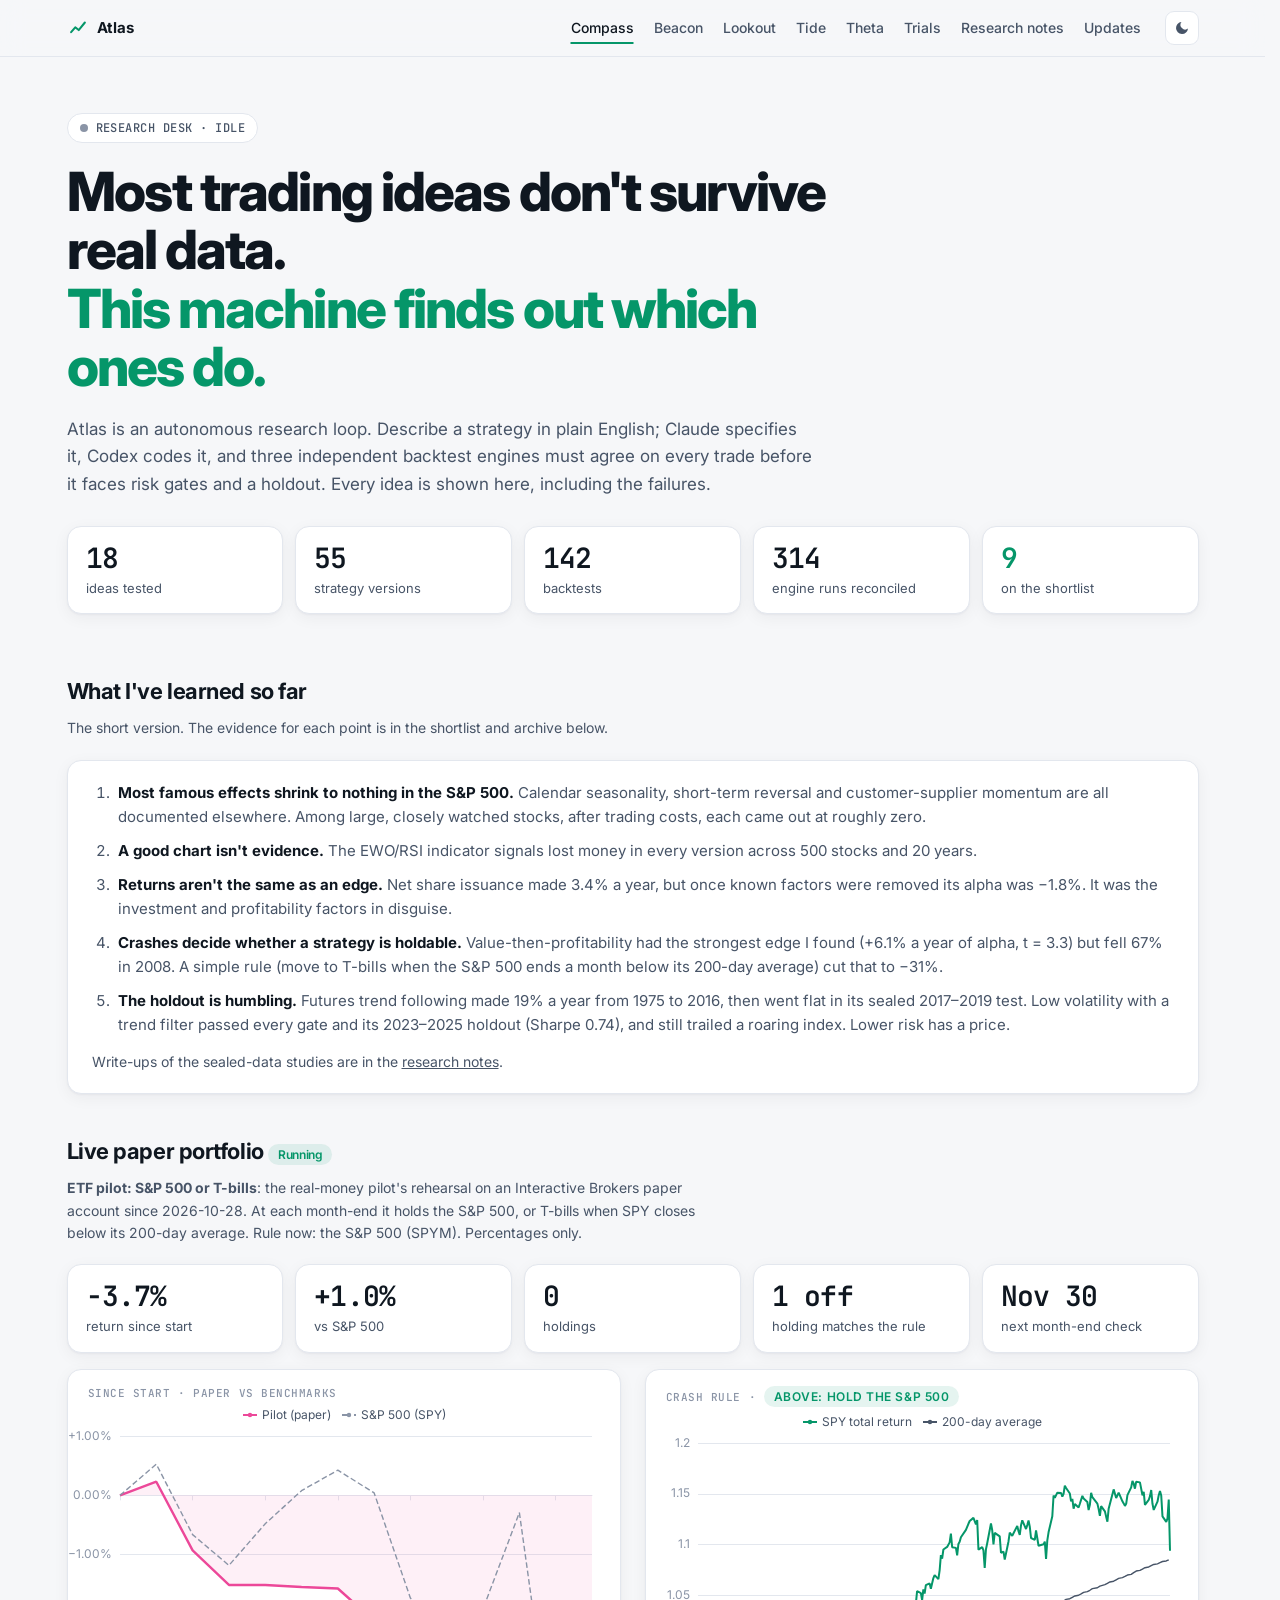
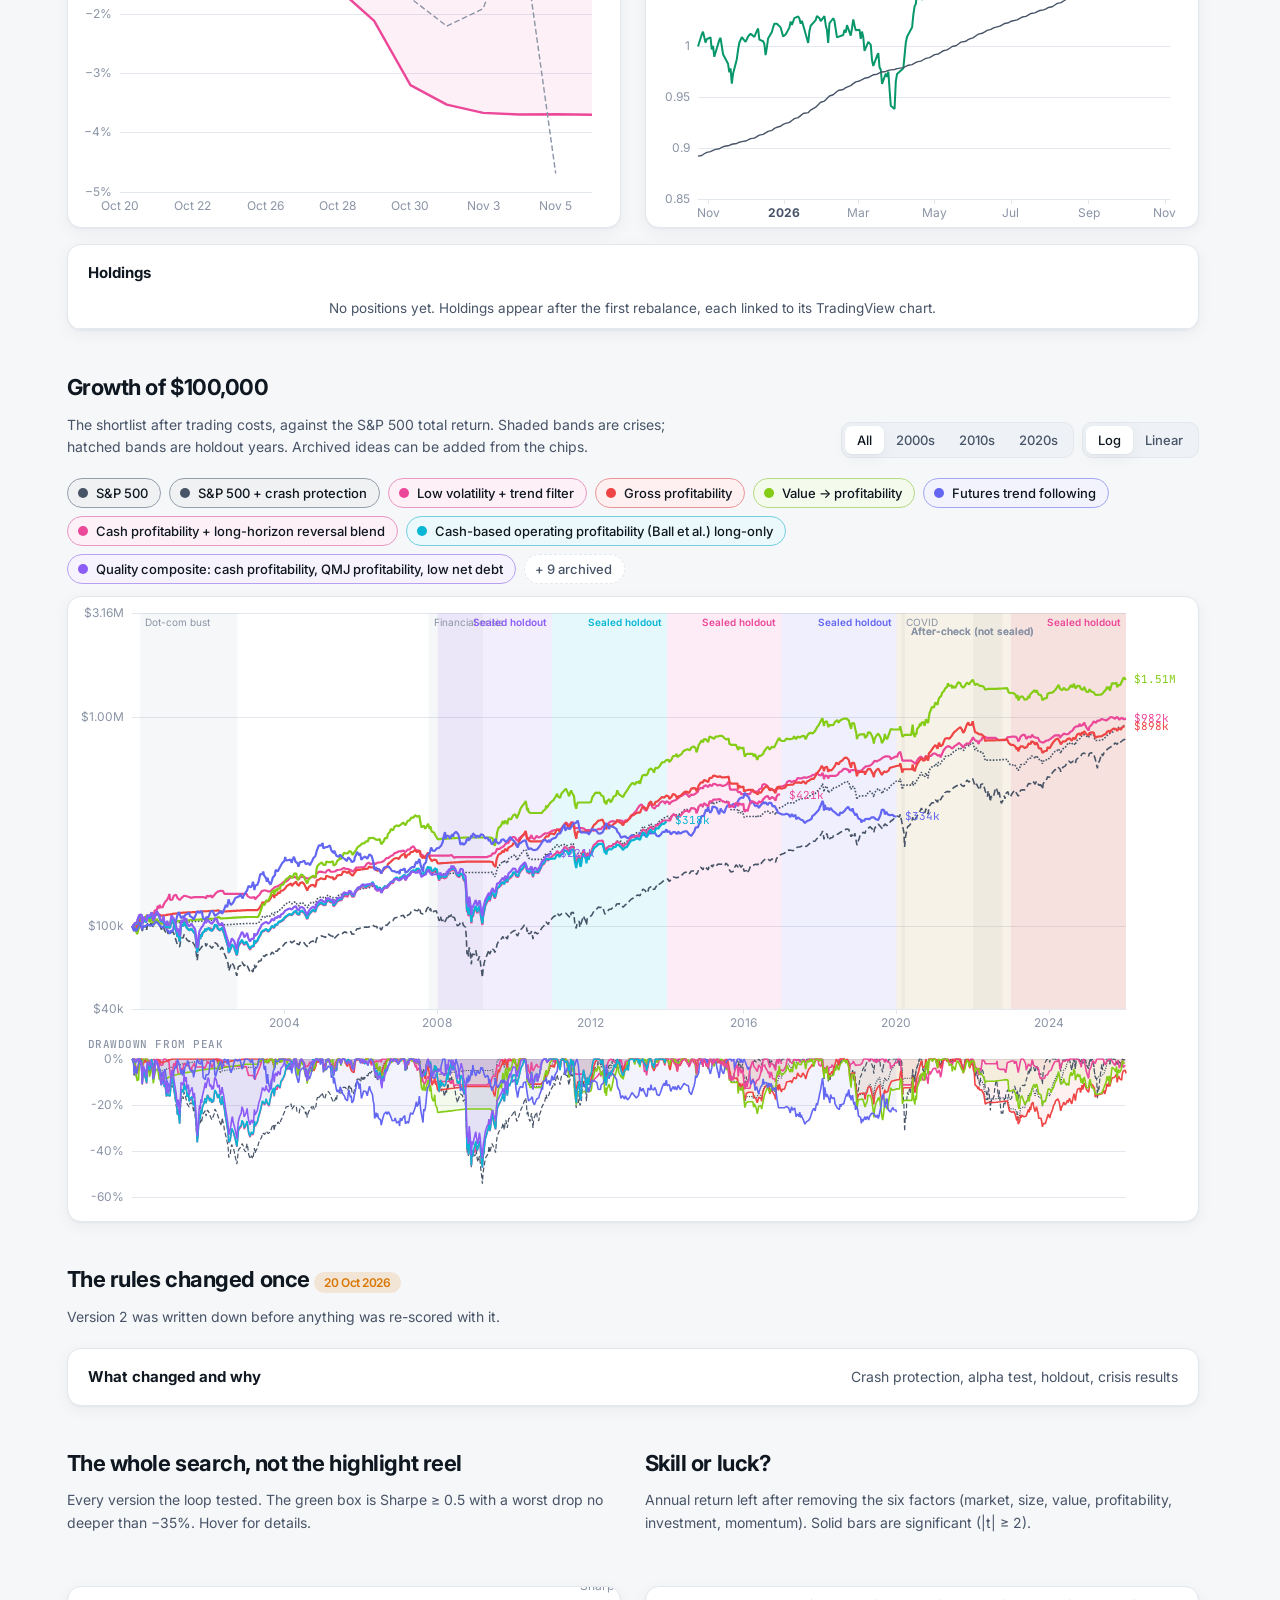
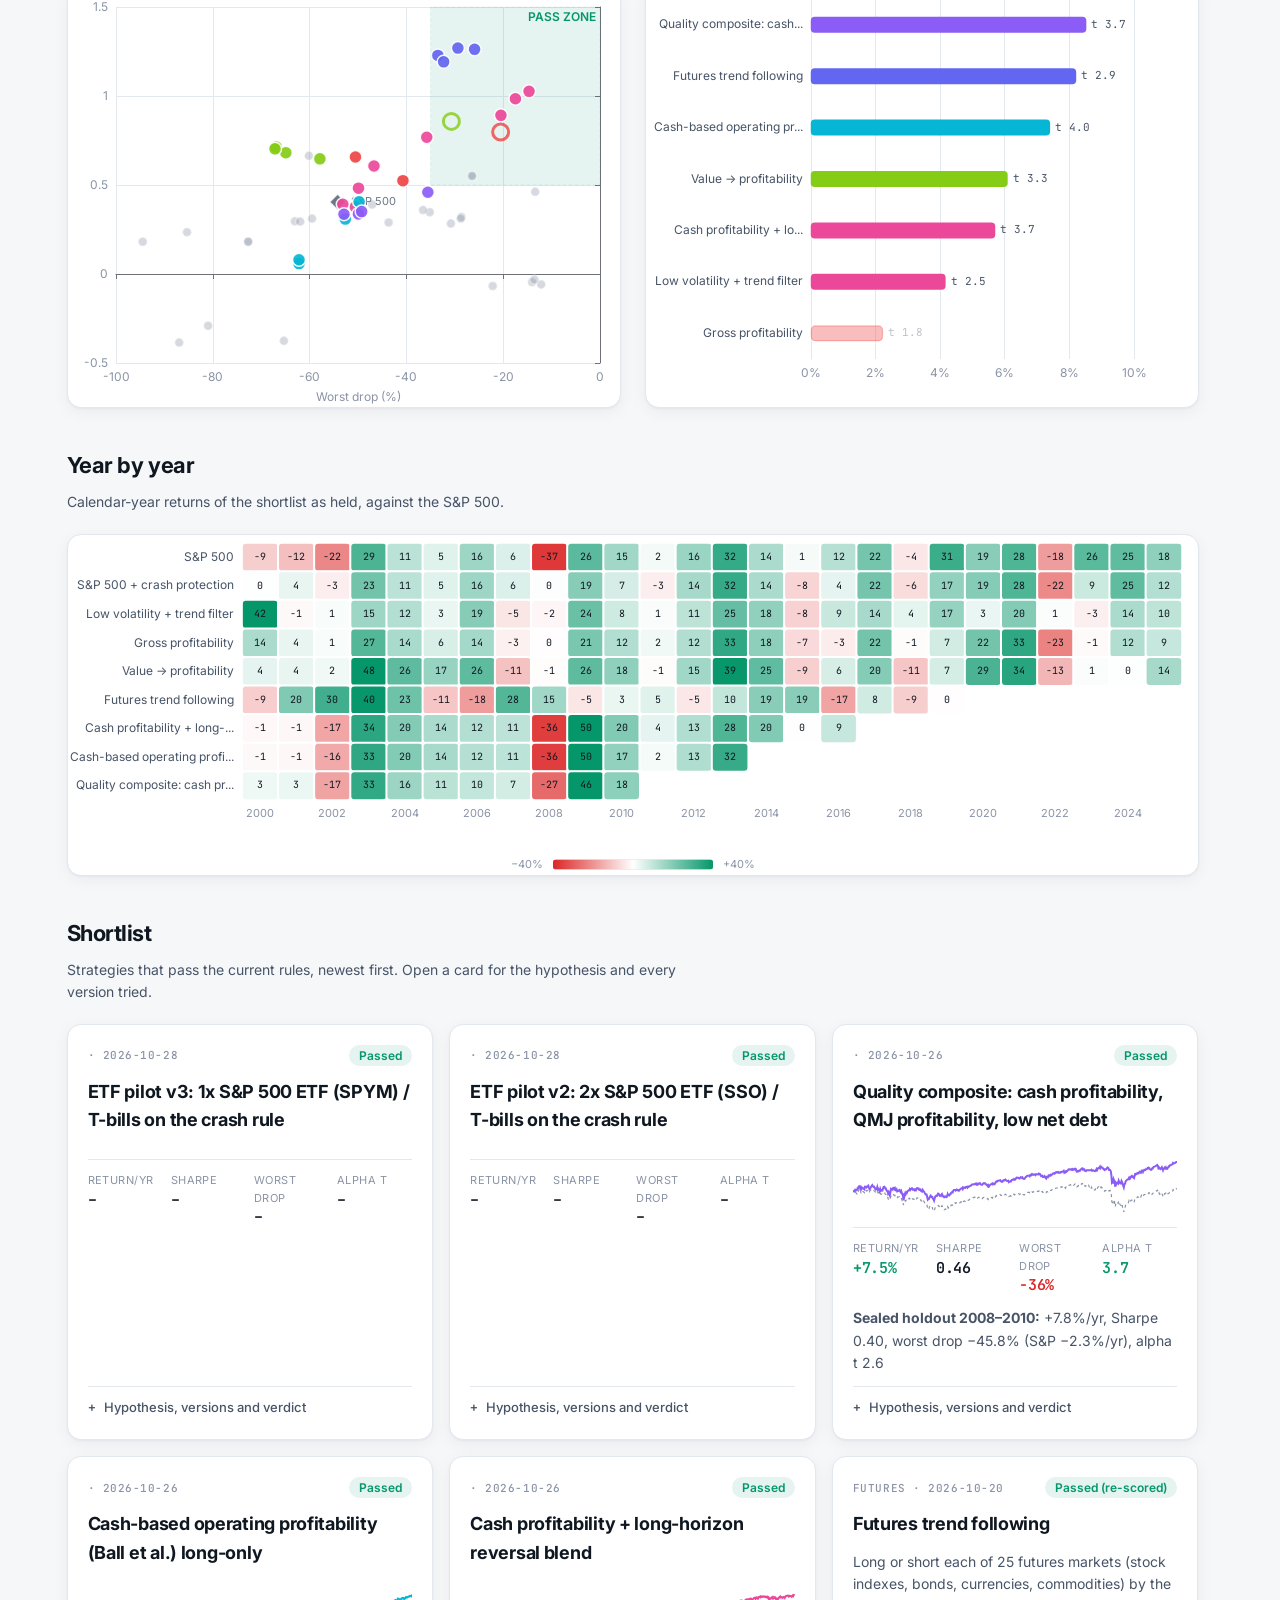
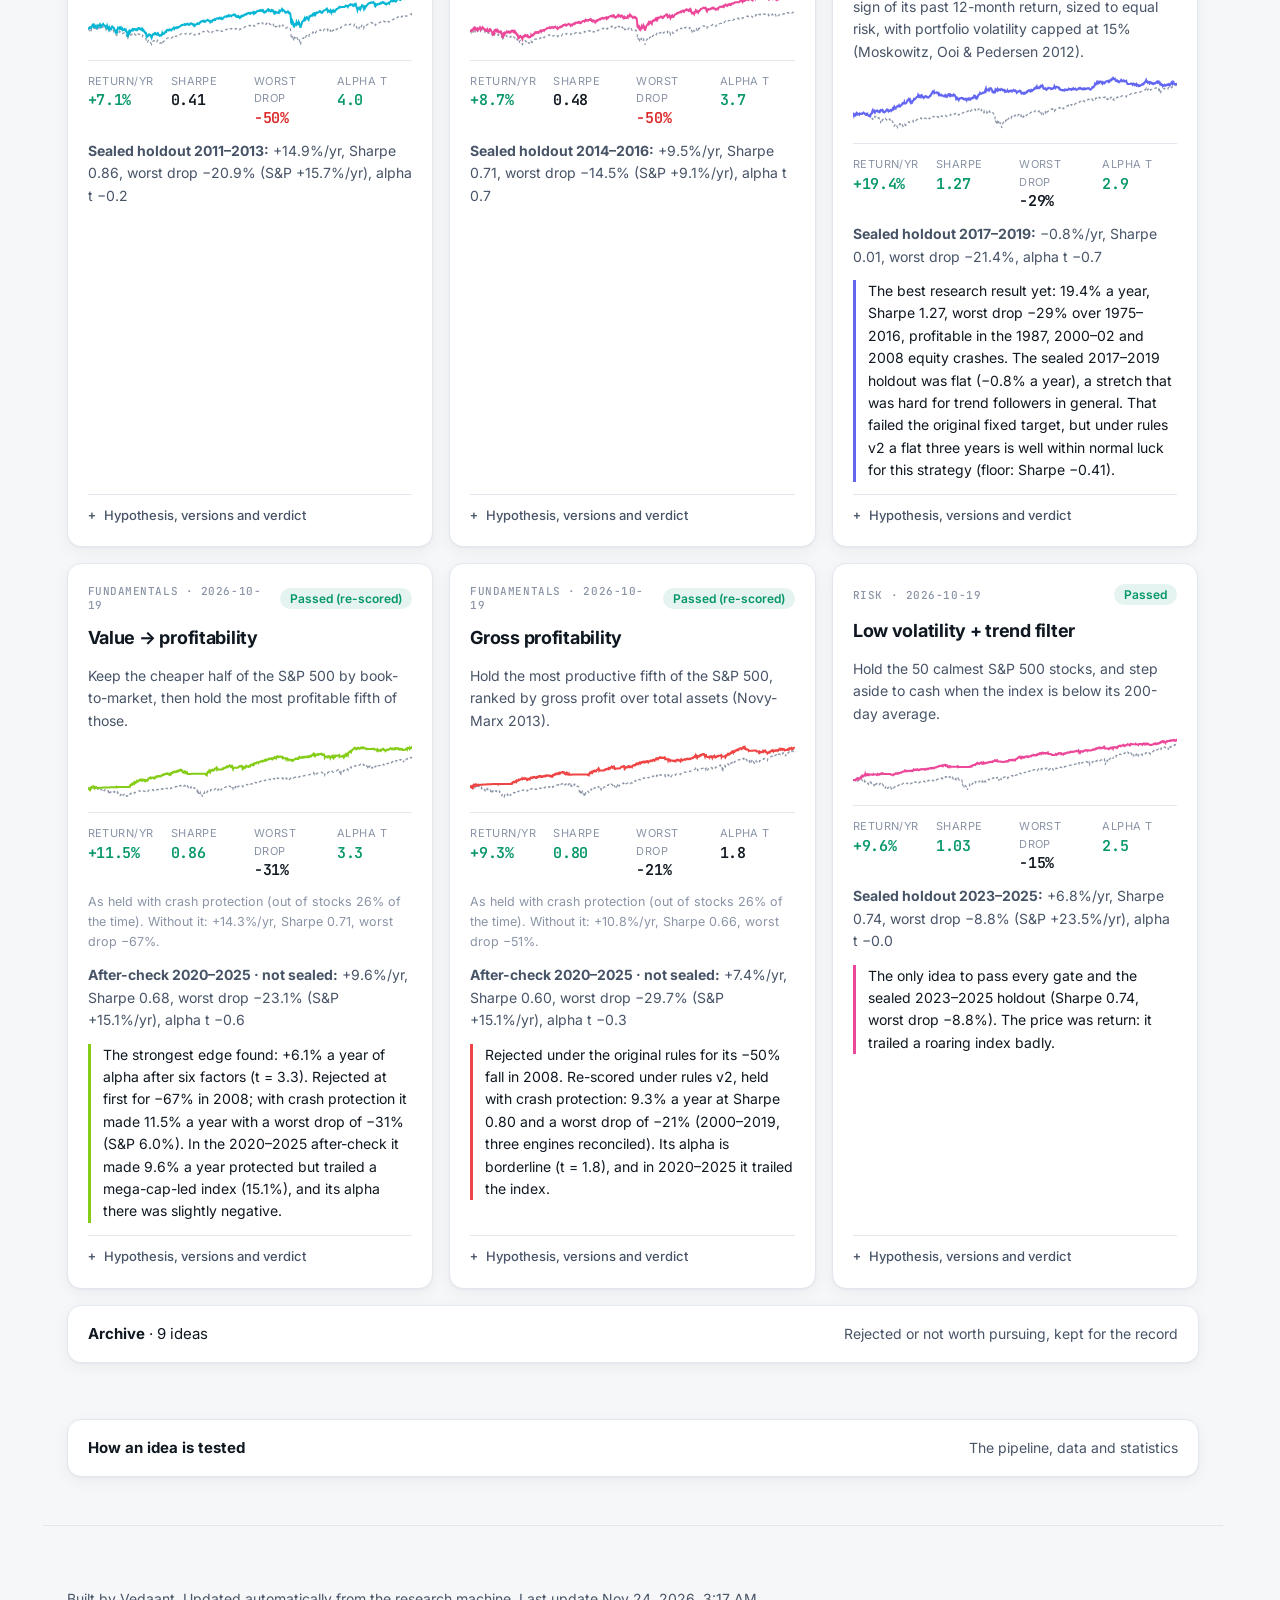
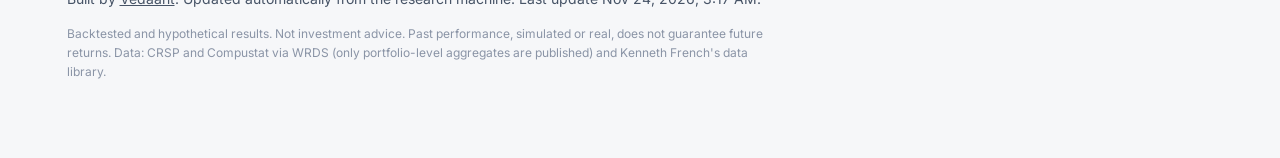
<file: index.html>
<!doctype html>
<html lang="en">
<head>
<meta charset="utf-8">
<meta name="viewport" content="width=device-width,initial-scale=1">
<title>Atlas Research Desk</title>
<meta name="description" content="An autonomous research loop that tests systematic S&amp;P 500 strategies on survivorship-free data, three reconciling backtest engines and recorded historical evaluations.">
<meta property="og:title" content="Atlas Research Desk">
<meta property="og:description" content="Every trading idea tested, including the ones that failed, against the S&amp;P 500.">
<link rel="icon" href="data:image/svg+xml,%3Csvg xmlns='http://www.w3.org/2000/svg' viewBox='0 0 32 32'%3E%3Crect width='32' height='32' rx='8' fill='%230f1720'/%3E%3Cpath d='M6 22l6-7 5 4 9-11' stroke='%2334d399' stroke-width='3' fill='none' stroke-linecap='round' stroke-linejoin='round'/%3E%3C/svg%3E">
<link rel="preconnect" href="https://fonts.googleapis.com">
<link rel="preconnect" href="https://fonts.gstatic.com" crossorigin>
<link href="https://fonts.googleapis.com/css2?family=Inter:wght@400;500;600;700;800&family=JetBrains+Mono:wght@400;500&display=swap" rel="stylesheet">
<link rel="stylesheet" href="site.css?v=e9d3e89eff">
<link rel="stylesheet" href="research.css?v=1adaa0968d">
<script src="theme.js?v=d756ea93c9"></script>
</head>
<body>
<header class="nav">
  <div class="wrap nav-inner">
    <a class="brand" href="index.html"><svg viewBox="0 0 32 32" aria-hidden="true"><path d="M6 22l6-7 5 4 9-11"/></svg>Atlas</a>
    <nav aria-label="Main navigation">
      <a href="index.html" aria-current="page">Compass</a>
      <a href="beacon.html">Beacon</a>
      <a href="lookout.html">Lookout</a>
      <a href="tide.html">Tide</a>
      <a href="theta.html">Theta</a>
      <a href="trials.html">Trials</a>
      <a href="notes.html">Research notes</a>
      <a href="updates.html">Updates</a>
    </nav>
    <button id="theme" class="icon-btn" aria-label="Toggle dark mode" title="Toggle theme">
      <svg viewBox="0 0 24 24" aria-hidden="true"><path d="M21 12.8A9 9 0 1 1 11.2 3a7 7 0 0 0 9.8 9.8z"/></svg>
    </button>
  </div>
</header>

<main id="top">
  <section class="hero wrap">
    <p class="eyebrow"><span id="live-dot" class="dot"></span><span id="live-text">Research desk</span></p>
    <h1>Most trading ideas don't survive real data.<br><span class="accent">This machine finds out which ones do.</span></h1>
    <p class="lede">Atlas is an autonomous research loop. Describe a strategy in plain English; Claude specifies it, Codex codes it, and three independent backtest engines must agree on every trade before it faces risk gates and a holdout. Every idea is shown here, including the failures.</p>
    <div class="stats" id="stats"></div>
  </section>

  <section id="learned" class="wrap section">
    <div class="section-head">
      <div>
        <h2>What I've learned so far</h2>
        <p class="sub">The short version. The evidence for each point is in the shortlist and archive below.</p>
      </div>
    </div>
    <div class="panel learned">
      <ol>
        <li><b>Most famous effects shrink to nothing in the S&amp;P 500.</b> Calendar seasonality, short-term reversal and customer-supplier momentum are all documented elsewhere. Among large, closely watched stocks, after trading costs, each came out at roughly zero.</li>
        <li><b>A good chart isn't evidence.</b> The EWO/RSI indicator signals lost money in every version across 500 stocks and 20 years.</li>
        <li><b>Returns aren't the same as an edge.</b> Net share issuance made 3.4% a year, but once known factors were removed its alpha was −1.8%. It was the investment and profitability factors in disguise.</li>
        <li><b>Crashes decide whether a strategy is holdable.</b> Value-then-profitability had the strongest edge I found (+6.1% a year of alpha, t = 3.3) but fell 67% in 2008. A simple rule (move to T-bills when the S&amp;P 500 ends a month below its 200-day average) cut that to −31%.</li>
        <li><b>The holdout is humbling.</b> Futures trend following made 19% a year from 1975 to 2016, then went flat in its sealed 2017–2019 test. Low volatility with a trend filter passed every gate and its 2023–2025 holdout (Sharpe 0.74), and still trailed a roaring index. Lower risk has a price.</li>
      </ol>
      <p class="sub">Write-ups of the sealed-data studies are in the <a href="notes.html">research notes</a>.</p>
    </div>
  </section>

  <section id="live" class="wrap section">
    <div class="section-head">
      <div>
        <h2>Live paper portfolio <span id="paper-badge" class="badge Running">Not started</span></h2>
        <p class="sub" id="paper-sub">The strategy that passed its holdout, running forward on an Interactive Brokers paper account. Returns and weights only.</p>
      </div>
    </div>
    <div id="paper-kpis" class="stats"></div>
    <div class="grid-2 live-grid">
      <div class="panel"><div class="chart-label pad-top">Since start · paper vs benchmarks</div><div id="paper-growth" class="chart chart-mid"></div></div>
      <div class="panel"><div class="chart-label pad-top" id="trend-label">Market filter</div><div id="trend" class="chart chart-mid"></div></div>
    </div>
    <div class="panel holdings-panel">
      <div class="holdings-head"><h3>Holdings</h3><span class="sub" id="holdings-note"></span></div>
      <div class="table-wrap"><table class="holdings" id="holdings"></table></div>
    </div>
  </section>

  <section id="performance" class="wrap section">
    <div class="section-head">
      <div>
        <h2>Growth of $100,000</h2>
        <p class="sub">The shortlist after trading costs, against the S&amp;P 500 total return. Shaded bands are crises; hatched bands are holdout years. Archived ideas can be added from the chips.</p>
      </div>
      <div class="controls">
        <div class="seg" id="range">
          <button data-range="all" class="on">All</button>
          <button data-range="2000-2009">2000s</button>
          <button data-range="2010-2019">2010s</button>
          <button data-range="2020-2025">2020s</button>
        </div>
        <div class="seg" id="scale">
          <button data-scale="log" class="on">Log</button>
          <button data-scale="value">Linear</button>
        </div>
      </div>
    </div>
    <div class="chips" id="chips"></div>
    <div class="panel">
      <div id="growth" class="chart chart-tall"></div>
      <div class="chart-label">Drawdown from peak</div>
      <div id="drawdown" class="chart chart-short"></div>
    </div>
  </section>

  <section id="rules" class="wrap section">
    <div class="section-head">
      <div>
        <h2>The rules changed once <span class="badge Running">20 Oct 2026</span></h2>
        <p class="sub">Version 2 was written down before anything was re-scored with it.</p>
      </div>
    </div>
    <details class="panel archive"><summary><span><b>What changed and why</b></span><span class="sub">Crash protection, alpha test, holdout, crisis results</span></summary>
    <div class="pad">
    <p class="sub">The original rules rejected any stock strategy that fell more than 35%, which meant any strategy invested through 2008, and asked three holdout years to clear a fixed Sharpe target.</p>
    <div class="grid-3 guard">
      <div class="panel pad"><h3>Crash protection</h3><p>A long stock strategy may be held with one fixed rule: if the S&amp;P 500 ends a month below its 200-day average, move to T-bills until a month ends back above it. The −35% limit applies to the portfolio as held. The rule is never tuned per strategy.</p></div>
      <div class="panel pad"><h3>An edge of its own</h3><p>The rule alone makes the index look good, so a strategy must also beat the six-factor model on its own picks (alpha t-stat ≥ 1.5), measured without protection. Holding the index with the rule cannot pass.</p></div>
      <div class="panel pad"><h3>Holdout: did it break?</h3><p>The later years fail a strategy only when it does clearly worse than its research predicted; a pass can still include losing years. A pass means paper trading, not proof: no strategy kept a factor edge after its research years.</p></div>
    </div>
    <div class="grid-2 rules-grid">
      <div class="panel pad"><h3>Does stepping aside in a crash work?</h3><div id="cp-kpis" class="kpi-row"></div><p class="note" id="cp-note"></p></div>
      <div class="panel pad"><h3>Through each crisis</h3><div class="table-wrap"><table class="versions" id="episodes"></table></div><p class="note">Bonds rallied in 2000–02 and 2008 but fell with stocks in 2022, so the rules use T-bills.</p></div>
    </div>
    </div></details>
  </section>

  <section id="search" class="wrap section">
    <div class="grid-2">
      <div>
        <div class="section-head compact">
          <div>
            <h2>The whole search, not the highlight reel</h2>
            <p class="sub">Every version the loop tested. The green box is Sharpe ≥ 0.5 with a worst drop no deeper than −35%. Hover for details.</p>
          </div>
        </div>
        <div class="panel"><div id="scatter" class="chart chart-mid"></div></div>
      </div>
      <div>
        <div class="section-head compact">
          <div>
            <h2>Skill or luck?</h2>
            <p class="sub">Annual return left after removing the six factors (market, size, value, profitability, investment, momentum). Solid bars are significant (|t| ≥ 2).</p>
          </div>
        </div>
        <div class="panel"><div id="alpha" class="chart chart-mid"></div></div>
      </div>
    </div>
  </section>

  <section class="wrap section">
    <div class="section-head">
      <div>
        <h2>Year by year</h2>
        <p class="sub">Calendar-year returns of the shortlist as held, against the S&amp;P 500.</p>
      </div>
    </div>
    <div class="panel"><div id="heatmap-wrap"><div id="heatmap" class="chart"></div></div></div>
  </section>

  <section id="strategies" class="wrap section">
    <div class="section-head">
      <div>
        <h2>Shortlist</h2>
        <p class="sub">Strategies that pass the current rules, newest first. Open a card for the hypothesis and every version tried.</p>
      </div>
    </div>
    <div class="cards" id="cards"></div>
    <details class="panel archive" id="archive">
      <summary><span><b>Archive</b> · <span id="archive-count"></span></span><span class="sub">Rejected or not worth pursuing, kept for the record</span></summary>
      <div class="table-wrap"><table class="versions archive-table" id="archive-table"></table></div>
    </details>
  </section>

  <section id="method" class="wrap section">
    <details class="panel archive"><summary><span><b>How an idea is tested</b></span><span class="sub">The pipeline, data and statistics</span></summary>
    <div class="pad">
    <ol class="pipeline">
      <li><b>Describe</b><span>A strategy in plain English, with the reason it should work.</span></li>
      <li><b>Formalize</b><span>Claude writes a precise spec: universe, signals, timing, sizing, exits.</span></li>
      <li><b>Implement</b><span>Codex writes the code. A validator replays it on synthetic markets to catch lookahead.</span></li>
      <li><b>Backtest ×3</b><span>A reference engine, vectorbt and NautilusTrader must reconcile on the same orders.</span></li>
      <li><b>Critique</b><span>Claude and Codex each propose falsifiable fixes. At most two rounds, and every version is counted.</span></li>
      <li><b>Gates</b><span>Sharpe ≥ 0.5 and worst drop ≥ −35% as held, a six-factor alpha t ≥ 1.5, then doubled costs and nearby settings (Sharpe ≥ 0.3).</span></li>
      <li><b>Holdout</b><span>A separate stretch of history checks that the result did not break. Years already looked at never count as fresh evidence again.</span></li>
      <li><b>Paper</b><span>Survivors trade on an Interactive Brokers paper account before any real money.</span></li>
    </ol>
    <div class="grid-3 guard">
      <div class="panel pad"><h3>Data timing and revisions</h3><p>CRSP daily prices including delisted companies and delisting returns, point-in-time S&amp;P 500 membership, and Compustat fundamentals used with availability lags. Waiting for the report date does not undo later corrections, so these numbers may not be exactly what was first published. The <a href="annual.html">annual research page</a> lists its own data limits.</p></div>
      <div class="panel pad"><h3>Realistic execution</h3><p>Decisions are made at the close and filled at the next open. Costs include commissions, the quoted spread, size-based market impact and a borrow fee on shorts. Cash earns no interest, which understates hedged strategies.</p></div>
      <div class="panel pad"><h3>Honest statistics</h3><p>Pass/fail rules are set before results are seen. They changed once (version 2, above), written down before any re-scoring, and re-scored verdicts are labelled. Alpha is measured against six factors and every version tried is recorded. The engine refuses to read data past the allowed date, and the annual study went further: its data was physically cut off at the end of 2019 and its code ran sandboxed.</p></div>
    </div>
    </div></details>
  </section>
</main>

<footer class="wrap footer">
  <p>Built by <a href="https://github.com/VedaantK">Vedaant</a>. Updated automatically from the research machine. <span id="generated"></span></p>
  <p class="fine">Backtested and hypothetical results. Not investment advice. Past performance, simulated or real, does not guarantee future returns. Data: CRSP and Compustat via WRDS (only portfolio-level aggregates are published) and Kenneth French's data library.</p>
</footer>

<script src="echarts.min.js?v=e84270bd0c"></script>
<script src="site.js?v=615af49113"></script>
</body>
</html>
</file>
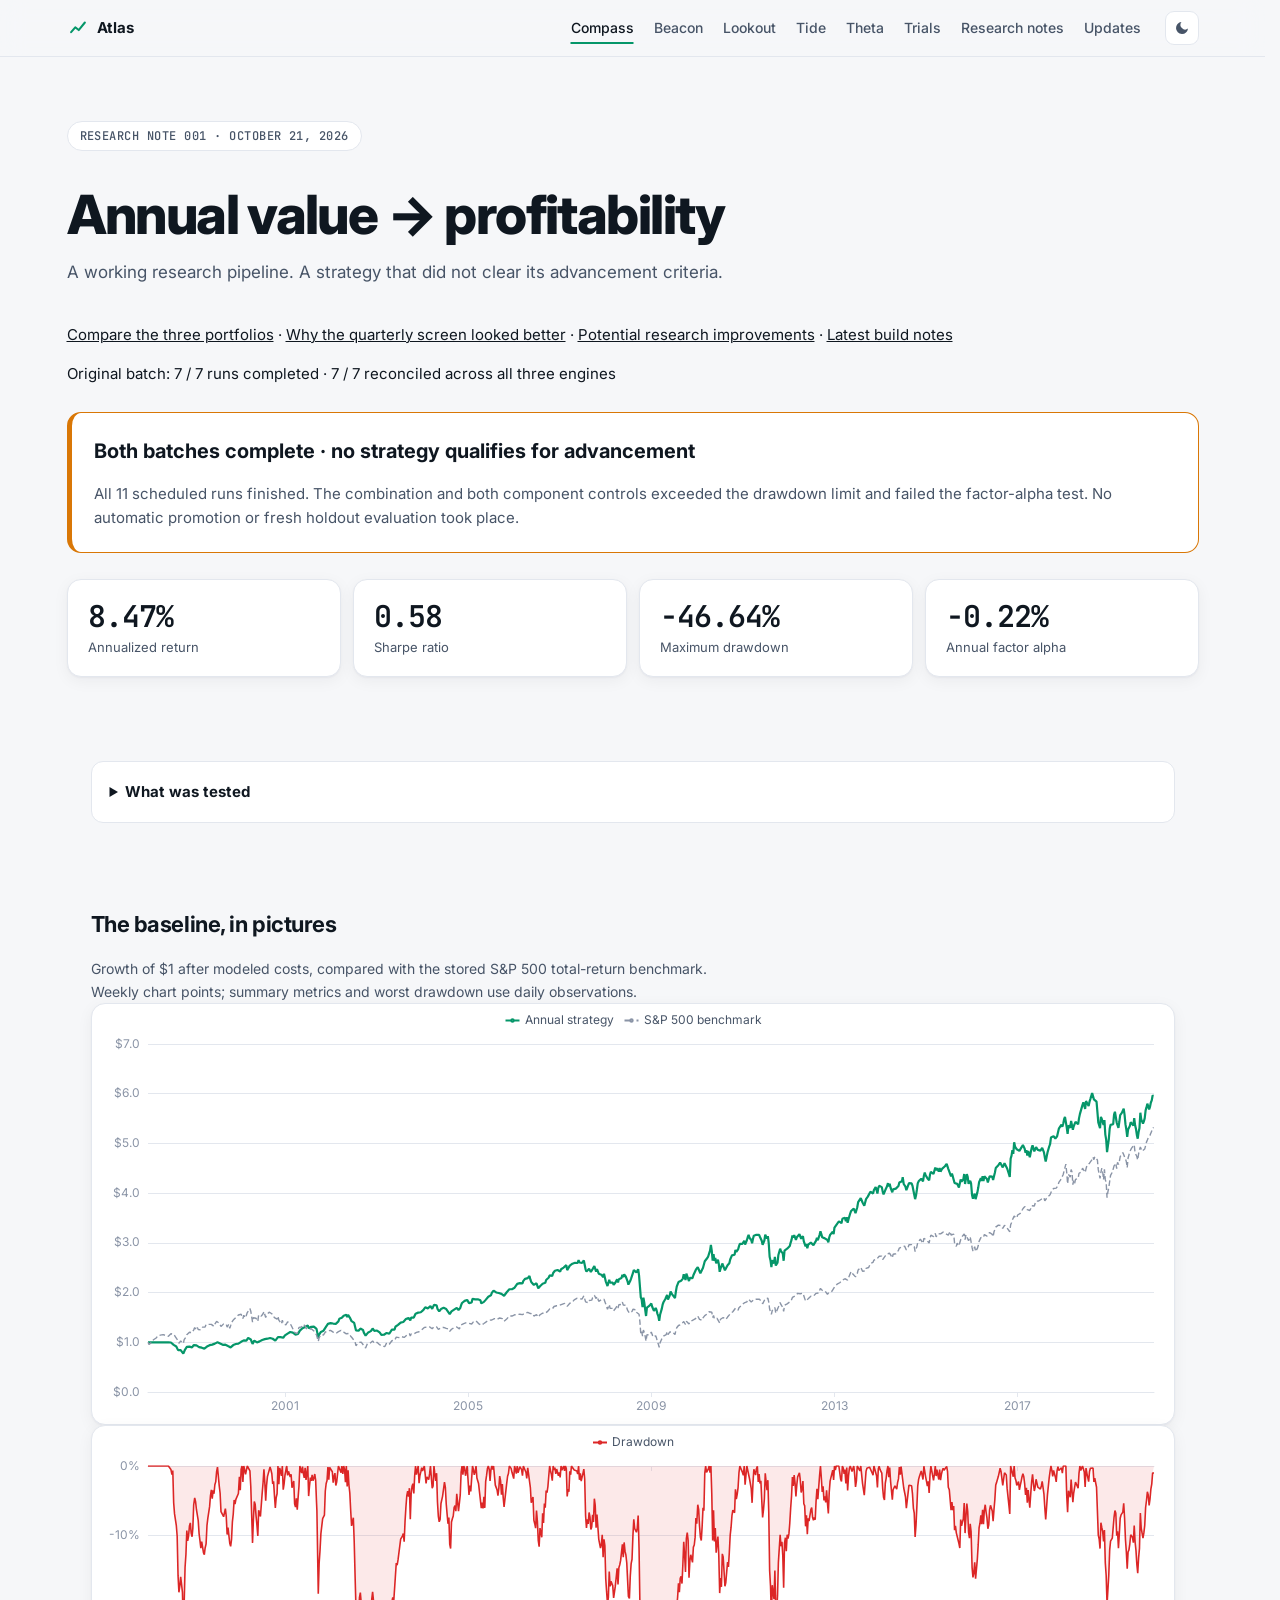
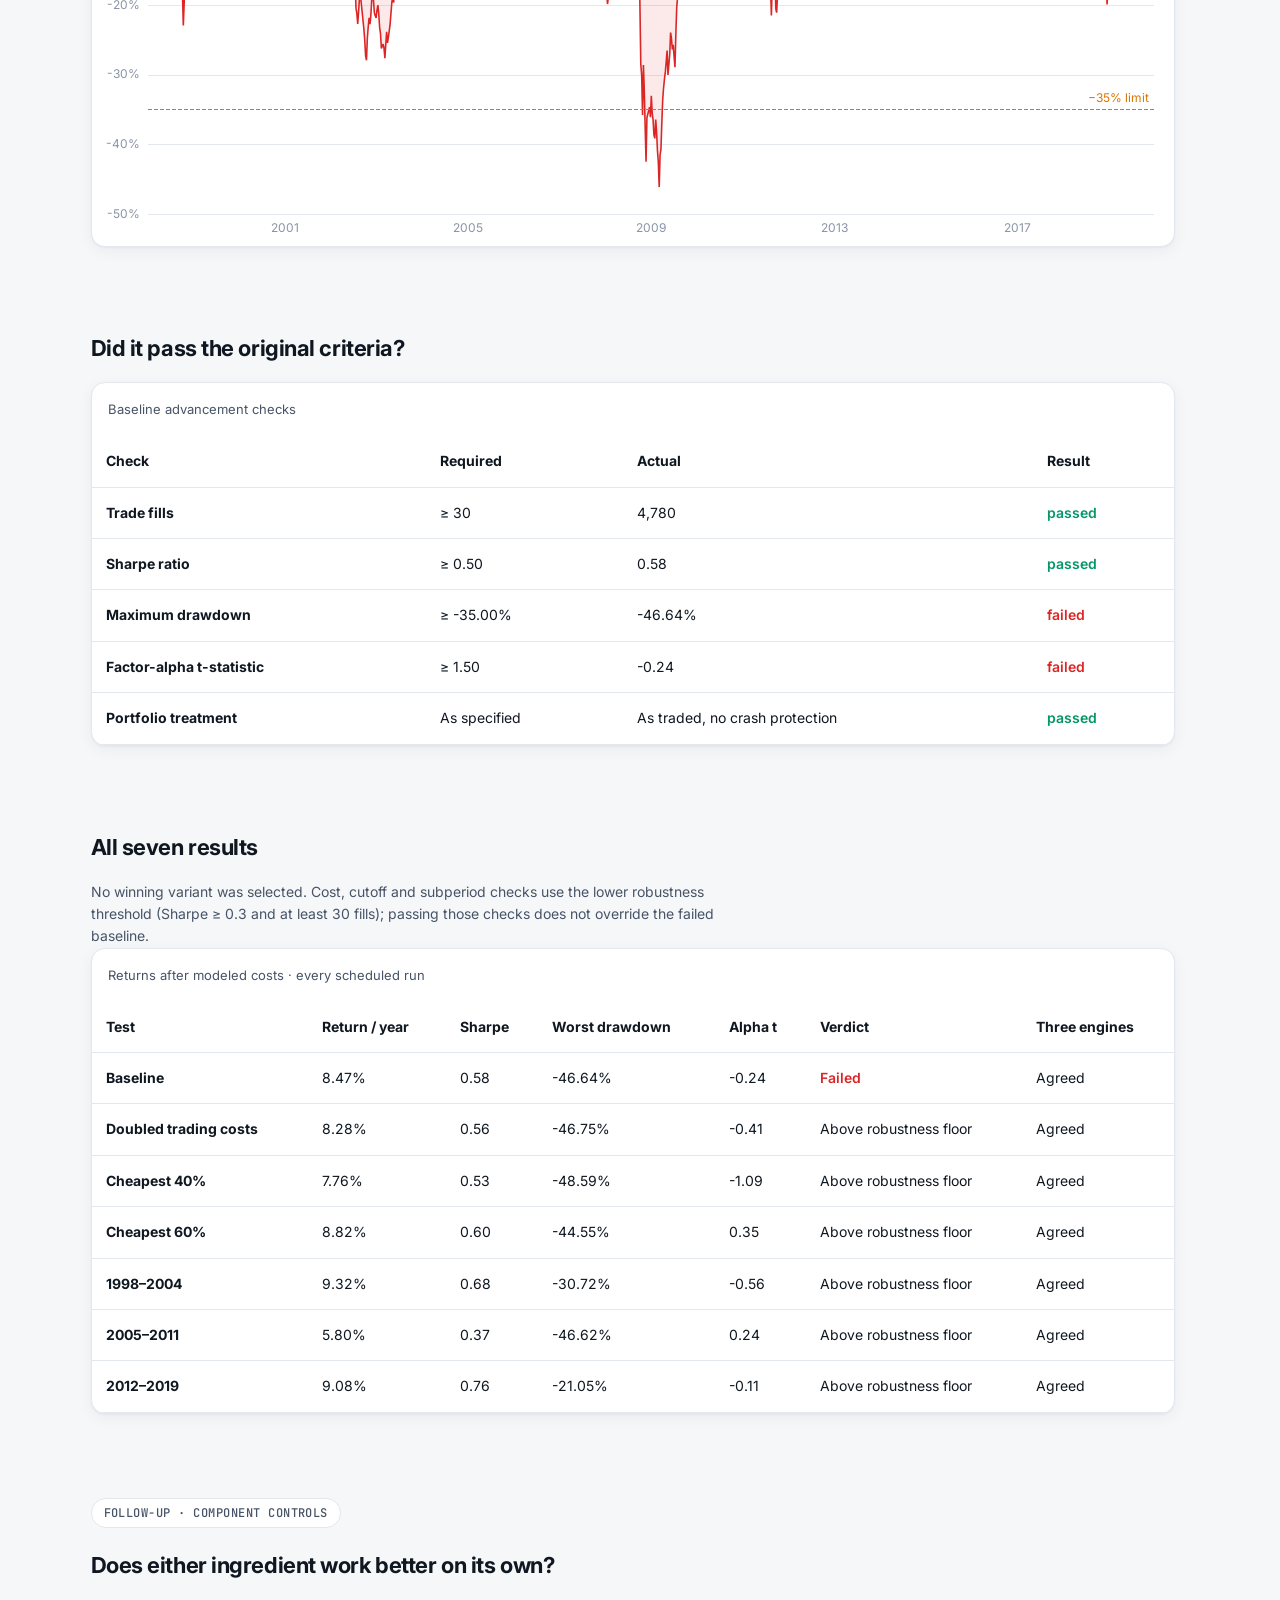
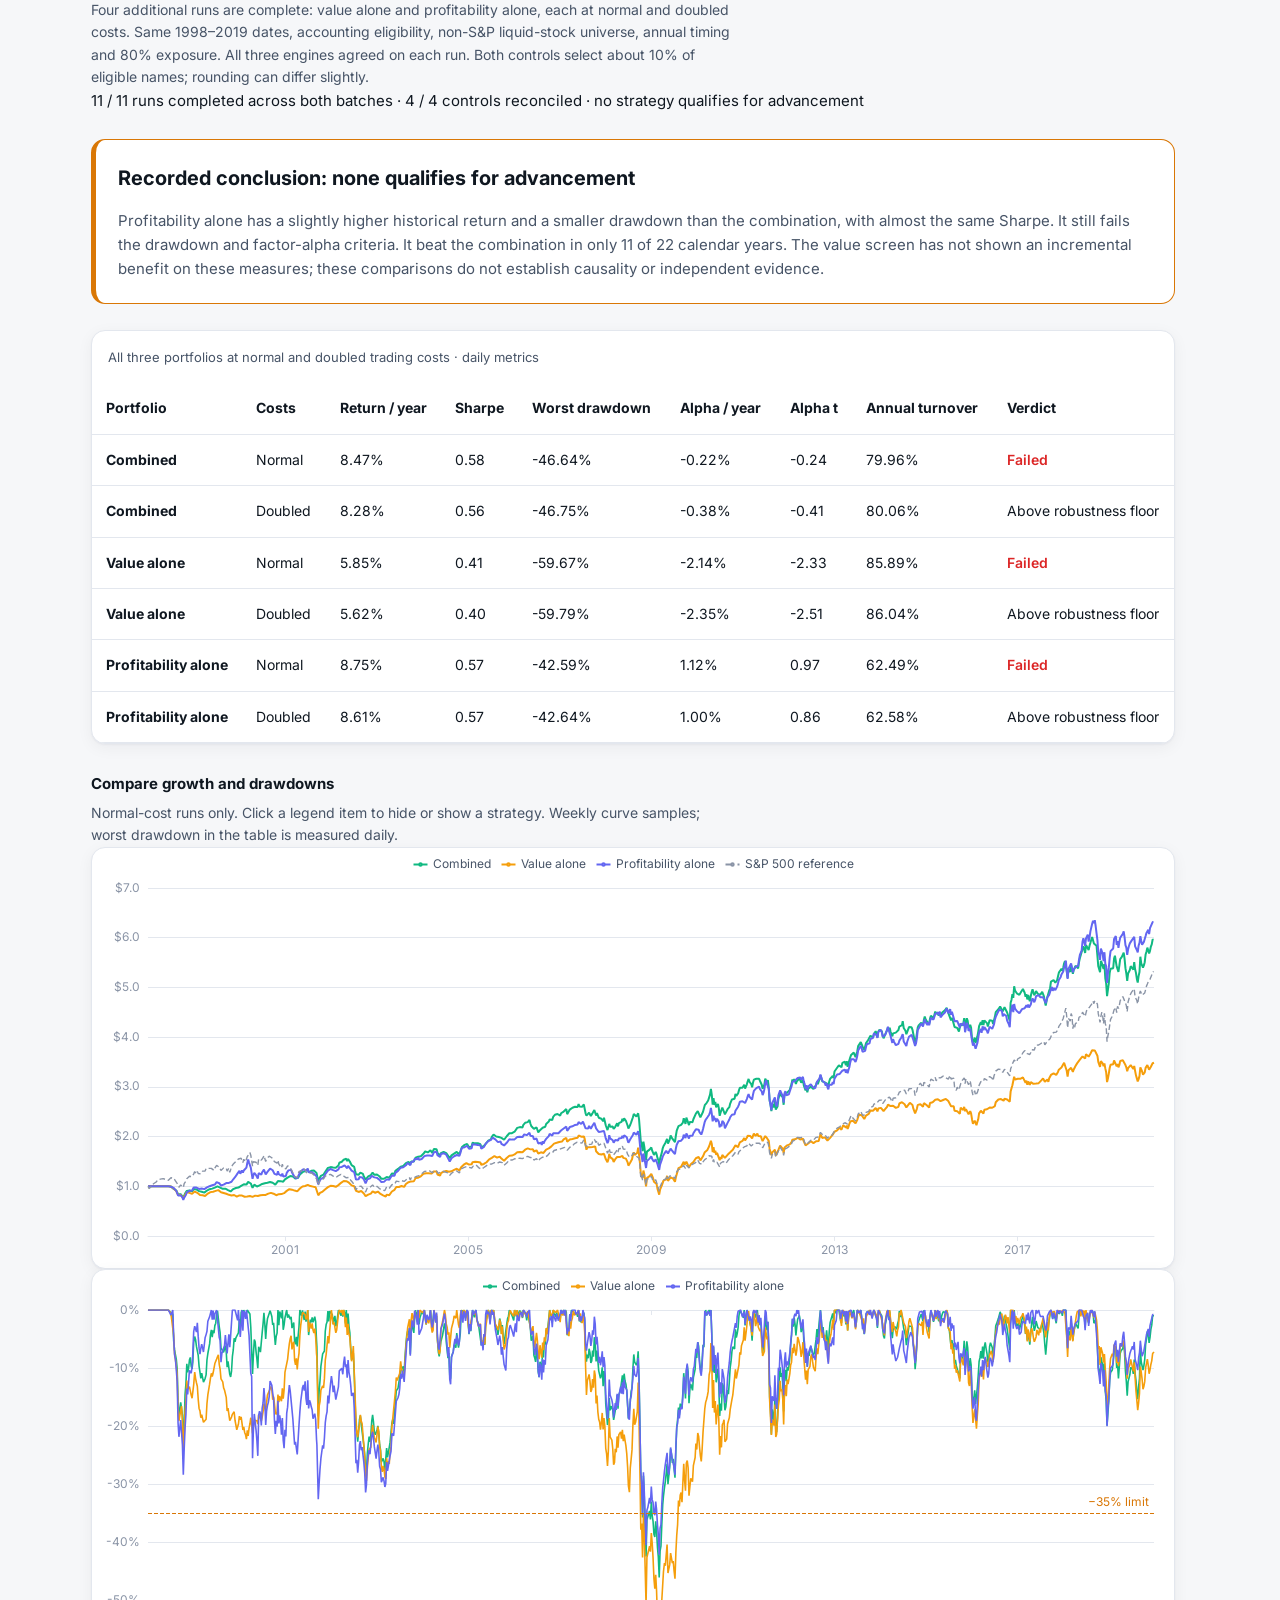
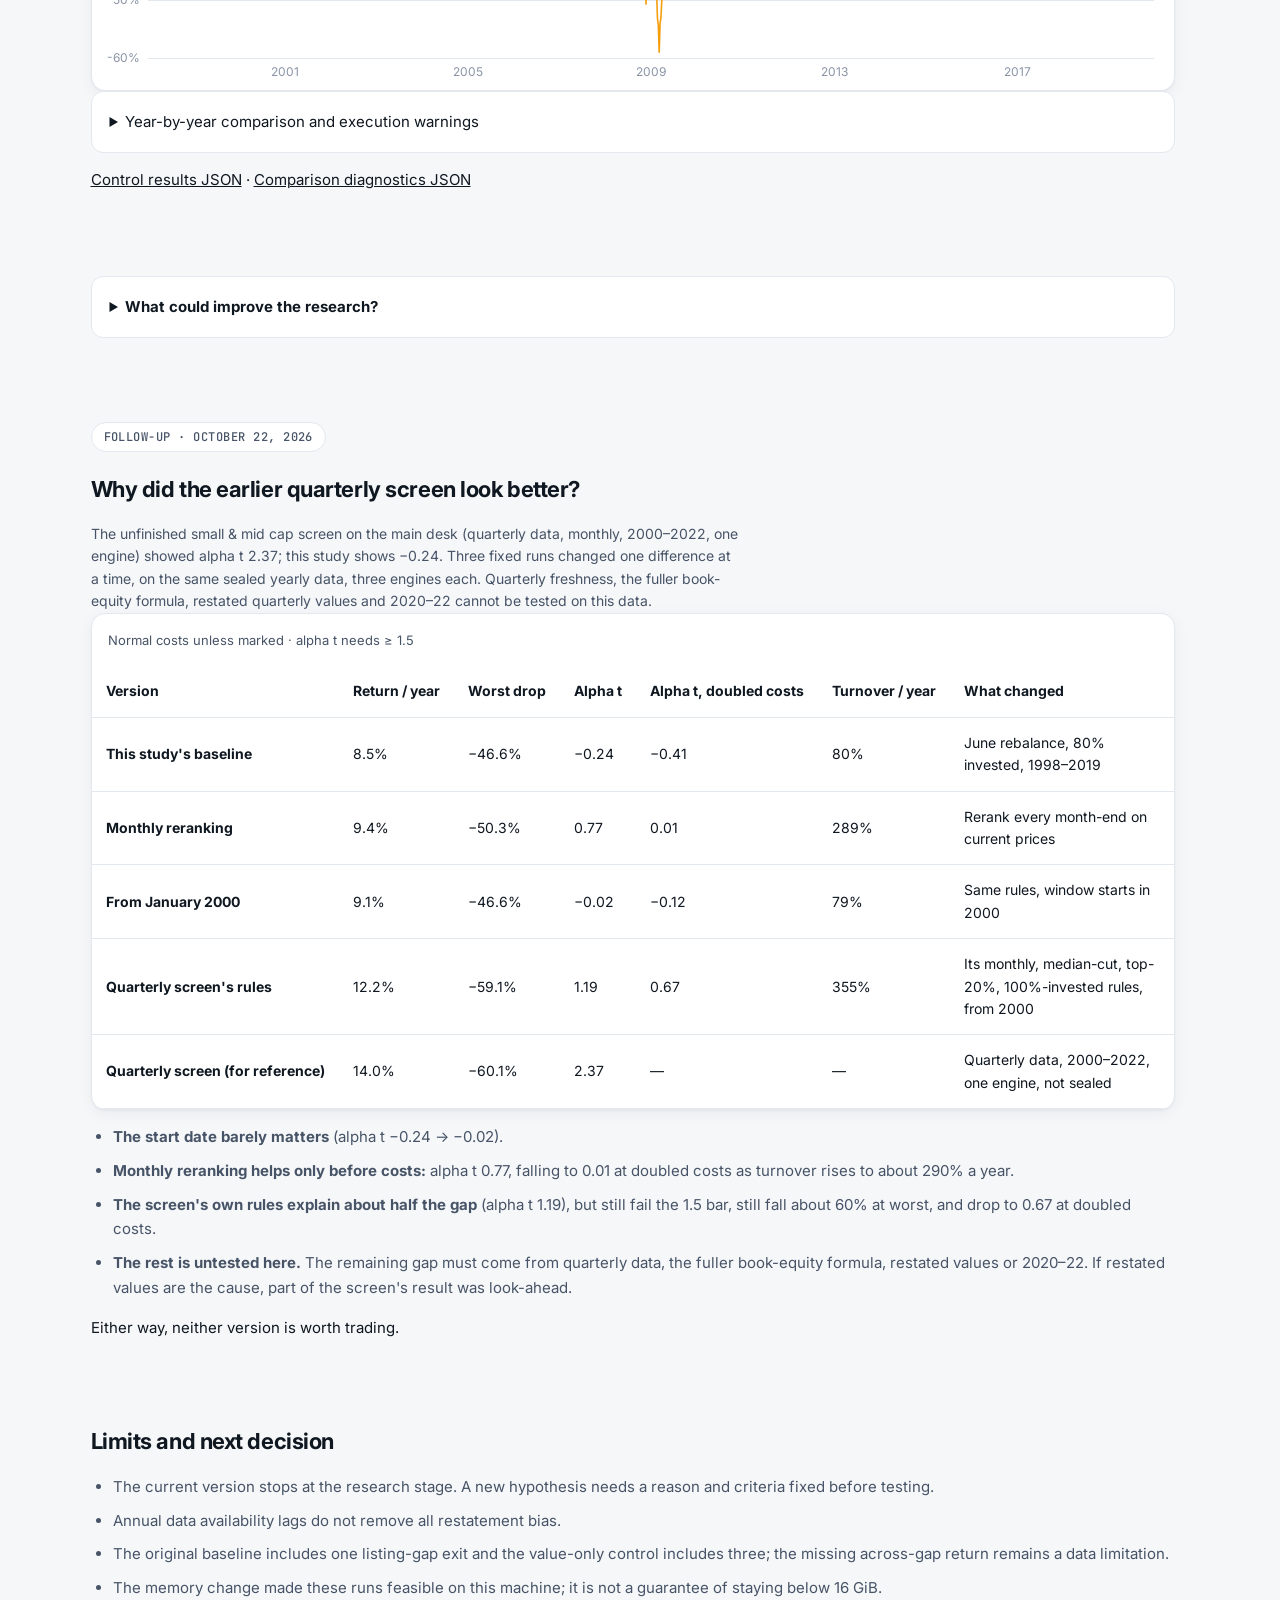
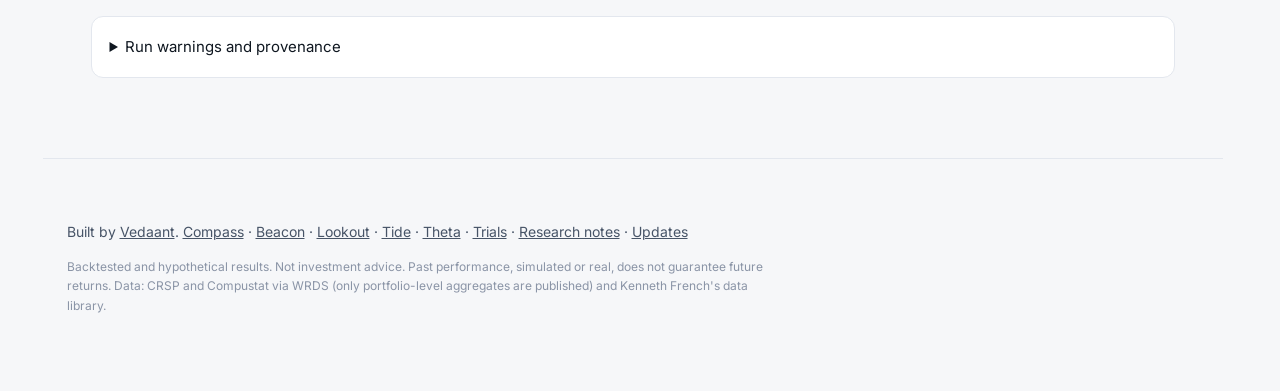
<file: annual.html>
<!doctype html>
<html lang="en">
<head>
<meta charset="utf-8">
<meta name="viewport" content="width=device-width,initial-scale=1">
<title>Annual value research · Atlas</title>
<meta name="description" content="Annual value-then-profitability research on US stocks outside the S&amp;P 500: every run, the component controls, charts and why nothing advanced.">
<meta property="og:title" content="Annual value research · Atlas">
<meta property="og:description" content="Annual value-then-profitability research on US stocks outside the S&amp;P 500: every run, the component controls, charts and why nothing advanced.">
<link rel="icon" href="data:image/svg+xml,%3Csvg xmlns='http://www.w3.org/2000/svg' viewBox='0 0 32 32'%3E%3Crect width='32' height='32' rx='8' fill='%230f1720'/%3E%3Cpath d='M6 22l6-7 5 4 9-11' stroke='%2334d399' stroke-width='3' fill='none' stroke-linecap='round' stroke-linejoin='round'/%3E%3C/svg%3E">
<link rel="preconnect" href="https://fonts.googleapis.com">
<link rel="preconnect" href="https://fonts.gstatic.com" crossorigin>
<link href="https://fonts.googleapis.com/css2?family=Inter:wght@400;500;600;700;800&family=JetBrains+Mono:wght@400;500&display=swap" rel="stylesheet">
<link rel="stylesheet" href="site.css?v=e9d3e89eff">
<link rel="stylesheet" href="research.css?v=1adaa0968d">
<script src="theme.js?v=d756ea93c9"></script>
</head>
<body>
<header class="nav">
  <div class="wrap nav-inner">
    <a class="brand" href="index.html"><svg viewBox="0 0 32 32" aria-hidden="true"><path d="M6 22l6-7 5 4 9-11"/></svg>Atlas</a>
    <nav aria-label="Main navigation">
      <a href="index.html" aria-current="page">Compass</a>
      <a href="beacon.html">Beacon</a>
      <a href="lookout.html">Lookout</a>
      <a href="tide.html">Tide</a>
      <a href="theta.html">Theta</a>
      <a href="trials.html">Trials</a>
      <a href="notes.html">Research notes</a>
      <a href="updates.html">Updates</a>
    </nav>
    <button id="theme" class="icon-btn" aria-label="Toggle dark mode" title="Toggle theme">
      <svg viewBox="0 0 24 24" aria-hidden="true"><path d="M21 12.8A9 9 0 1 1 11.2 3a7 7 0 0 0 9.8 9.8z"/></svg>
    </button>
  </div>
</header>
<main class="wrap research-page">
<p class="eyebrow">RESEARCH NOTE 001 · OCTOBER 21, 2026</p><h1>Annual value → profitability</h1><p class="lede">A working research pipeline. A strategy that did not clear its advancement criteria.</p>
<p><a href="#comparison">Compare the three portfolios</a> · <a href="#attribution">Why the quarterly screen looked better</a> · <a href="#improvements">Potential research improvements</a> · <a href="updates.html#component-review">Latest build notes</a></p>
<div id="research-status" role="status" aria-live="polite">Loading verified results…</div>
<div class="decision"><strong>Both batches complete · no strategy qualifies for advancement</strong><p>All 11 scheduled runs finished. The combination and both component controls exceeded the drawdown limit and failed the factor-alpha test. No automatic promotion or fresh holdout evaluation took place.</p></div>
<div id="annual-kpis" class="stats"></div>
<section class="section"><details><summary><b>What was tested</b></summary><div class="grid-2"><div class="panel pad"><h3>The strategy</h3><ul><li>US liquid stocks outside the historical S&amp;P 500.</li><li>Keep the cheaper half by common book equity / market value.</li><li>Buy the most profitable fifth of those, ranked by gross profit / assets.</li><li>Rebalance each June; equal weights, 80% target gross exposure.</li><li>Use the prior calendar year's fiscal-year data; trade at the next open.</li></ul></div><div class="panel pad"><h3>How to read this evidence</h3><ul><li>1998–2019 historical research; the baseline had already been examined.</li><li>Annual Compustat data may contain later revisions.</li><li>Three subperiod tests restart from cash with fixed settings; they are not fresh out-of-sample forecasts.</li><li>Older S&amp;P-only results on the main desk are separate experiments with different data and rules.</li></ul></div></div></details></section>
<section class="section"><h2>The baseline, in pictures</h2><p class="sub">Growth of $1 after modeled costs, compared with the stored S&amp;P 500 total-return benchmark. Weekly chart points; summary metrics and worst drawdown use daily observations.</p><div class="panel"><div id="annual-growth" class="chart chart-mid" role="img" aria-label="Baseline and benchmark growth"></div></div><div class="panel"><div id="annual-drawdown" class="chart chart-mid" role="img" aria-label="Baseline drawdown and the 35 percent limit"></div></div></section>
<section class="section"><h2>Did it pass the original criteria?</h2><div class="panel table-wrap"><table id="annual-gates"><caption>Baseline advancement checks</caption></table></div></section>
<section class="section"><h2>All seven results</h2><p class="sub">No winning variant was selected. Cost, cutoff and subperiod checks use the lower robustness threshold (Sharpe ≥ 0.3 and at least 30 fills); passing those checks does not override the failed baseline.</p><div class="panel table-wrap"><table id="annual-runs"><caption>Returns after modeled costs · every scheduled run</caption></table></div></section>
<section class="section" id="comparison"><p class="eyebrow">FOLLOW-UP · COMPONENT CONTROLS</p><h2>Does either ingredient work better on its own?</h2><p class="sub">Four additional runs are complete: value alone and profitability alone, each at normal and doubled costs. Same 1998–2019 dates, accounting eligibility, non-S&amp;P liquid-stock universe, annual timing and 80% exposure. All three engines agreed on each run. Both controls select about 10% of eligible names; rounding can differ slightly.</p><div id="comparison-status" role="status" aria-live="polite">Loading control comparison…</div><div class="decision"><strong>Recorded conclusion: none qualifies for advancement</strong><p>Profitability alone has a slightly higher historical return and a smaller drawdown than the combination, with almost the same Sharpe. It still fails the drawdown and factor-alpha criteria. It beat the combination in only 11 of 22 calendar years. The value screen has not shown an incremental benefit on these measures; these comparisons do not establish causality or independent evidence.</p></div><div class="panel table-wrap"><table id="comparison-table"><caption>All three portfolios at normal and doubled trading costs · daily metrics</caption></table></div><h3>Compare growth and drawdowns</h3><p class="sub">Normal-cost runs only. Click a legend item to hide or show a strategy. Weekly curve samples; worst drawdown in the table is measured daily.</p><div class="panel"><div id="comparison-growth" class="chart chart-mid" role="img" aria-label="Growth of the combined, value-only and profitability-only portfolios"></div></div><div class="panel"><div id="comparison-drawdown" class="chart chart-mid" role="img" aria-label="Drawdowns for the three portfolios against the 35 percent limit"></div></div><details><summary>Year-by-year comparison and execution warnings</summary><p>These are calendar-year slices of continuous portfolios, including the initial cash period in 1998. They are not new subperiod reruns.</p><div class="table-wrap"><table id="comparison-years"><caption>Net calendar-year returns</caption></table></div><div id="comparison-warnings"></div></details><p><a href="controls-data.json">Control results JSON</a> · <a href="annual-review.json">Comparison diagnostics JSON</a></p></section>
<section class="section" id="improvements"><details><summary><b>What could improve the research?</b></summary><p class="sub">These are proposed next steps after reviewing the results. No new strategy tests or parameter search were run for this review.</p><div class="grid-3"><div class="panel pad"><h3>1. Use a matched benchmark</h3><p>Test an equal-weight portfolio from the same eligible stocks, with the same timing, exposure and costs. The S&amp;P 500 is not a matched universe for these non-S&amp;P stocks. Six-factor alpha already controls for broad exposures, but this benchmark would make the stock-selection comparison clearer.</p><p><b>Feasible with existing data; untested.</b></p></div><div class="panel pad"><h3>2. Diagnose risk before changing rules</h3><p>Review position concentration and losses during drawdowns. A fixed lower-exposure or broader-selection test could investigate risk, but reducing exposure does not by itself establish a stock-picking edge. Do not choose a setting just because it makes the historical drawdown pass.</p><p><b>Feasible with existing data; untested.</b></p></div><div class="panel pad"><h3>3. Strengthen the data checks</h3><p>Audit financial availability and the three listing-gap exits in the value control. Industry-neutral ranking would need historical industry labels; the sealed names table does not contain them. First-reported validation would need historical fundamental vintages.</p><p><b>Partly feasible; missing data remains a limit.</b></p></div></div><h3>What this review does not justify</h3><ul><li>Promoting profitability alone as a validated winner: its alpha t-statistic is 0.97, below the unchanged 1.5 requirement, and its drawdown is 42.59%.</li><li>Tuning value cutoffs or adding a trend filter until a historical test passes.</li><li>Treating cheaper execution as the main fix: doubled costs reduced annual returns by only 0.15–0.23 percentage points across the three portfolios.</li><li>Calling previously examined history a fresh holdout. Any follow-up requires a fixed protocol and all attempts must remain visible.</li></ul></details></section>
<section class="section" id="attribution"><p class="eyebrow">FOLLOW-UP · OCTOBER 22, 2026</p><h2>Why did the earlier quarterly screen look better?</h2><p class="sub">The unfinished small &amp; mid cap screen on the main desk (quarterly data, monthly, 2000–2022, one engine) showed alpha t 2.37; this study shows −0.24. Three fixed runs changed one difference at a time, on the same sealed yearly data, three engines each. Quarterly freshness, the fuller book-equity formula, restated quarterly values and 2020–22 cannot be tested on this data.</p><div class="panel table-wrap"><table><caption>Normal costs unless marked · alpha t needs ≥ 1.5</caption><thead><tr><th scope="col">Version</th><th scope="col">Return / year</th><th scope="col">Worst drop</th><th scope="col">Alpha t</th><th scope="col">Alpha t, doubled costs</th><th scope="col">Turnover / year</th><th scope="col">What changed</th></tr></thead><tbody>
<tr><th scope="row">This study's baseline</th><td>8.5%</td><td>−46.6%</td><td>−0.24</td><td>−0.41</td><td>80%</td><td class="wrap">June rebalance, 80% invested, 1998–2019</td></tr>
<tr><th scope="row">Monthly reranking</th><td>9.4%</td><td>−50.3%</td><td>0.77</td><td>0.01</td><td>289%</td><td class="wrap">Rerank every month-end on current prices</td></tr>
<tr><th scope="row">From January 2000</th><td>9.1%</td><td>−46.6%</td><td>−0.02</td><td>−0.12</td><td>79%</td><td class="wrap">Same rules, window starts in 2000</td></tr>
<tr><th scope="row">Quarterly screen's rules</th><td>12.2%</td><td>−59.1%</td><td>1.19</td><td>0.67</td><td>355%</td><td class="wrap">Its monthly, median-cut, top-20%, 100%-invested rules, from 2000</td></tr>
<tr><th scope="row">Quarterly screen (for reference)</th><td>14.0%</td><td>−60.1%</td><td>2.37</td><td>—</td><td>—</td><td class="wrap">Quarterly data, 2000–2022, one engine, not sealed</td></tr>
</tbody></table></div><ul><li><b>The start date barely matters</b> (alpha t −0.24 → −0.02).</li><li><b>Monthly reranking helps only before costs:</b> alpha t 0.77, falling to 0.01 at doubled costs as turnover rises to about 290% a year.</li><li><b>The screen's own rules explain about half the gap</b> (alpha t 1.19), but still fail the 1.5 bar, still fall about 60% at worst, and drop to 0.67 at doubled costs.</li><li><b>The rest is untested here.</b> The remaining gap must come from quarterly data, the fuller book-equity formula, restated values or 2020–22. If restated values are the cause, part of the screen's result was look-ahead.</li></ul><p>Either way, neither version is worth trading.</p></section>
<section class="section"><h2>Limits and next decision</h2><ul><li>The current version stops at the research stage. A new hypothesis needs a reason and criteria fixed before testing.</li><li>Annual data availability lags do not remove all restatement bias.</li><li>The original baseline includes one listing-gap exit and the value-only control includes three; the missing across-gap return remains a data limitation.</li><li>The memory change made these runs feasible on this machine; it is not a guarantee of staying below 16 GiB.</li></ul><details><summary>Run warnings and provenance</summary><div id="annual-warnings"></div><p id="annual-provenance"></p><p><a href="annual-data.json">Download the portfolio-level results JSON</a></p></details></section>
</main><footer class="wrap footer">
  <p>Built by <a href="https://github.com/VedaantK">Vedaant</a>. <a href="index.html">Compass</a> · <a href="beacon.html">Beacon</a> · <a href="lookout.html">Lookout</a> · <a href="tide.html">Tide</a> · <a href="theta.html">Theta</a> · <a href="trials.html">Trials</a> · <a href="notes.html">Research notes</a> · <a href="updates.html">Updates</a></p>
  <p class="fine">Backtested and hypothetical results. Not investment advice. Past performance, simulated or real, does not guarantee future returns. Data: CRSP and Compustat via WRDS (only portfolio-level aggregates are published) and Kenneth French's data library.</p>
</footer><script src="echarts.min.js?v=e84270bd0c"></script><script src="research.js?v=33c97ba6bb"></script><script src="comparison.js?v=d96ed56b44"></script></body></html>
</file>
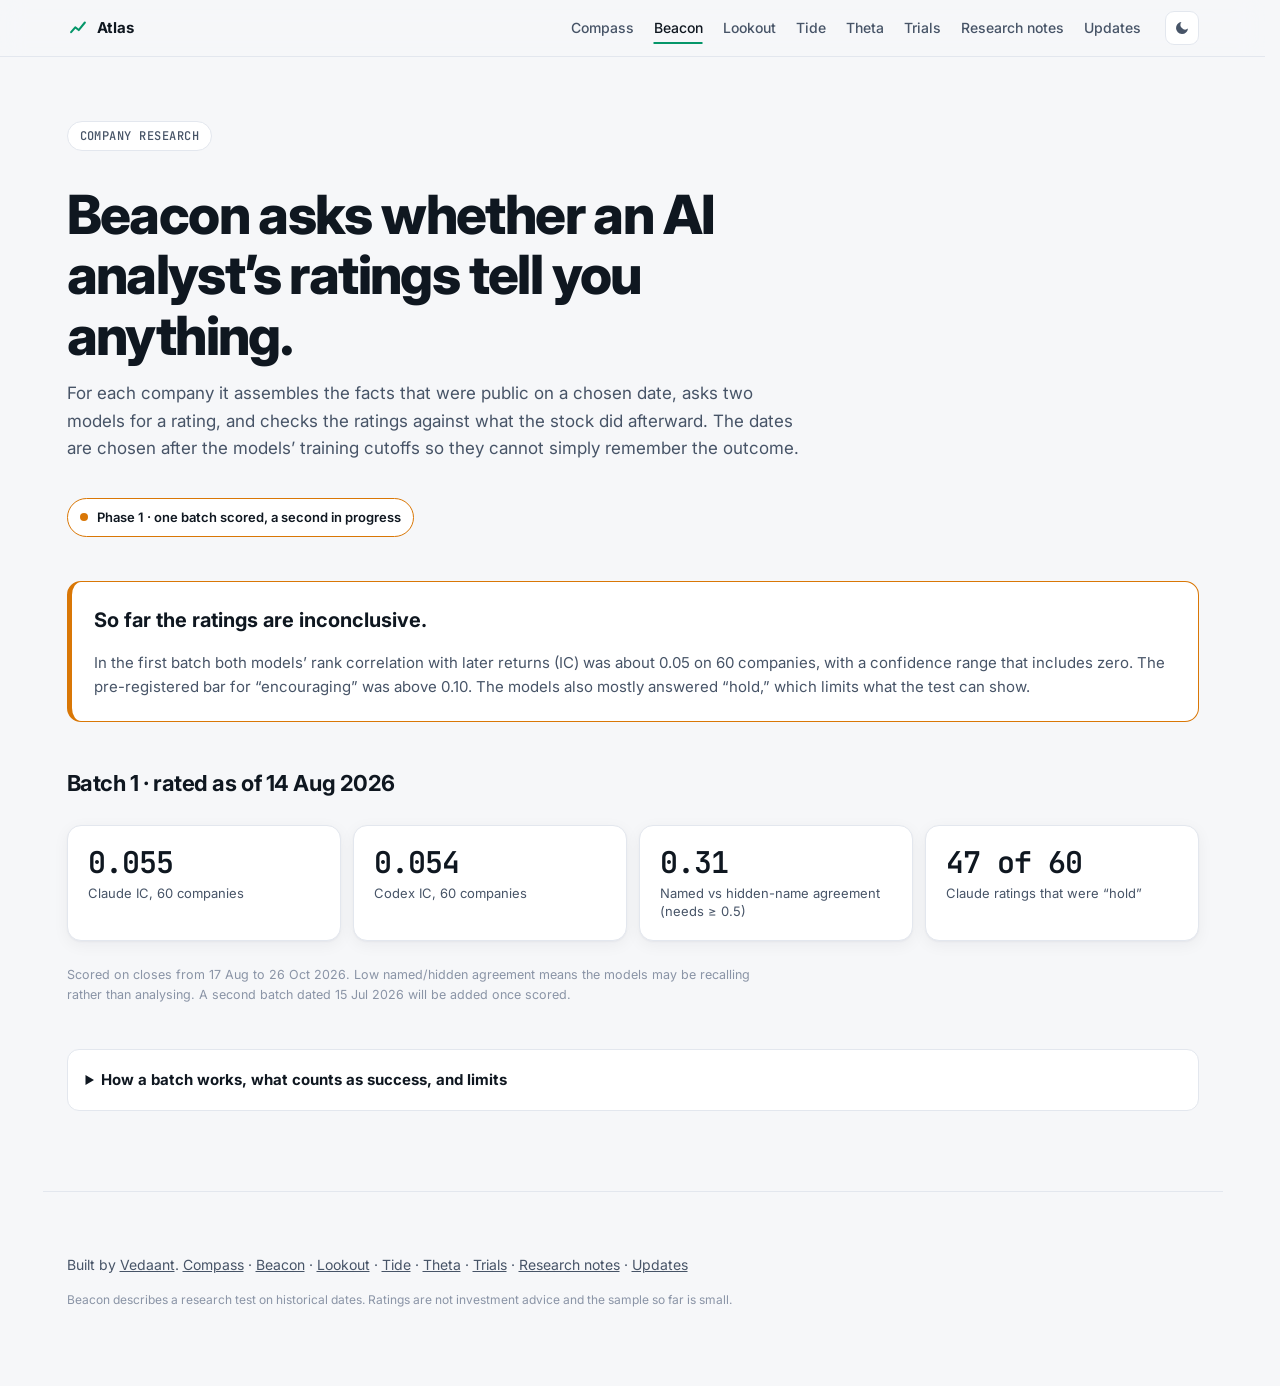
<file: beacon.html>
<!doctype html>
<html lang="en">
<head>
<meta charset="utf-8">
<meta name="viewport" content="width=device-width,initial-scale=1">
<title>Company Research · Atlas</title>
<meta name="description" content="Beacon: an AI analyst rating S&amp;P 500 companies from filings available on the day, scored against later returns.">
<meta property="og:title" content="Company Research · Atlas">
<meta property="og:description" content="What Tide can do, which WRDS TAQ exports it needs, and what remains before the first results.">
<link rel="icon" href="data:image/svg+xml,%3Csvg xmlns='http://www.w3.org/2000/svg' viewBox='0 0 32 32'%3E%3Crect width='32' height='32' rx='8' fill='%230f1720'/%3E%3Cpath d='M6 22l6-7 5 4 9-11' stroke='%2334d399' stroke-width='3' fill='none' stroke-linecap='round' stroke-linejoin='round'/%3E%3C/svg%3E">
<link rel="preconnect" href="https://fonts.googleapis.com">
<link rel="preconnect" href="https://fonts.gstatic.com" crossorigin>
<link href="https://fonts.googleapis.com/css2?family=Inter:wght@400;500;600;700;800&family=JetBrains+Mono:wght@400;500&display=swap" rel="stylesheet">
<link rel="stylesheet" href="site.css?v=e9d3e89eff">
<link rel="stylesheet" href="research.css?v=1adaa0968d">
<script src="theme.js?v=d756ea93c9"></script>
</head>
<header class="nav">
  <div class="wrap nav-inner">
    <a class="brand" href="index.html"><svg viewBox="0 0 32 32" aria-hidden="true"><path d="M6 22l6-7 5 4 9-11"/></svg>Atlas</a>
    <nav aria-label="Main navigation">
      <a href="index.html">Compass</a>
      <a href="beacon.html" aria-current="page">Beacon</a>
      <a href="lookout.html">Lookout</a>
      <a href="tide.html">Tide</a>
      <a href="theta.html">Theta</a>
      <a href="trials.html">Trials</a>
      <a href="notes.html">Research notes</a>
      <a href="updates.html">Updates</a>
    </nav>
    <button id="theme" class="icon-btn" aria-label="Toggle dark mode" title="Toggle theme">
      <svg viewBox="0 0 24 24" aria-hidden="true"><path d="M21 12.8A9 9 0 1 1 11.2 3a7 7 0 0 0 9.8 9.8z"/></svg>
    </button>
  </div>
</header>
<main class="wrap research-page ">
<p class="eyebrow">COMPANY RESEARCH</p>
  <h1>Beacon asks whether an AI analyst&rsquo;s ratings tell you anything.</h1>
  <p class="lede">For each company it assembles the facts that were public on a chosen date, asks two models for a rating, and checks the ratings against what the stock did afterward. The dates are chosen after the models&rsquo; training cutoffs so they cannot simply remember the outcome.</p>
  <p><span class="status">Phase 1 &middot; one batch scored, a second in progress</span></p>

  <section class="decision">
    <strong>So far the ratings are inconclusive.</strong>
    <p>In the first batch both models&rsquo; rank correlation with later returns (IC) was about 0.05 on 60 companies, with a confidence range that includes zero. The pre-registered bar for &ldquo;encouraging&rdquo; was above 0.10. The models also mostly answered &ldquo;hold,&rdquo; which limits what the test can show.</p>
  </section>

  <section>
    <h2>Batch 1 &middot; rated as of 14 Aug 2026</h2>
    <div class="stats" id="beacon-kpis">
      <div class="stat"><b>0.055</b><span>Claude IC, 60 companies</span></div>
      <div class="stat"><b>0.054</b><span>Codex IC, 60 companies</span></div>
      <div class="stat"><b>0.31</b><span>Named vs hidden-name agreement (needs &ge; 0.5)</span></div>
      <div class="stat"><b>47 of 60</b><span>Claude ratings that were &ldquo;hold&rdquo;</span></div>
    </div>
    <p class="note">Scored on closes from 17 Aug to 26 Oct 2026. Low named/hidden agreement means the models may be recalling rather than analysing. A second batch dated 15 Jul 2026 will be added once scored.</p>
  </section>

  <section>
    <details><summary><b>How a batch works, what counts as success, and limits</b></summary>
    <h2>How a batch works</h2>
    <ol class="steps">
      <li><strong>Screen</strong>Point-in-time SEC XBRL fundamentals rank S&amp;P 500 companies on a quality composite. The top 60 are rated.</li>
      <li><strong>Fact sheet</strong>Financials plus the latest 10-K and 10-Q text, built twice: once with the company name and once with it hidden.</li>
      <li><strong>Freeze</strong>The universe, prompts, models and success rules are hashed and recorded before any rating is made.</li>
      <li><strong>Rate</strong>Claude and Codex each give 3-month and 12-month ratings. Any answer that used tools or commands is rejected.</li>
      <li><strong>Score</strong>Ratings are compared with later returns, the screen&rsquo;s own top 10 and random baskets of the same size.</li>
      <li><strong>Benchmark</strong>Value Line&rsquo;s published Timeliness rank is recorded for the same names as an outside reference.</li>
    </ol>
    <h2>What would count as success</h2>
    <div class="grid-3">
      <article class="panel pad"><h3>Phase 1</h3><p>Encouraging if IC is above 0.10 and the AI&rsquo;s top 10 beats both the screen&rsquo;s top 10 and the 75th percentile of random baskets. An IC below zero means stop treating the ratings as a signal.</p></article>
      <article class="panel pad"><h3>Long run</h3><p>Monthly batches for 24 months. IC above 0.03 in at least 60% of months. If IC is zero or negative at 18 months, retire the ratings.</p></article>
      <article class="panel pad"><h3>Memory check</h3><p>Named and hidden-name ratings must correlate at 0.5 or more, otherwise the results are treated as possibly contaminated.</p></article>
    </div>

  <h2>Limits</h2>
    <p>Sixty companies over ten weeks is a small sample, and these companies were chosen by a quality screen, not at random. One batch cannot show skill; the monthly series is what will. Fundamentals come from SEC filings, so they may differ slightly from other vendors&rsquo; versions. Per-company ratings are not published.</p>
    </details>
  </section>
</main>
<footer class="wrap footer">
  <p>Built by <a href="https://github.com/VedaantK">Vedaant</a>. <a href="index.html">Compass</a> · <a href="beacon.html">Beacon</a> · <a href="lookout.html">Lookout</a> · <a href="tide.html">Tide</a> · <a href="theta.html">Theta</a> · <a href="trials.html">Trials</a> · <a href="notes.html">Research notes</a> · <a href="updates.html">Updates</a></p>
  <p class="fine">Beacon describes a research test on historical dates. Ratings are not investment advice and the sample so far is small.</p>
</footer>
</body>
</html>
</file>
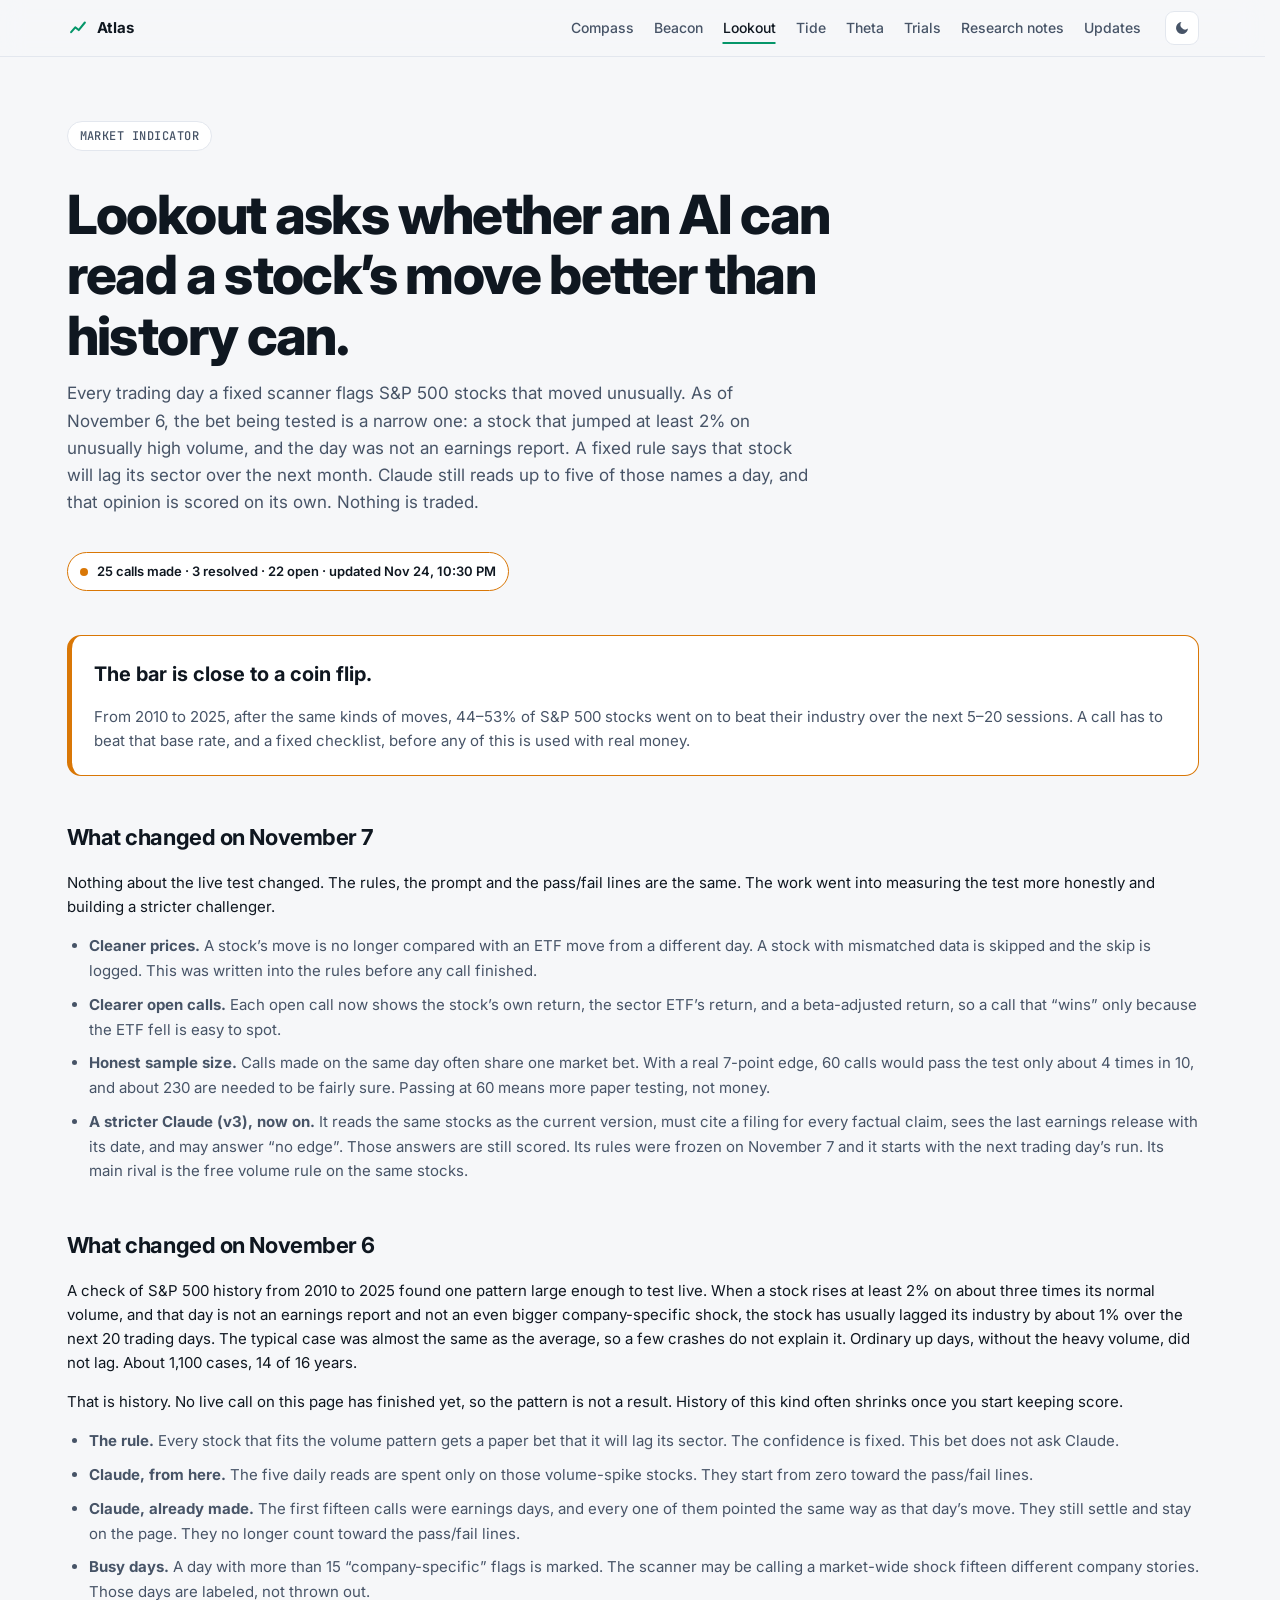
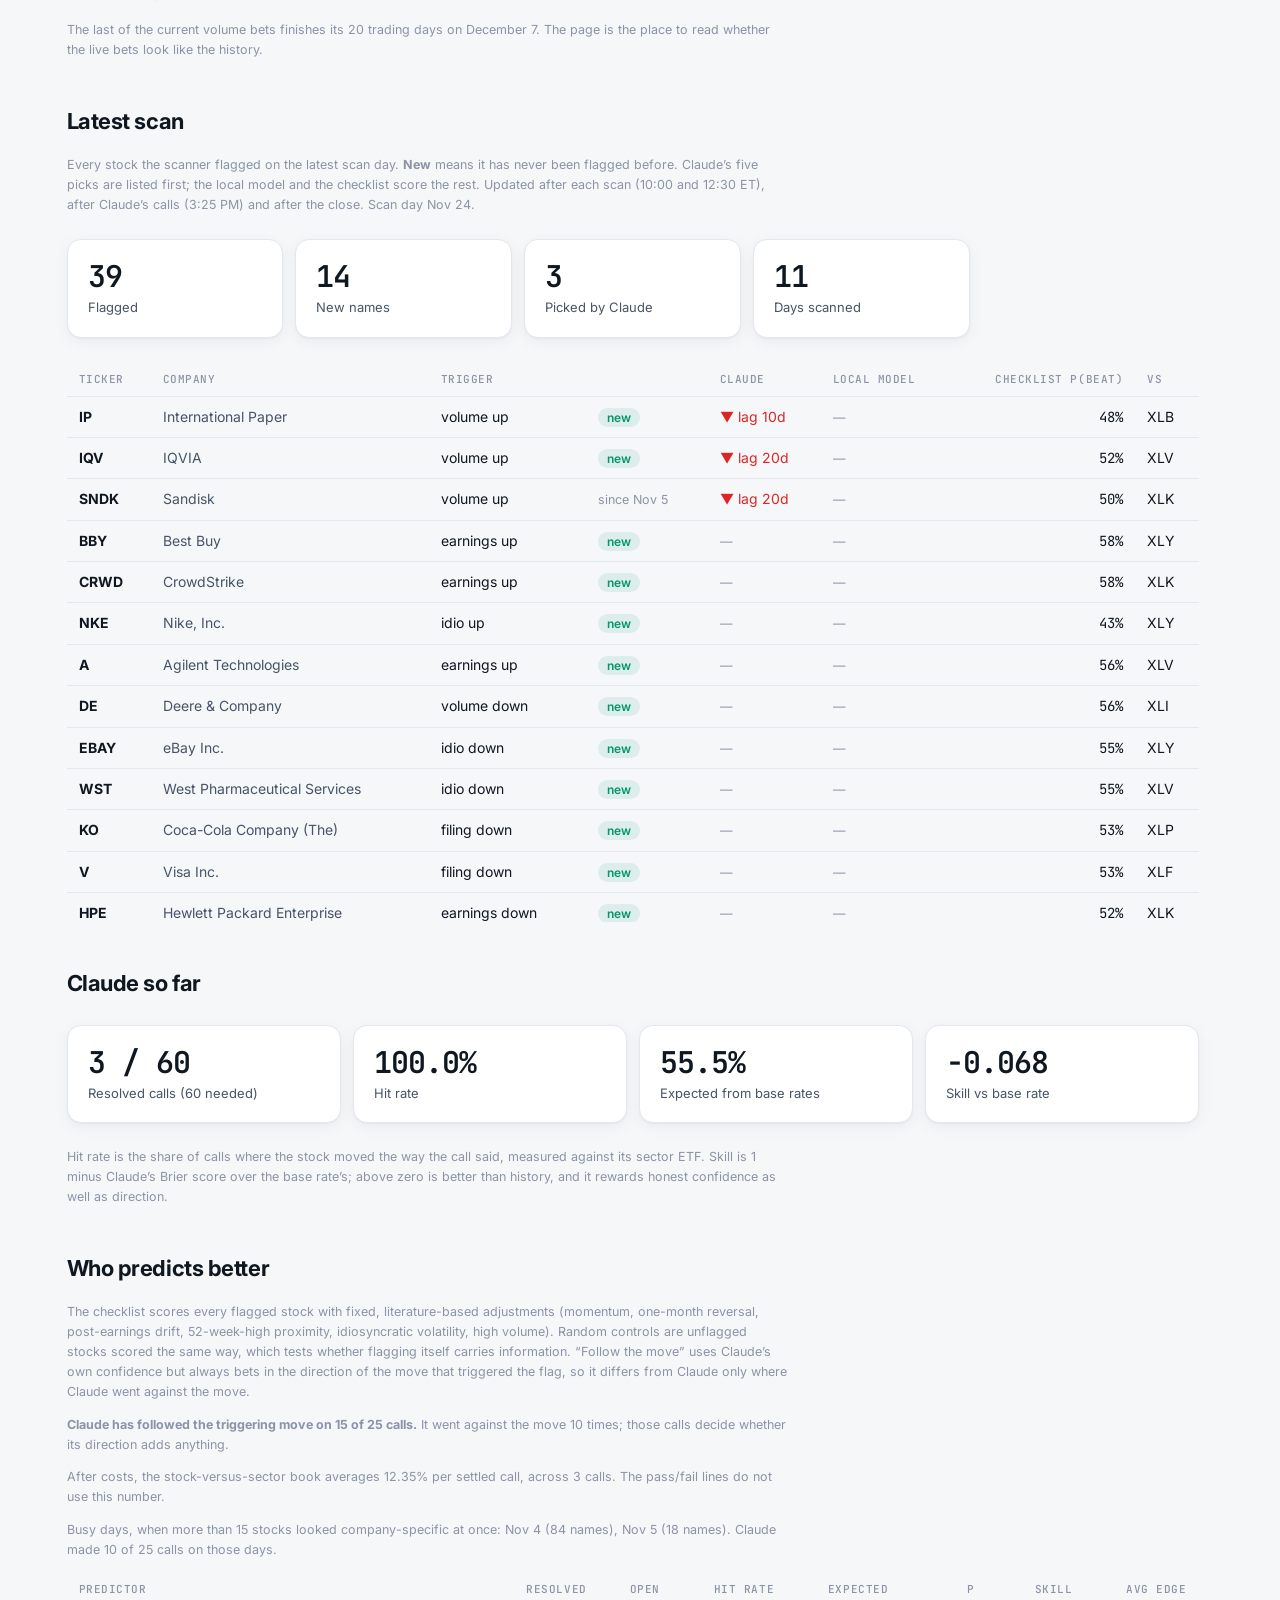
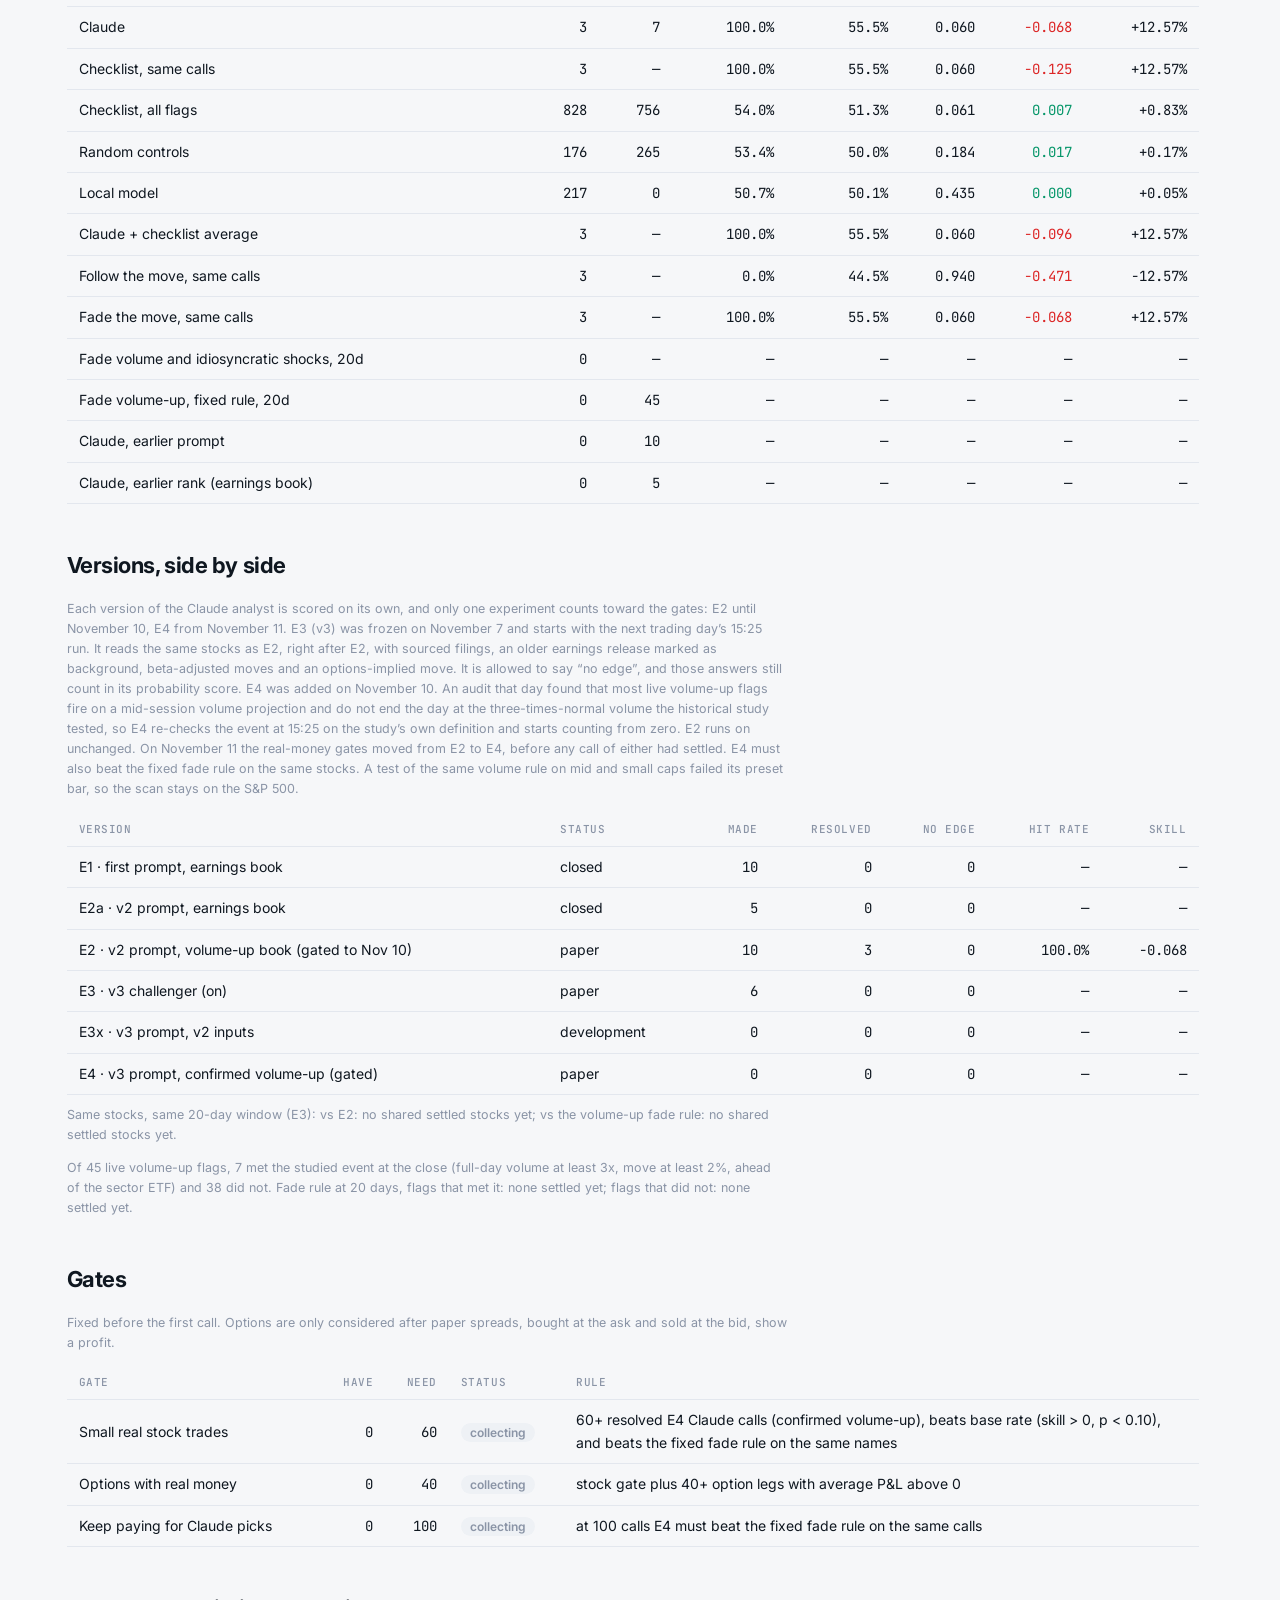
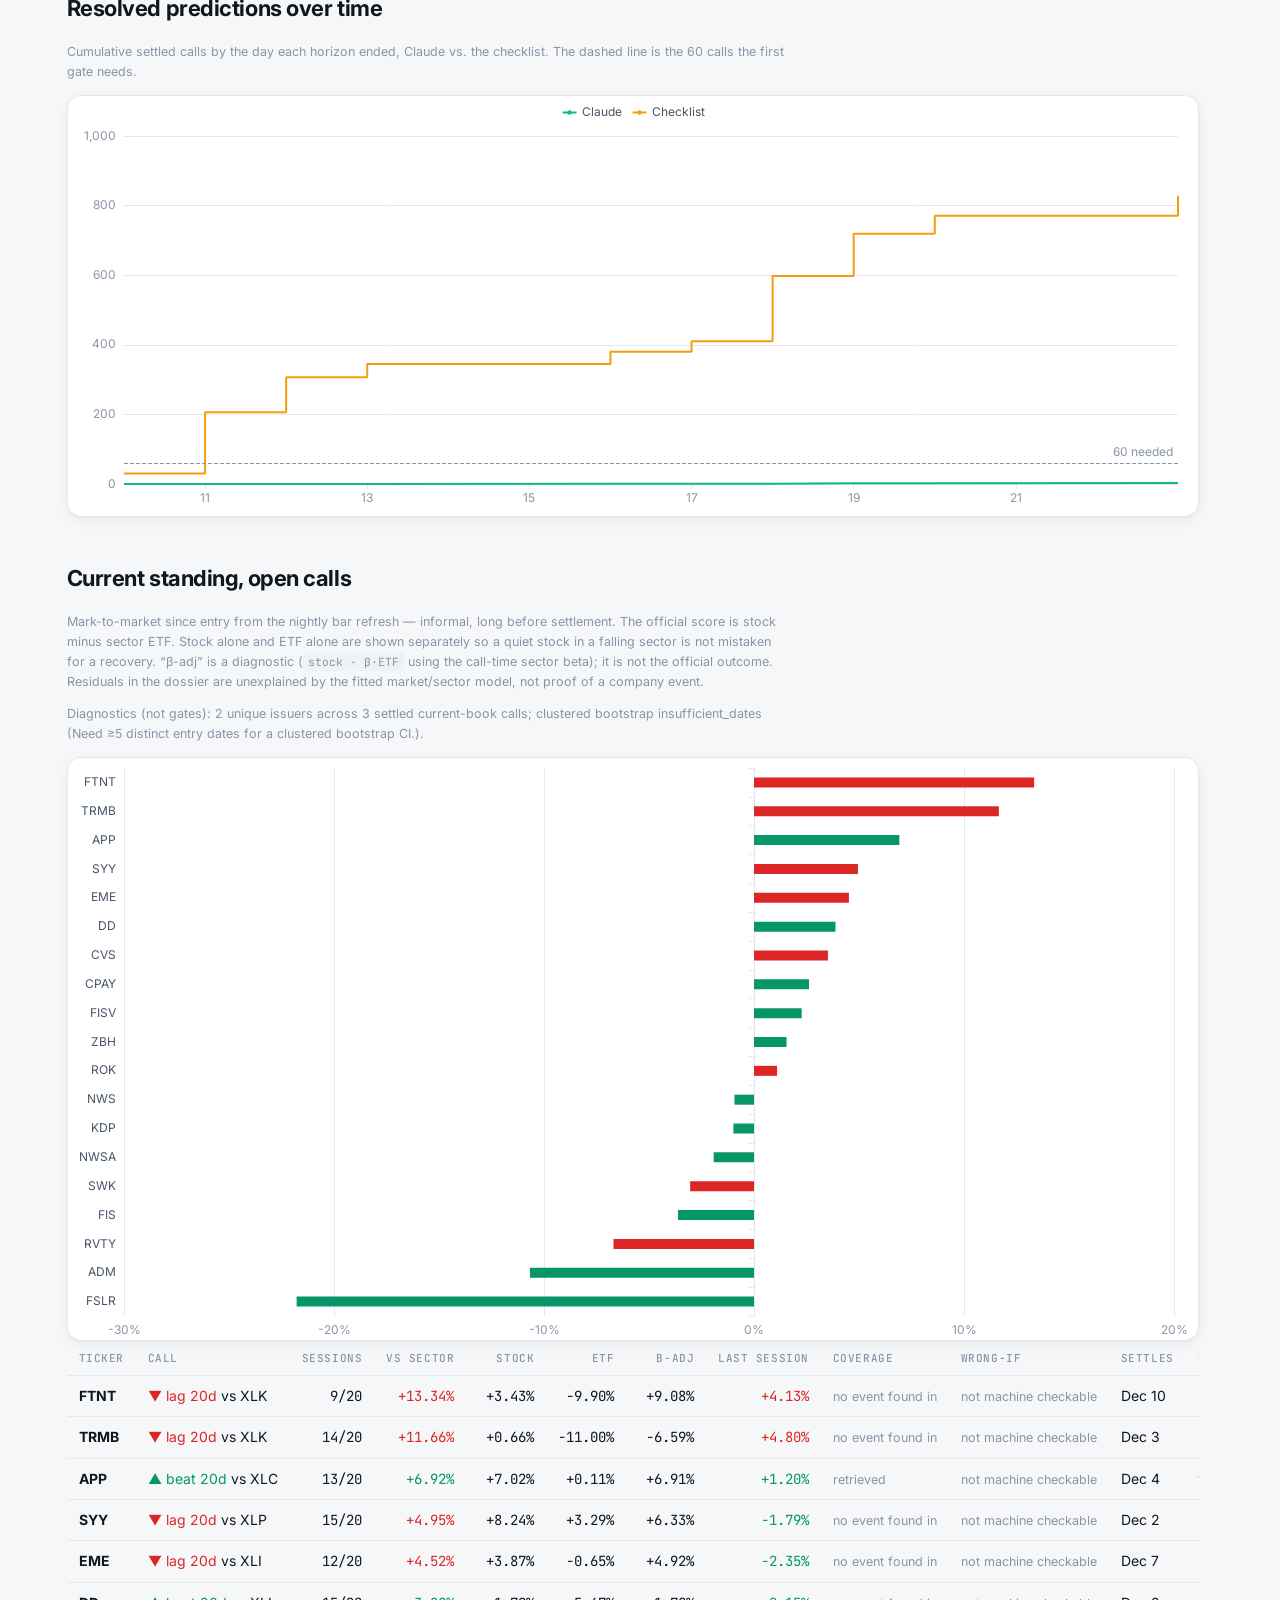
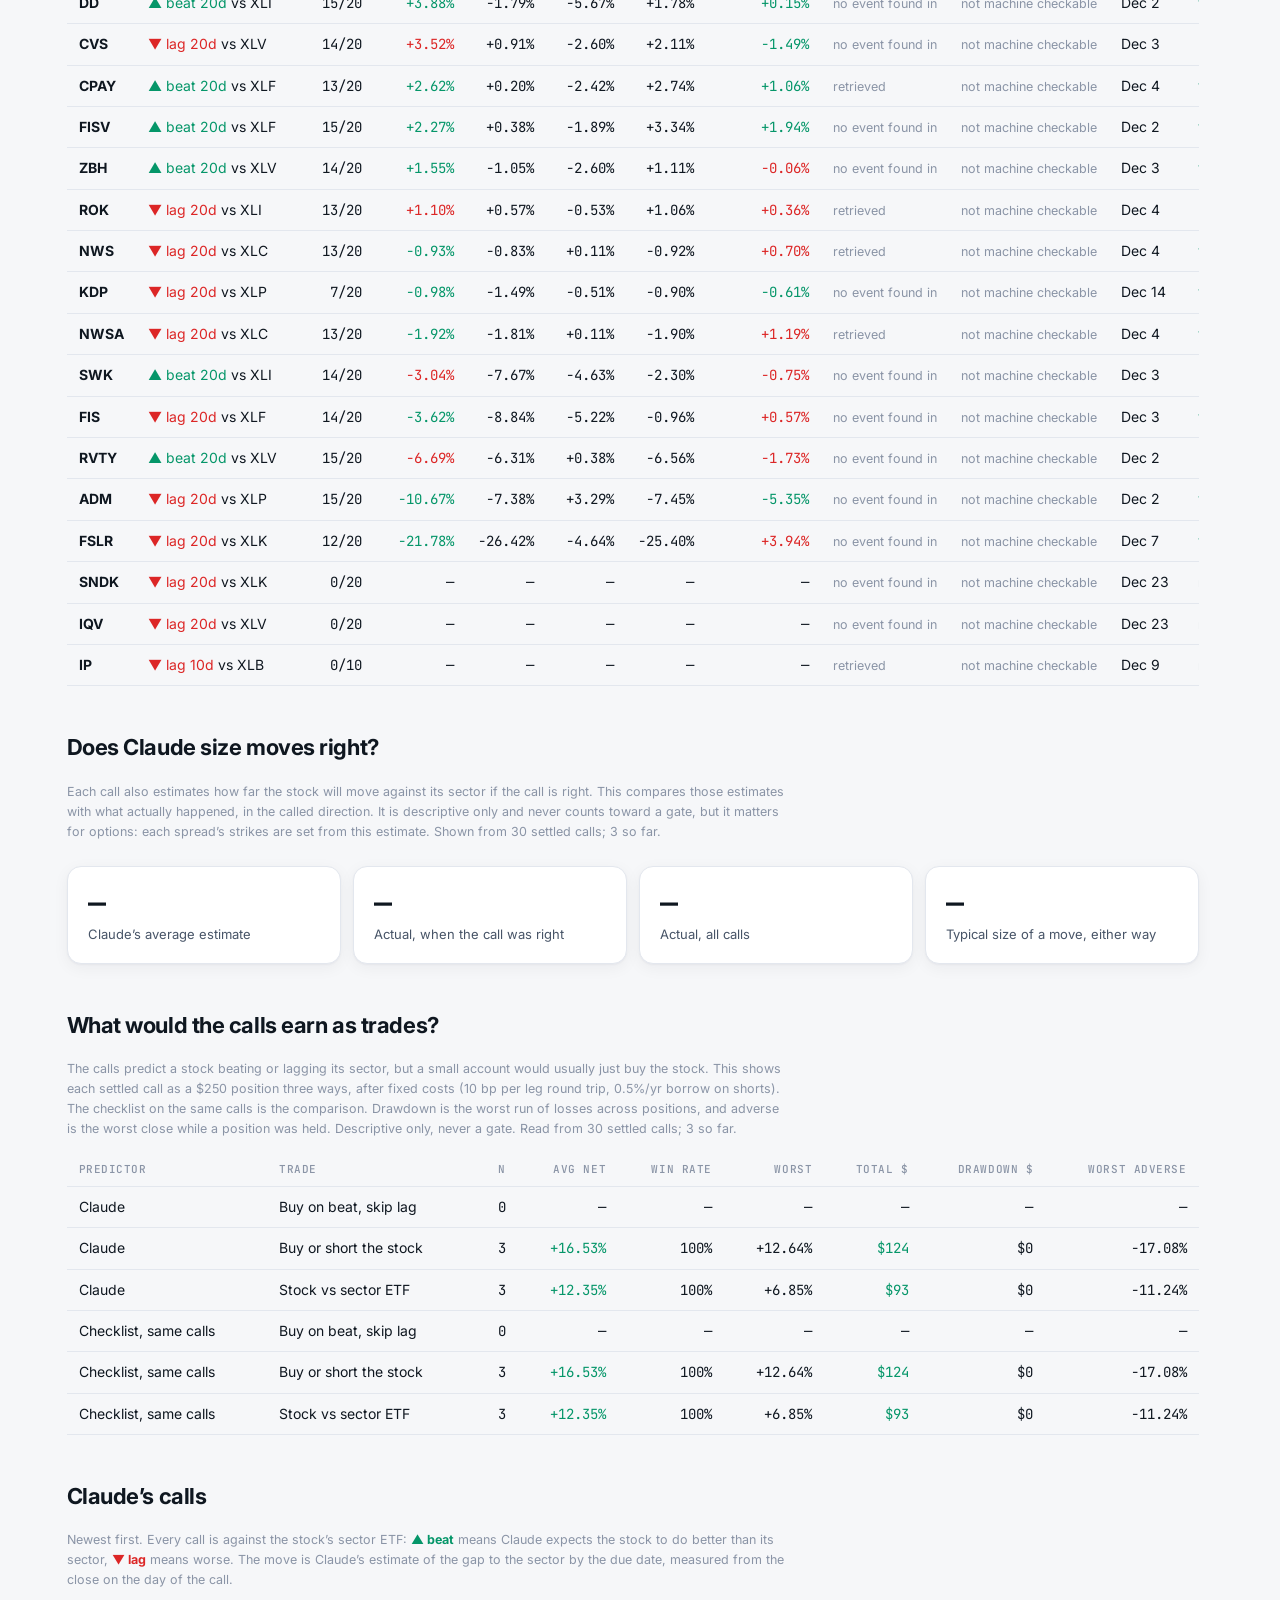
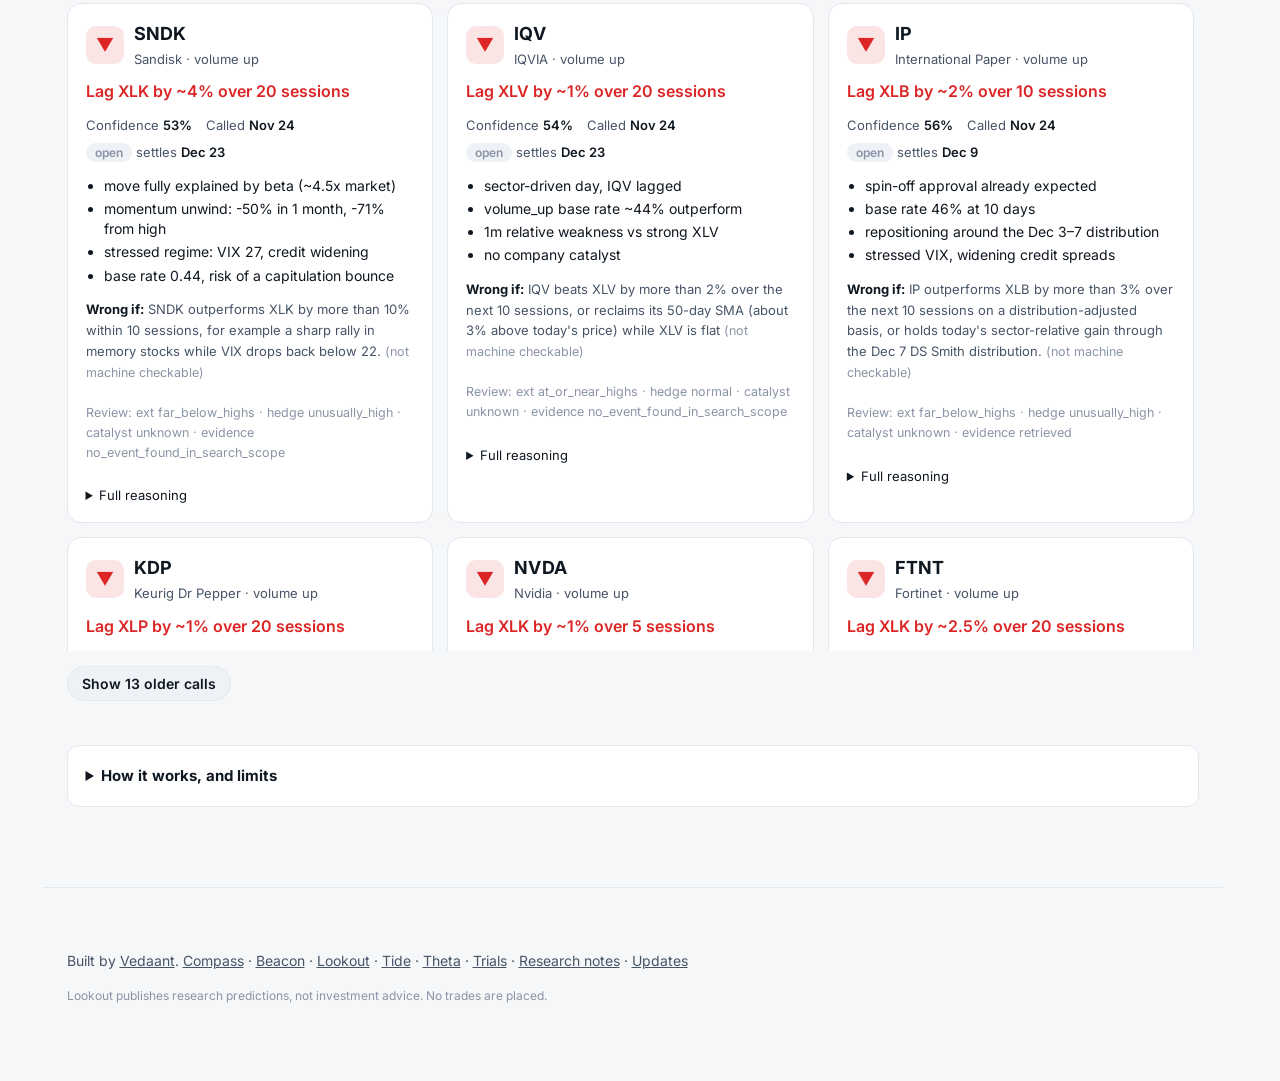
<file: lookout.html>
<!doctype html>
<html lang="en">
<head>
<meta charset="utf-8">
<meta name="viewport" content="width=device-width,initial-scale=1">
<title>Market Indicator · Atlas</title>
<meta name="description" content="Lookout: Claude flags unusual S&amp;P 500 moves each trading day, predicts whether the stock beats its sector, and every call is scored in the open.">
<meta property="og:title" content="Market Indicator · Atlas">
<meta property="og:description" content="A forward-tested AI market indicator: dated sector-relative calls on S&amp;P 500 stocks, scored against history and a fixed checklist.">
<link rel="icon" href="data:image/svg+xml,%3Csvg xmlns='http://www.w3.org/2000/svg' viewBox='0 0 32 32'%3E%3Crect width='32' height='32' rx='8' fill='%230f1720'/%3E%3Cpath d='M6 22l6-7 5 4 9-11' stroke='%2334d399' stroke-width='3' fill='none' stroke-linecap='round' stroke-linejoin='round'/%3E%3C/svg%3E">
<link rel="preconnect" href="https://fonts.googleapis.com">
<link rel="preconnect" href="https://fonts.gstatic.com" crossorigin>
<link href="https://fonts.googleapis.com/css2?family=Inter:wght@400;500;600;700;800&family=JetBrains+Mono:wght@400;500&display=swap" rel="stylesheet">
<link rel="stylesheet" href="site.css?v=e9d3e89eff">
<link rel="stylesheet" href="research.css?v=1adaa0968d">
<script src="theme.js?v=d756ea93c9"></script>
<style>
#lookout-kpis,#lookout-size{grid-template-columns:repeat(4,minmax(0,1fr))}@media(max-width:860px){#lookout-kpis,#lookout-size{grid-template-columns:repeat(2,minmax(0,1fr))}}@media(max-width:480px){#lookout-kpis,#lookout-size{grid-template-columns:1fr}}
.lk-pill{display:inline-block;font:600 12px Inter,sans-serif;padding:2px 9px;border-radius:999px;white-space:nowrap;color:var(--ink-3);background:var(--bg-2)}
.lk-pill.hit,.lk-pill.passed{color:var(--accent);background:var(--accent-soft)}
.lk-pill.miss,.lk-pill.stop{color:var(--bad);background:color-mix(in srgb,var(--bad) 12%,transparent)}
.lk-good{color:var(--accent)}.lk-bad{color:var(--bad)}
.lk-pill.new{color:var(--accent);background:var(--accent-soft)}
.lk-scroll{max-height:460px;overflow:auto}
.lk-scroll{max-height:560px;overflow:auto}
.lk-up{color:var(--accent)}.lk-down{color:var(--bad)}
.lk-cards{display:grid;grid-template-columns:repeat(auto-fill,minmax(300px,1fr));gap:14px;margin-top:12px}
.lk-card{border:1px solid var(--line);border-radius:var(--radius);padding:16px 18px;background:var(--panel);display:flex;flex-direction:column;gap:10px;min-width:0}
.lk-top{display:flex;align-items:center;gap:10px}
.lk-arrow{flex:none;width:38px;height:38px;border-radius:10px;display:grid;place-items:center;font-size:18px;line-height:1}
.lk-arrow.up{color:var(--accent);background:var(--accent-soft)}
.lk-arrow.down{color:var(--bad);background:color-mix(in srgb,var(--bad) 12%,transparent)}
.lk-id{min-width:0;flex:1}.lk-id b{font-size:18px;letter-spacing:.01em}
.lk-id span{display:block;color:var(--ink-2);font-size:13px;white-space:nowrap;overflow:hidden;text-overflow:ellipsis}
.lk-head{font-size:16px;font-weight:600;margin:0}
.lk-meta{display:flex;flex-wrap:wrap;gap:6px 14px;font-size:13px;color:var(--ink-2);margin:0}
.lk-meta b{color:var(--ink);font-weight:600}
.research-page .lk-card ul{margin:0;padding-left:18px;font-size:14px}.research-page .lk-card li{margin:3px 0;line-height:1.45;color:var(--ink)}

.lk-wrong{font-size:13px;color:var(--ink-2);margin:0}.lk-wrong b{color:var(--ink)}
.research-page .lk-card details{font-size:13px;color:var(--ink-2);padding:0;background:none;border:0;border-radius:0}.lk-card summary{cursor:pointer;color:var(--ink)}
.lk-card details p{margin:6px 0 0;line-height:1.5}
.lk-more{font:600 14px Inter,sans-serif;padding:8px 14px;border-radius:999px;border:1px solid var(--line);background:var(--bg-2);color:var(--ink);cursor:pointer}
@media(max-width:480px){.lk-cards{grid-template-columns:1fr}}
.lk-calls-scroll{max-height:72vh;overflow:auto;padding-right:4px}
.lk-calls-scroll .lk-cards{margin-top:0}
table.holdings td.wrap{white-space:normal;min-width:30ch;max-width:60ch}
</style>
</head>
<body>
<header class="nav">
  <div class="wrap nav-inner">
    <a class="brand" href="index.html"><svg viewBox="0 0 32 32" aria-hidden="true"><path d="M6 22l6-7 5 4 9-11"/></svg>Atlas</a>
    <nav aria-label="Main navigation">
      <a href="index.html">Compass</a>
      <a href="beacon.html">Beacon</a>
      <a href="lookout.html" aria-current="page">Lookout</a>
      <a href="tide.html">Tide</a>
      <a href="theta.html">Theta</a>
      <a href="trials.html">Trials</a>
      <a href="notes.html">Research notes</a>
      <a href="updates.html">Updates</a>
    </nav>
    <button id="theme" class="icon-btn" aria-label="Toggle dark mode" title="Toggle theme">
      <svg viewBox="0 0 24 24" aria-hidden="true"><path d="M21 12.8A9 9 0 1 1 11.2 3a7 7 0 0 0 9.8 9.8z"/></svg>
    </button>
  </div>
</header>
<main class="wrap research-page ">
  <p class="eyebrow">MARKET INDICATOR</p>
  <h1>Lookout asks whether an AI can read a stock&rsquo;s move better than history can.</h1>
  <p class="lede">Every trading day a fixed scanner flags S&amp;P 500 stocks that moved unusually. As of November 6, the bet being tested is a narrow one: a stock that jumped at least 2% on unusually high volume, and the day was not an earnings report. A fixed rule says that stock will lag its sector over the next month. Claude still reads up to five of those names a day, and that opinion is scored on its own. Nothing is traded.</p>
  <p><span class="status" id="lookout-status">Loading results&hellip;</span></p>

  <section class="decision">
    <strong>The bar is close to a coin flip.</strong>
    <p>From 2010 to 2025, after the same kinds of moves, 44&ndash;53% of S&amp;P 500 stocks went on to beat their industry over the next 5&ndash;20 sessions. A call has to beat that base rate, and a fixed checklist, before any of this is used with real money.</p>
  </section>

  <section>
    <h2>What changed on November 7</h2>
    <p>Nothing about the live test changed. The rules, the prompt and the pass/fail lines are the same. The work went into measuring the test more honestly and building a stricter challenger.</p>
    <ul>
      <li><strong>Cleaner prices.</strong> A stock&rsquo;s move is no longer compared with an ETF move from a different day. A stock with mismatched data is skipped and the skip is logged. This was written into the rules before any call finished.</li>
      <li><strong>Clearer open calls.</strong> Each open call now shows the stock&rsquo;s own return, the sector ETF&rsquo;s return, and a beta-adjusted return, so a call that &ldquo;wins&rdquo; only because the ETF fell is easy to spot.</li>
      <li><strong>Honest sample size.</strong> Calls made on the same day often share one market bet. With a real 7-point edge, 60 calls would pass the test only about 4 times in 10, and about 230 are needed to be fairly sure. Passing at 60 means more paper testing, not money.</li>
      <li><strong>A stricter Claude (v3), now on.</strong> It reads the same stocks as the current version, must cite a filing for every factual claim, sees the last earnings release with its date, and may answer &ldquo;no edge&rdquo;. Those answers are still scored. Its rules were frozen on November 7 and it starts with the next trading day&rsquo;s run. Its main rival is the free volume rule on the same stocks.</li>
    </ul>
  </section>

  <section>
    <h2>What changed on November 6</h2>
    <p>A check of S&amp;P 500 history from 2010 to 2025 found one pattern large enough to test live. When a stock rises at least 2% on about three times its normal volume, and that day is not an earnings report and not an even bigger company-specific shock, the stock has usually lagged its industry by about 1% over the next 20 trading days. The typical case was almost the same as the average, so a few crashes do not explain it. Ordinary up days, without the heavy volume, did not lag. About 1,100 cases, 14 of 16 years.</p>
    <p>That is history. No live call on this page has finished yet, so the pattern is not a result. History of this kind often shrinks once you start keeping score.</p>
    <ul>
      <li><strong>The rule.</strong> Every stock that fits the volume pattern gets a paper bet that it will lag its sector. The confidence is fixed. This bet does not ask Claude.</li>
      <li><strong>Claude, from here.</strong> The five daily reads are spent only on those volume-spike stocks. They start from zero toward the pass/fail lines.</li>
      <li><strong>Claude, already made.</strong> The first fifteen calls were earnings days, and every one of them pointed the same way as that day&rsquo;s move. They still settle and stay on the page. They no longer count toward the pass/fail lines.</li>
      <li><strong>Busy days.</strong> A day with more than 15 &ldquo;company-specific&rdquo; flags is marked. The scanner may be calling a market-wide shock fifteen different company stories. Those days are labeled, not thrown out.</li>
    </ul>
    <p class="note">The last of the current volume bets finishes its 20 trading days on December 7. The page is the place to read whether the live bets look like the history.</p>
  </section>

  <section>
    <h2>Latest scan</h2>
    <p class="note">Every stock the scanner flagged on the latest scan day. <b>New</b> means it has never been flagged before. Claude&rsquo;s five picks are listed first; the local model and the checklist score the rest. Updated after each scan (10:00 and 12:30 ET), after Claude&rsquo;s calls (3:25 PM) and after the close. <span id="lookout-flags-status"></span></p>
    <div class="stats" id="lookout-flag-kpis">
      <div class="stat"><b>—</b><span>Flagged</span></div>
      <div class="stat"><b>—</b><span>New names</span></div>
      <div class="stat"><b>—</b><span>Picked by Claude</span></div>
      <div class="stat"><b>—</b><span>Days scanned</span></div>
    </div>
    <div class="table-wrap lk-scroll">
      <table class="holdings" id="lookout-flags">
        <thead><tr><th>Ticker</th><th>Company</th><th>Trigger</th><th></th><th>Claude</th><th>Local model</th><th class="num">Checklist p(beat)</th><th>vs</th></tr></thead>
        <tbody></tbody>
      </table>
    </div>
  </section>

  <section>
    <h2>Claude so far</h2>
    <div class="stats" id="lookout-kpis">
      <div class="stat"><b>—</b><span>Resolved calls (60 needed)</span></div>
      <div class="stat"><b>—</b><span>Hit rate</span></div>
      <div class="stat"><b>—</b><span>Expected from base rates</span></div>
      <div class="stat"><b>—</b><span>Skill vs base rate</span></div>
    </div>
    <p class="note">Hit rate is the share of calls where the stock moved the way the call said, measured against its sector ETF. Skill is 1 minus Claude&rsquo;s Brier score over the base rate&rsquo;s; above zero is better than history, and it rewards honest confidence as well as direction.</p>
  </section>

  <section>
    <h2>Who predicts better</h2>
    <p class="note">The checklist scores every flagged stock with fixed, literature-based adjustments (momentum, one-month reversal, post-earnings drift, 52-week-high proximity, idiosyncratic volatility, high volume). Random controls are unflagged stocks scored the same way, which tests whether flagging itself carries information. &ldquo;Follow the move&rdquo; uses Claude&rsquo;s own confidence but always bets in the direction of the move that triggered the flag, so it differs from Claude only where Claude went against the move.</p>
    <p class="note" id="lookout-move"></p>
    <p class="note" id="lookout-economic"></p>
    <p class="note" id="lookout-factor"></p>
    <div class="table-wrap">
      <table class="holdings" id="lookout-compare">
        <thead><tr><th>Predictor</th><th class="num">Resolved</th><th class="num">Open</th><th class="num">Hit rate</th><th class="num">Expected</th><th class="num">p</th><th class="num">Skill</th><th class="num">Avg edge</th></tr></thead>
        <tbody></tbody>
      </table>
    </div>
  </section>

  <section>
    <h2>Versions, side by side</h2>
    <p class="note">Each version of the Claude analyst is scored on its own, and only one experiment counts toward the gates: E2 until November 10, E4 from November 11. E3 (v3) was frozen on November 7 and starts with the next trading day&rsquo;s 15:25 run. It reads the same stocks as E2, right after E2, with sourced filings, an older earnings release marked as background, beta-adjusted moves and an options-implied move. It is allowed to say &ldquo;no edge&rdquo;, and those answers still count in its probability score. E4 was added on November 10. An audit that day found that most live volume-up flags fire on a mid-session volume projection and do not end the day at the three-times-normal volume the historical study tested, so E4 re-checks the event at 15:25 on the study&rsquo;s own definition and starts counting from zero. E2 runs on unchanged. On November 11 the real-money gates moved from E2 to E4, before any call of either had settled. E4 must also beat the fixed fade rule on the same stocks. A test of the same volume rule on mid and small caps failed its preset bar, so the scan stays on the S&amp;P 500.</p>
    <div class="table-wrap">
      <table class="holdings" id="lookout-experiments">
        <thead><tr><th>Version</th><th>Status</th><th class="num">Made</th><th class="num">Resolved</th><th class="num">No edge</th><th class="num">Hit rate</th><th class="num">Skill</th></tr></thead>
        <tbody></tbody>
      </table>
    </div>
    <p class="note" id="lookout-matched"></p>
    <p class="note" id="lookout-eod"></p>
  </section>

  <section>
    <h2>Gates</h2>
    <p class="note">Fixed before the first call. Options are only considered after paper spreads, bought at the ask and sold at the bid, show a profit.</p>
    <div class="table-wrap">
      <table class="holdings" id="lookout-gates">
        <thead><tr><th>Gate</th><th class="num">Have</th><th class="num">Need</th><th>Status</th><th>Rule</th></tr></thead>
        <tbody></tbody>
      </table>
    </div>
  </section>

  <section>
    <h2>Resolved predictions over time</h2>
    <p class="note">Cumulative settled calls by the day each horizon ended, Claude vs. the checklist. The dashed line is the 60 calls the first gate needs. <span id="lookout-progress-status"></span></p>
    <div class="panel"><div id="lookout-progress" class="chart chart-mid" role="img" aria-label="Cumulative resolved predictions over time"></div></div>
  </section>

  <section>
    <h2>Current standing, open calls</h2>
    <p class="note">Mark-to-market since entry from the nightly bar refresh &mdash; informal, long before settlement. The official score is stock minus sector ETF. Stock alone and ETF alone are shown separately so a quiet stock in a falling sector is not mistaken for a recovery. &ldquo;β-adj&rdquo; is a diagnostic (<code>stock − β·ETF</code> using the call-time sector beta); it is not the official outcome. Residuals in the dossier are unexplained by the fitted market/sector model, not proof of a company event. <span id="lookout-standing-status"></span></p>
    <p class="note" id="lookout-diag"></p>
    <div class="panel"><div id="lookout-standing" class="chart" role="img" aria-label="Current sector-relative return of open calls"></div></div>
    <div class="table-wrap">
      <table class="holdings" id="lookout-open">
        <thead><tr><th>Ticker</th><th>Call</th><th class="num">Sessions</th><th class="num">Vs sector</th><th class="num">Stock</th><th class="num">ETF</th><th class="num">β-adj</th><th class="num">Last session</th><th>Coverage</th><th>Wrong-if</th><th>Settles</th><th>On track</th></tr></thead>
        <tbody></tbody>
      </table>
    </div>
  </section>

  <section>
    <h2>Does Claude size moves right?</h2>
    <p class="note">Each call also estimates how far the stock will move against its sector if the call is right. This compares those estimates with what actually happened, in the called direction. It is descriptive only and never counts toward a gate, but it matters for options: each spread&rsquo;s strikes are set from this estimate. <span id="lookout-size-status"></span></p>
    <div class="stats" id="lookout-size">
      <div class="stat"><b>—</b><span>Claude&rsquo;s average estimate</span></div>
      <div class="stat"><b>—</b><span>Actual, when the call was right</span></div>
      <div class="stat"><b>—</b><span>Actual, all calls</span></div>
      <div class="stat"><b>—</b><span>Typical size of a move, either way</span></div>
    </div>
  </section>

  <section>
    <h2>What would the calls earn as trades?</h2>
    <p class="note">The calls predict a stock beating or lagging its sector, but a small account would usually just buy the stock. This shows each settled call as a $250 position three ways, after fixed costs (10 bp per leg round trip, 0.5%/yr borrow on shorts). The checklist on the same calls is the comparison. Drawdown is the worst run of losses across positions, and adverse is the worst close while a position was held. Descriptive only, never a gate. <span id="lookout-trade-status"></span></p>
    <div class="table-wrap">
      <table class="holdings" id="lookout-trade">
        <thead><tr><th>Predictor</th><th>Trade</th><th class="num">n</th><th class="num">Avg net</th><th class="num">Win rate</th><th class="num">Worst</th><th class="num">Total $</th><th class="num">Drawdown $</th><th class="num">Worst adverse</th></tr></thead>
        <tbody><tr><td colspan="9" class="note">Loading&hellip;</td></tr></tbody>
      </table>
    </div>
  </section>

  <section>
    <h2>Claude&rsquo;s calls</h2>
    <p class="note">Newest first. Every call is against the stock&rsquo;s sector ETF: <b class="lk-up">&#9650; beat</b> means Claude expects the stock to do better than its sector, <b class="lk-down">&#9660; lag</b> means worse. The move is Claude&rsquo;s estimate of the gap to the sector by the due date, measured from the close on the day of the call.</p>
    <div class="lk-calls-scroll"><div class="lk-cards" id="lookout-calls"><p class="note">Loading&hellip;</p></div></div>
    <p><button type="button" class="lk-more" id="lookout-more" hidden>Show older calls</button></p>
  </section>

  <section>
    <details><summary><b>How it works, and limits</b></summary>
    <ol class="steps">
      <li><strong>Scan</strong>Three times a day on delayed data, each move is split into market, sector and company parts.</li>
      <li><strong>Flag</strong>Fixed rules, set in advance, pick unusual names. Five random names are also scored as controls.</li>
      <li><strong>Fact sheet</strong>The same fifteen or so fields for every name: the move split, trend, momentum, earnings timing, filings, volatility and macro.</li>
      <li><strong>Predict</strong>The checklist scores every flag. A volume spike also gets a fixed &ldquo;lag the sector&rdquo; bet. Claude is asked only about volume spikes, up to five a day.</li>
      <li><strong>Log</strong>Calls go into a hash-chained ledger before the close, so none can be edited later.</li>
      <li><strong>Score</strong>When the horizon ends, each call settles against its sector ETF with dividends included.</li>
    </ol>
    <h2>Limits</h2>
    <p>Model judgment is only tested forward, because any backtest would overlap the model&rsquo;s training data. The volume rule is the exception that was measured on history, with the pass rules written down first, and it still has to repeat on the live page. The historical base rates use an industry benchmark rather than sector ETFs. There is no news feed and no analyst-estimate feed yet; a free news feed is being set up to be measured in shadow (stored, not shown to Claude) before any experiment uses it. Results need a finished sample before they mean much. The first gate is still 60 resolved calls.</p>
    </details>
  </section>
</main>
<footer class="wrap footer">
  <p>Built by <a href="https://github.com/VedaantK">Vedaant</a>. <a href="index.html">Compass</a> · <a href="beacon.html">Beacon</a> · <a href="lookout.html">Lookout</a> · <a href="tide.html">Tide</a> · <a href="theta.html">Theta</a> · <a href="trials.html">Trials</a> · <a href="notes.html">Research notes</a> · <a href="updates.html">Updates</a></p>
  <p class="fine">Lookout publishes research predictions, not investment advice. No trades are placed.</p>
</footer>
<script src="echarts.min.js?v=e84270bd0c"></script>
<script src="lookout.js?v=43cc365e37"></script>
</body>
</html>
</file>
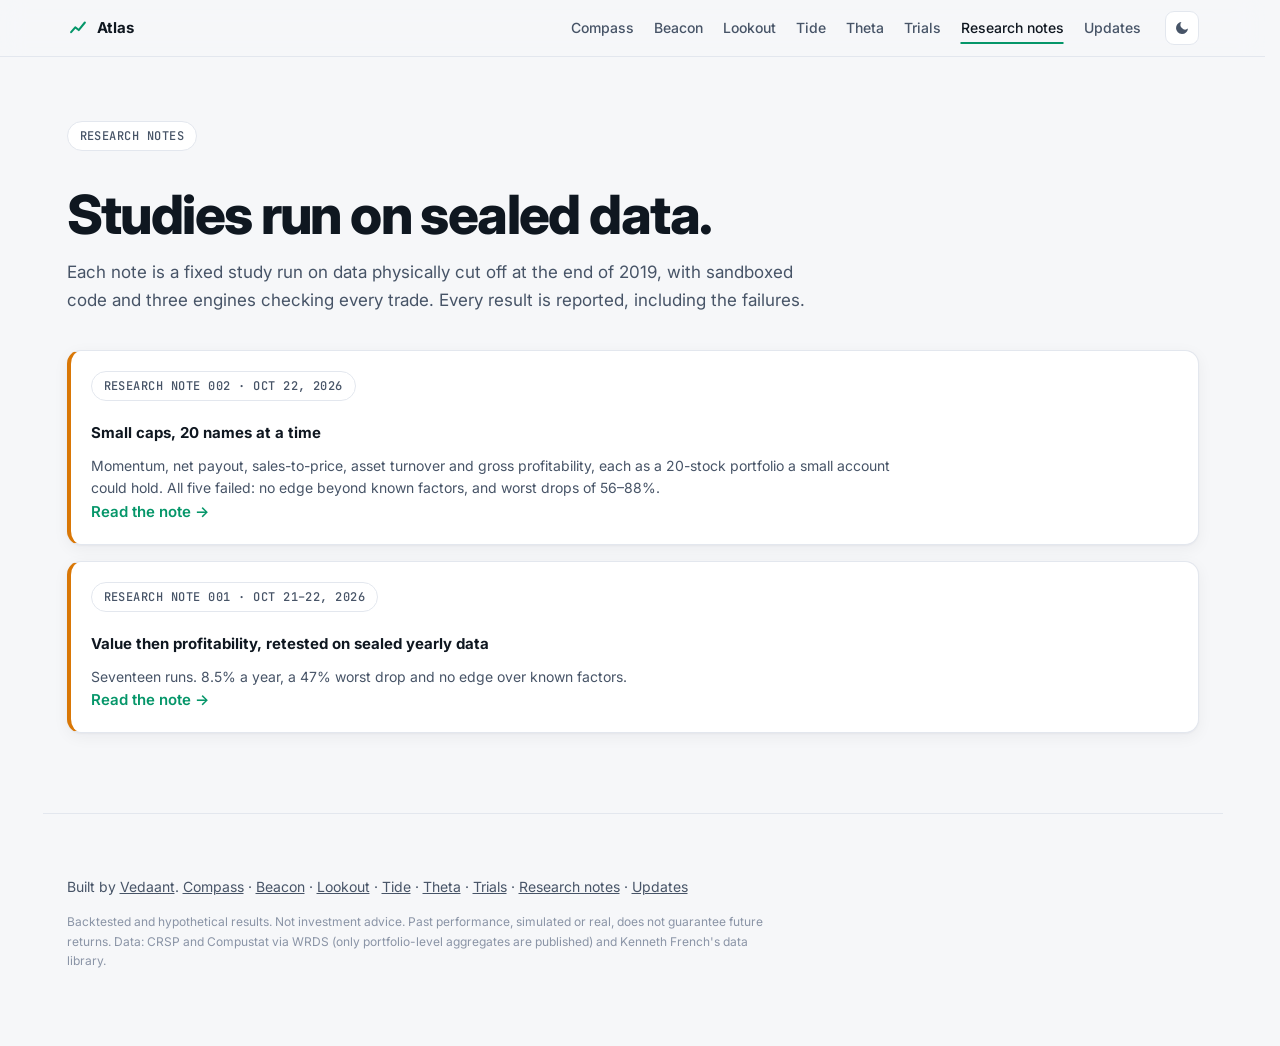
<file: notes.html>
<!doctype html>
<html lang="en">
<head>
<meta charset="utf-8">
<meta name="viewport" content="width=device-width,initial-scale=1">
<title>Research notes · Atlas</title>
<meta name="description" content="Separate, sealed research studies run alongside the main research desk, each with every result reported.">
<meta property="og:title" content="Research notes · Atlas">
<meta property="og:description" content="Separate, sealed research studies run alongside the main research desk, each with every result reported.">
<link rel="icon" href="data:image/svg+xml,%3Csvg xmlns='http://www.w3.org/2000/svg' viewBox='0 0 32 32'%3E%3Crect width='32' height='32' rx='8' fill='%230f1720'/%3E%3Cpath d='M6 22l6-7 5 4 9-11' stroke='%2334d399' stroke-width='3' fill='none' stroke-linecap='round' stroke-linejoin='round'/%3E%3C/svg%3E">
<link rel="preconnect" href="https://fonts.googleapis.com">
<link rel="preconnect" href="https://fonts.gstatic.com" crossorigin>
<link href="https://fonts.googleapis.com/css2?family=Inter:wght@400;500;600;700;800&family=JetBrains+Mono:wght@400;500&display=swap" rel="stylesheet">
<link rel="stylesheet" href="site.css?v=e9d3e89eff">
<link rel="stylesheet" href="research.css?v=1adaa0968d">
<script src="theme.js?v=d756ea93c9"></script>
</head>
<body>
<body>
<header class="nav">
  <div class="wrap nav-inner">
    <a class="brand" href="index.html"><svg viewBox="0 0 32 32" aria-hidden="true"><path d="M6 22l6-7 5 4 9-11"/></svg>Atlas</a>
    <nav aria-label="Main navigation">
      <a href="index.html">Compass</a>
      <a href="beacon.html">Beacon</a>
      <a href="lookout.html">Lookout</a>
      <a href="tide.html">Tide</a>
      <a href="theta.html">Theta</a>
      <a href="trials.html">Trials</a>
      <a href="notes.html" aria-current="page">Research notes</a>
      <a href="updates.html">Updates</a>
    </nav>
    <button id="theme" class="icon-btn" aria-label="Toggle dark mode" title="Toggle theme">
      <svg viewBox="0 0 24 24" aria-hidden="true"><path d="M21 12.8A9 9 0 1 1 11.2 3a7 7 0 0 0 9.8 9.8z"/></svg>
    </button>
  </div>
</header>
<main class="wrap research-page">
<p class="eyebrow">RESEARCH NOTES</p><h1>Studies run on sealed data.</h1><p class="lede">Each note is a fixed study run on data physically cut off at the end of 2019, with sandboxed code and three engines checking every trade. Every result is reported, including the failures.</p>
<a class="panel pad note-card" href="smallcaps.html"><span class="eyebrow">Research note 002 · Oct 22, 2026</span><h3>Small caps, 20 names at a time</h3><p>Momentum, net payout, sales-to-price, asset turnover and gross profitability, each as a 20-stock portfolio a small account could hold. All five failed: no edge beyond known factors, and worst drops of 56–88%.</p><span class="note-link">Read the note →</span></a>
<a class="panel pad note-card" href="annual.html"><span class="eyebrow">Research note 001 · Oct 21–22, 2026</span><h3>Value then profitability, retested on sealed yearly data</h3><p>Seventeen runs. 8.5% a year, a 47% worst drop and no edge over known factors.</p><span class="note-link">Read the note →</span></a>
</main>
<footer class="wrap footer">
  <p>Built by <a href="https://github.com/VedaantK">Vedaant</a>. <a href="index.html">Compass</a> · <a href="beacon.html">Beacon</a> · <a href="lookout.html">Lookout</a> · <a href="tide.html">Tide</a> · <a href="theta.html">Theta</a> · <a href="trials.html">Trials</a> · <a href="notes.html">Research notes</a> · <a href="updates.html">Updates</a></p>
  <p class="fine">Backtested and hypothetical results. Not investment advice. Past performance, simulated or real, does not guarantee future returns. Data: CRSP and Compustat via WRDS (only portfolio-level aggregates are published) and Kenneth French's data library.</p>
</footer>
</body>
</html>
</file>
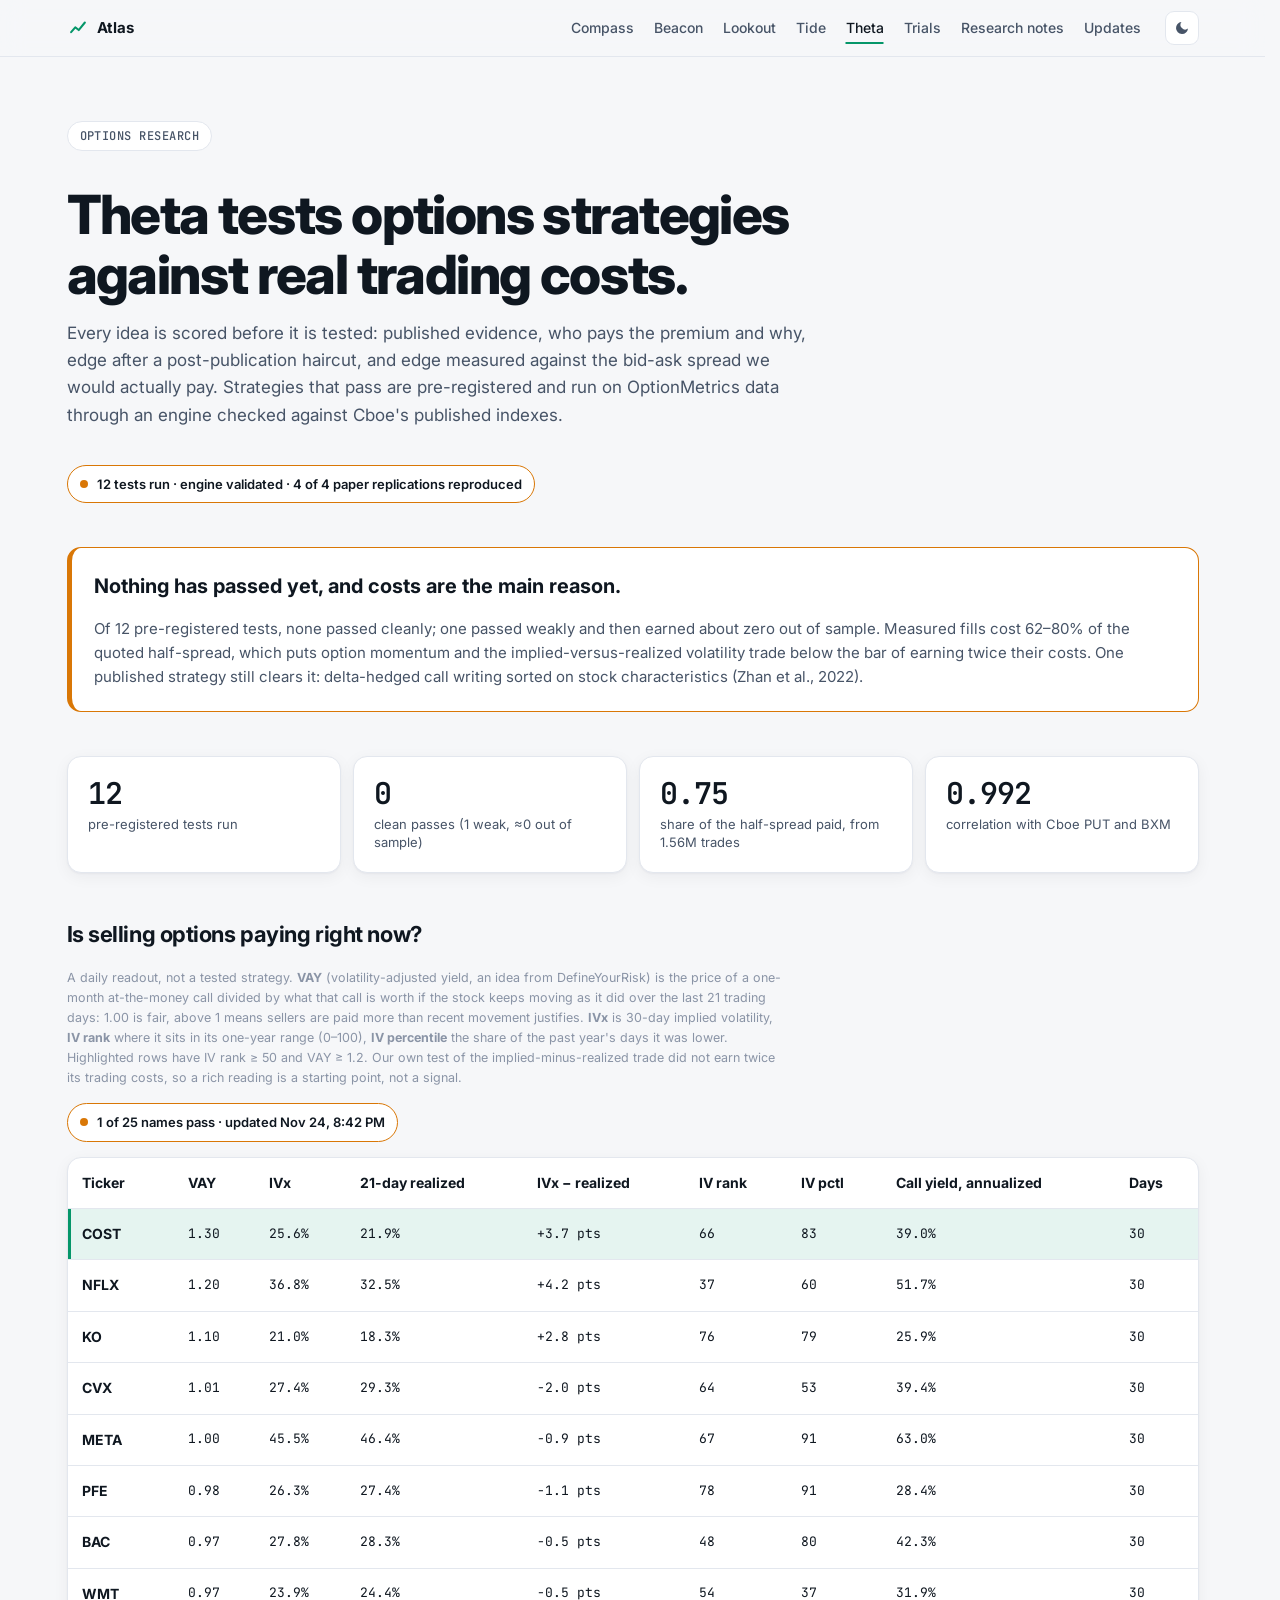
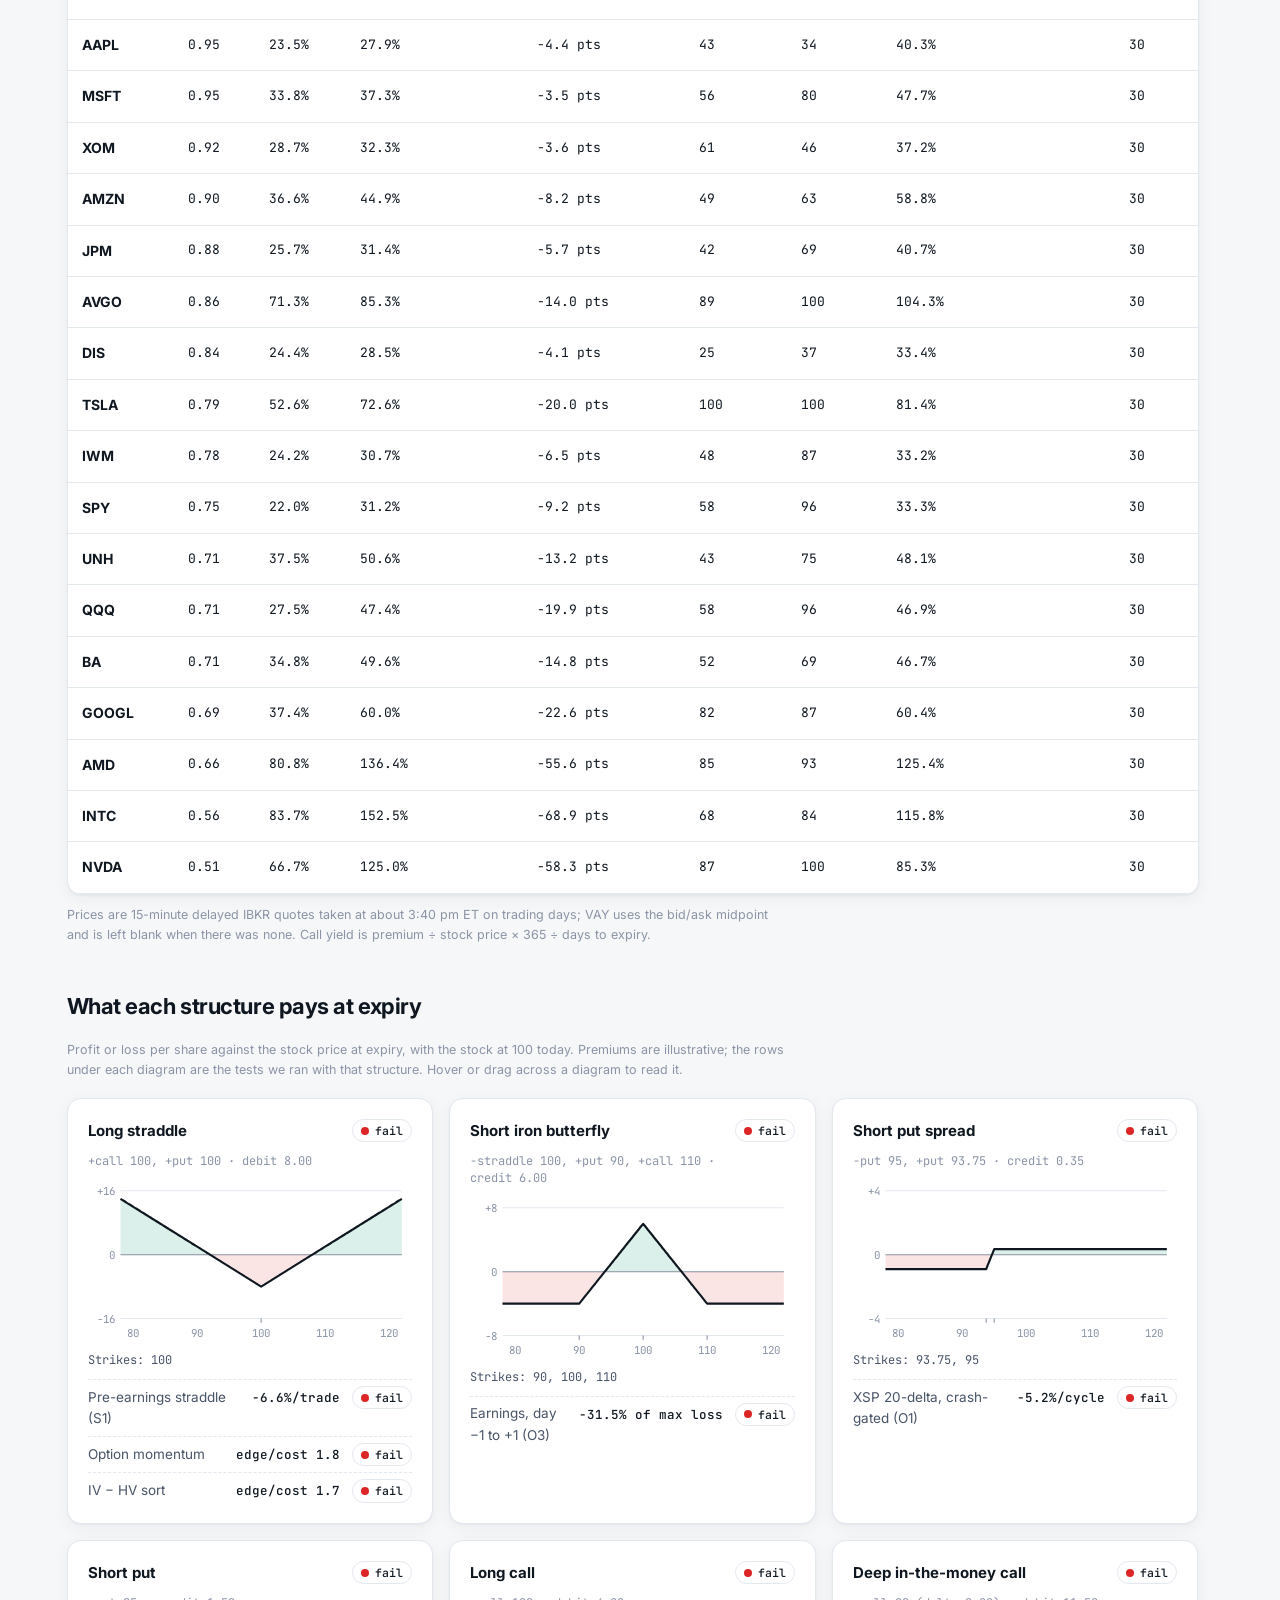
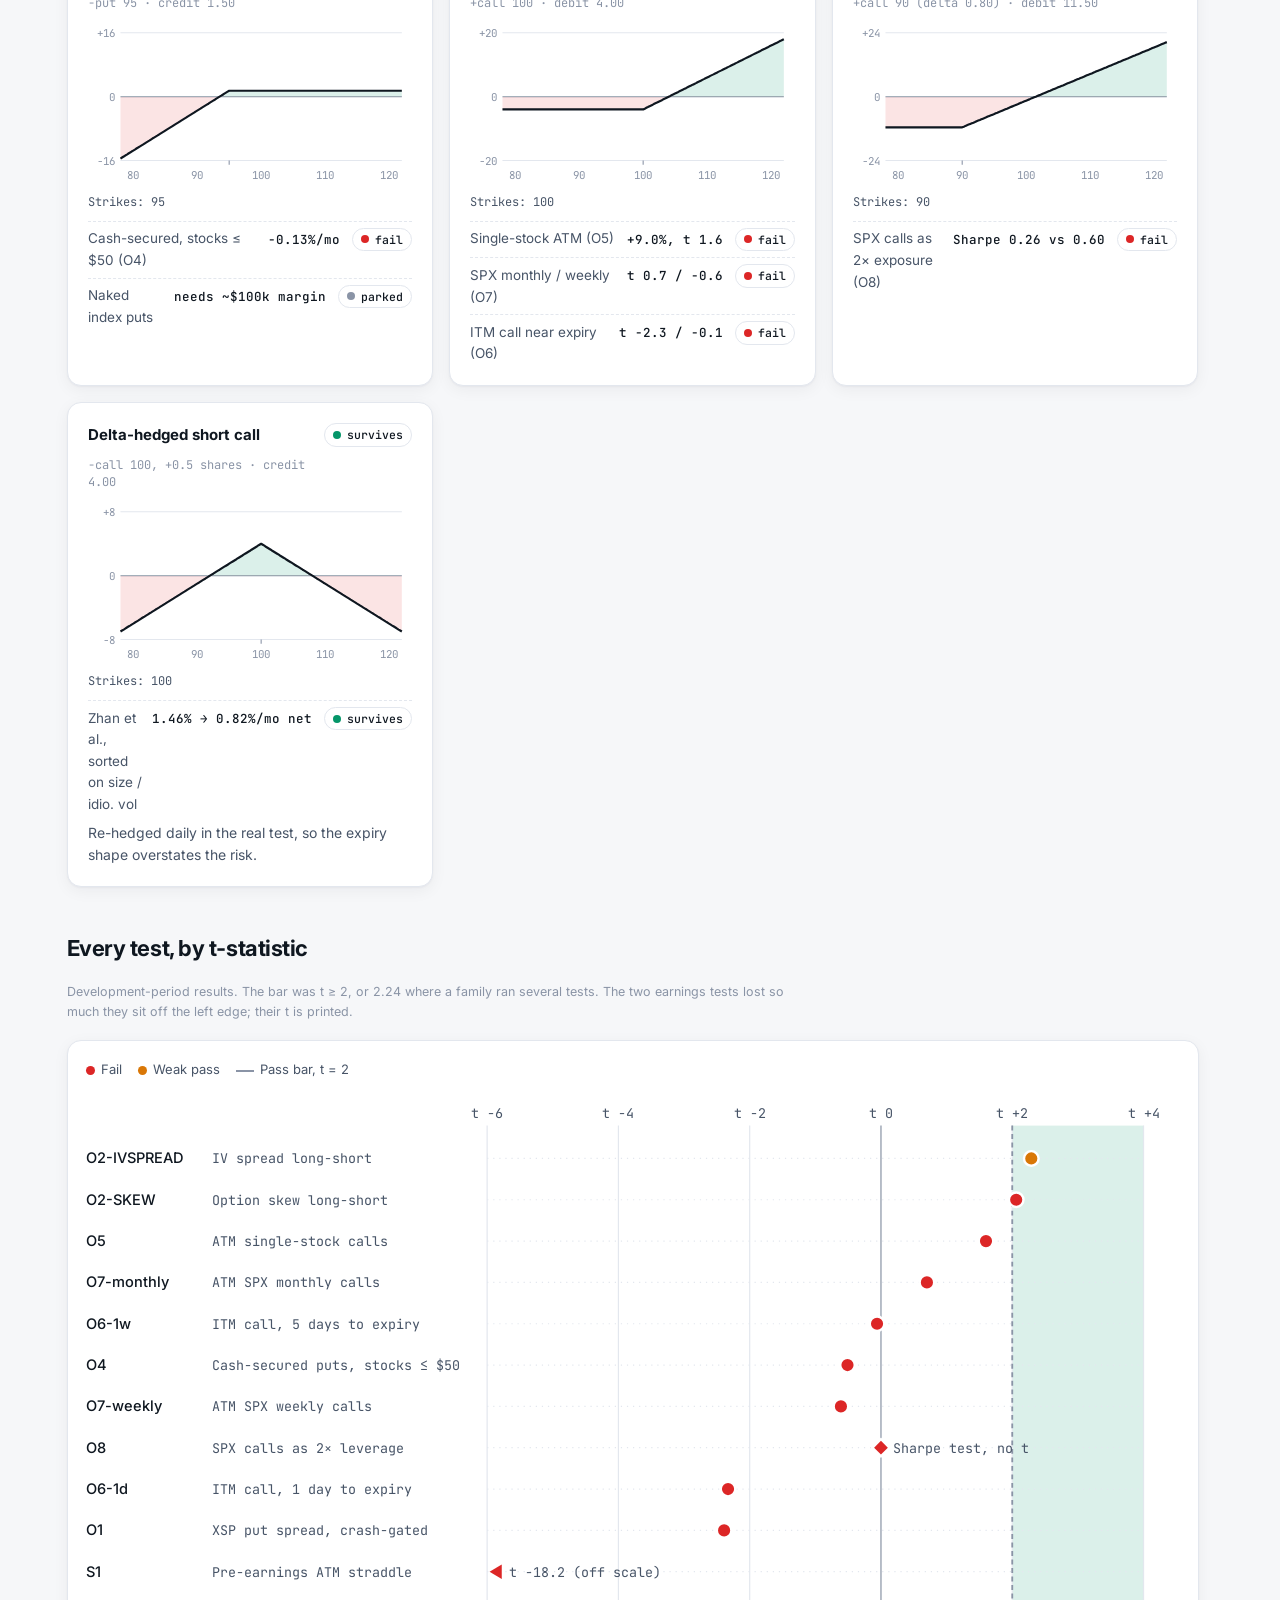
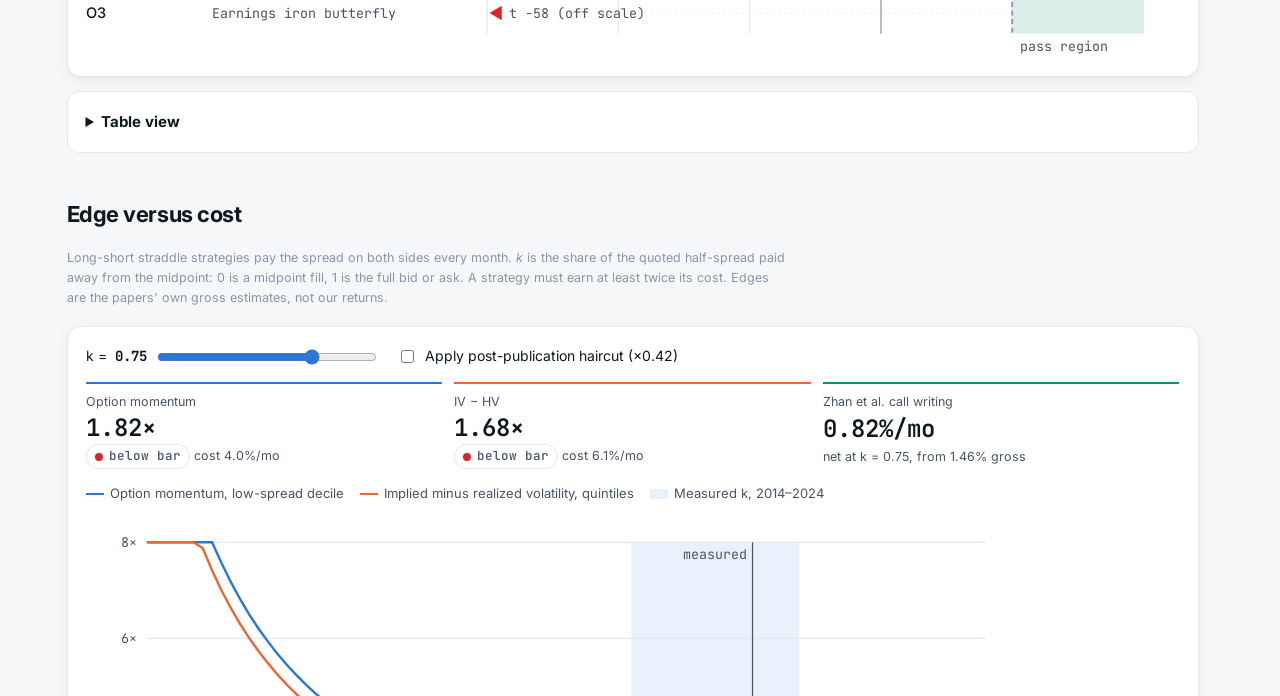
<file: sextant.html>
<!doctype html>
<html lang="en"><head><meta charset="utf-8"><title>Moved to Theta</title>
<meta http-equiv="refresh" content="0; url=theta.html"><link rel="canonical" href="theta.html">
<meta name="viewport" content="width=device-width, initial-scale=1"></head>
<body style="font-family:system-ui;background:#fff;color:#111;padding:16px">This page moved to <a href="theta.html">Theta</a>.</body></html>
</file>
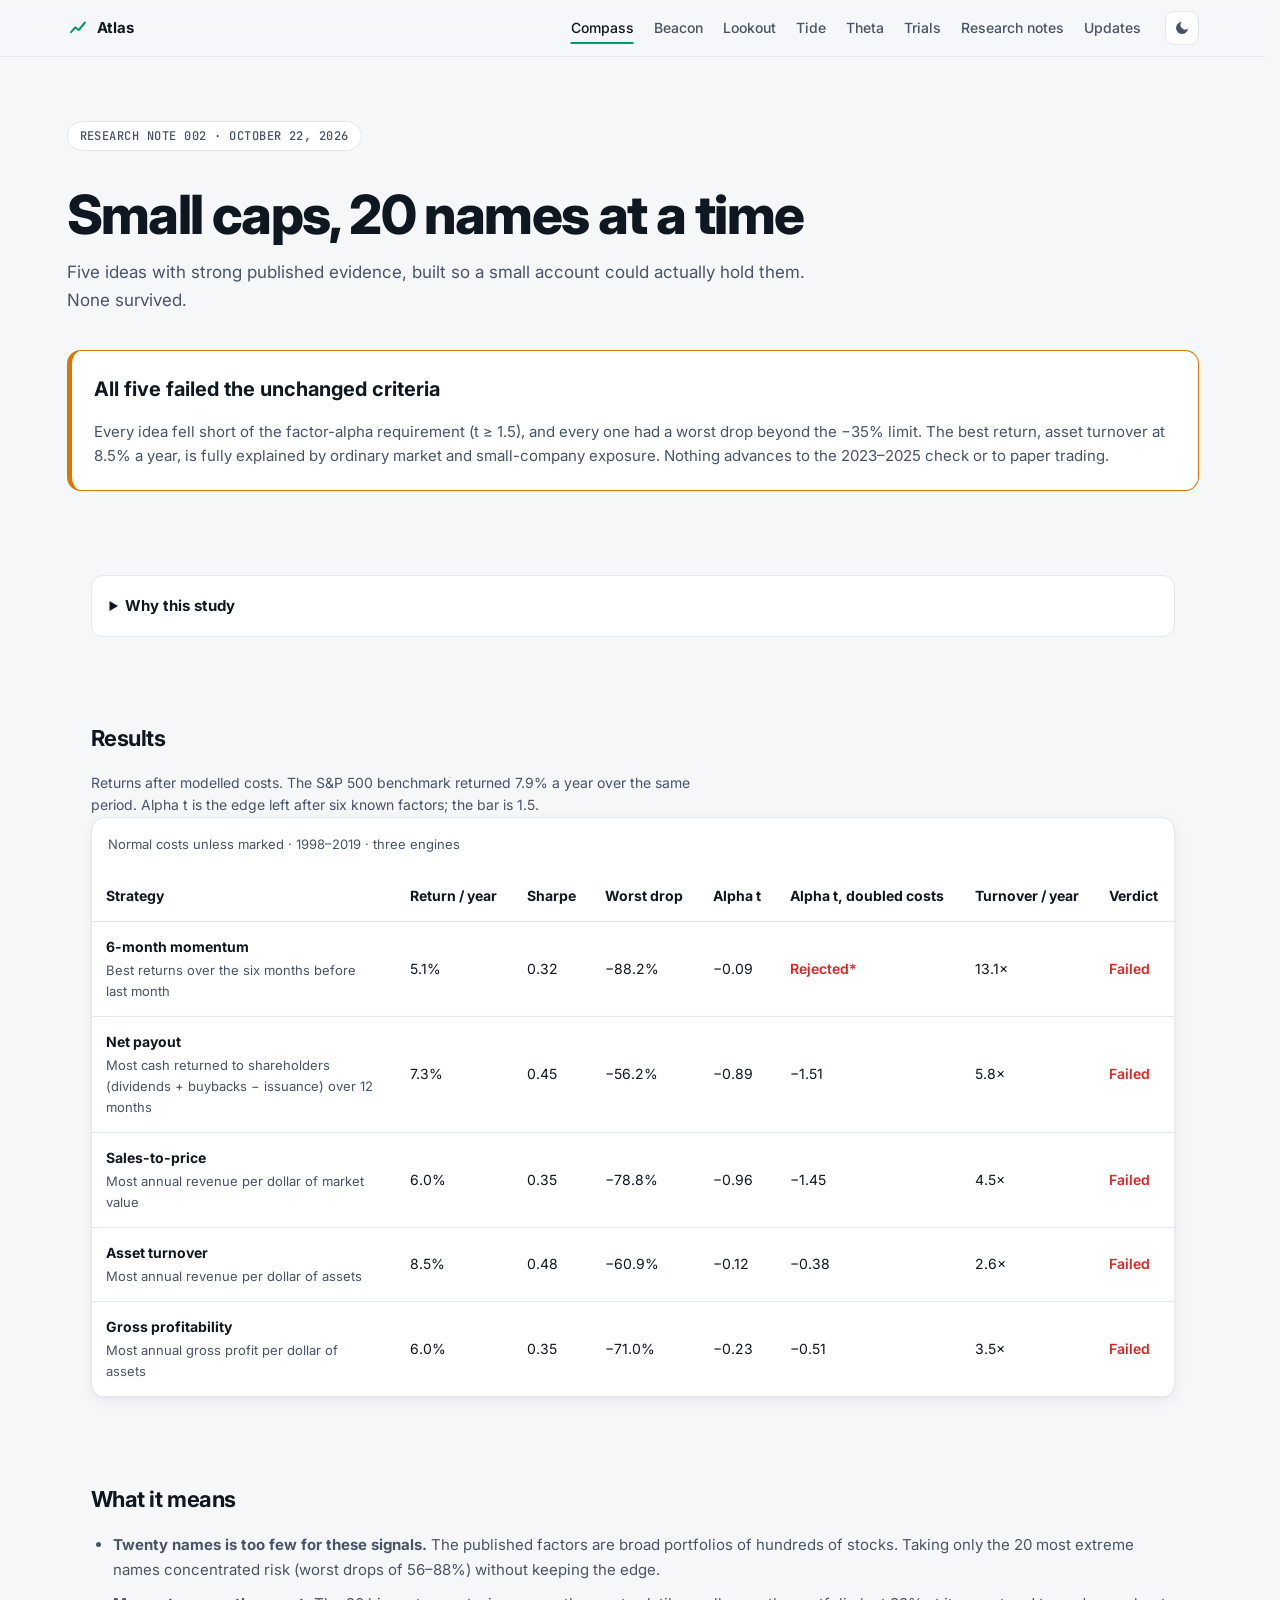
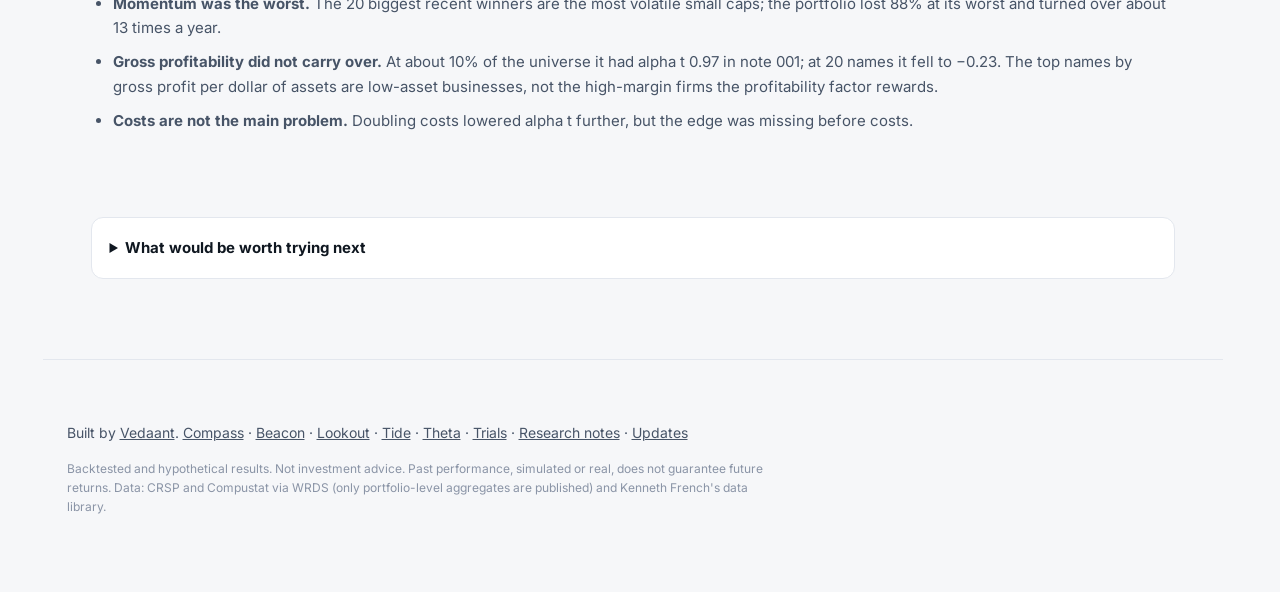
<file: smallcaps.html>
<!doctype html>
<html lang="en">
<head>
<meta charset="utf-8">
<meta name="viewport" content="width=device-width,initial-scale=1">
<title>Small-cap research · Atlas</title>
<meta name="description" content="Five 20-name small-cap strategies tested on sealed 1998–2019 data: momentum, net payout, sales-to-price, asset turnover and gross profitability. All five failed.">
<meta property="og:title" content="Small-cap research · Atlas">
<meta property="og:description" content="Five 20-name small-cap strategies tested on sealed 1998–2019 data: momentum, net payout, sales-to-price, asset turnover and gross profitability. All five failed.">
<link rel="icon" href="data:image/svg+xml,%3Csvg xmlns='http://www.w3.org/2000/svg' viewBox='0 0 32 32'%3E%3Crect width='32' height='32' rx='8' fill='%230f1720'/%3E%3Cpath d='M6 22l6-7 5 4 9-11' stroke='%2334d399' stroke-width='3' fill='none' stroke-linecap='round' stroke-linejoin='round'/%3E%3C/svg%3E">
<link rel="preconnect" href="https://fonts.googleapis.com">
<link rel="preconnect" href="https://fonts.gstatic.com" crossorigin>
<link href="https://fonts.googleapis.com/css2?family=Inter:wght@400;500;600;700;800&family=JetBrains+Mono:wght@400;500&display=swap" rel="stylesheet">
<link rel="stylesheet" href="site.css?v=e9d3e89eff">
<link rel="stylesheet" href="research.css?v=1adaa0968d">
<script src="theme.js?v=d756ea93c9"></script>
</head>
<body>
<body>
<header class="nav">
  <div class="wrap nav-inner">
    <a class="brand" href="index.html"><svg viewBox="0 0 32 32" aria-hidden="true"><path d="M6 22l6-7 5 4 9-11"/></svg>Atlas</a>
    <nav aria-label="Main navigation">
      <a href="index.html" aria-current="page">Compass</a>
      <a href="beacon.html">Beacon</a>
      <a href="lookout.html">Lookout</a>
      <a href="tide.html">Tide</a>
      <a href="theta.html">Theta</a>
      <a href="trials.html">Trials</a>
      <a href="notes.html">Research notes</a>
      <a href="updates.html">Updates</a>
    </nav>
    <button id="theme" class="icon-btn" aria-label="Toggle dark mode" title="Toggle theme">
      <svg viewBox="0 0 24 24" aria-hidden="true"><path d="M21 12.8A9 9 0 1 1 11.2 3a7 7 0 0 0 9.8 9.8z"/></svg>
    </button>
  </div>
</header>
<main class="wrap research-page">
<p class="eyebrow">RESEARCH NOTE 002 · OCTOBER 22, 2026</p><h1>Small caps, 20 names at a time</h1><p class="lede">Five ideas with strong published evidence, built so a small account could actually hold them. None survived.</p>
<div class="decision"><strong>All five failed the unchanged criteria</strong><p>Every idea fell short of the factor-alpha requirement (t ≥ 1.5), and every one had a worst drop beyond the −35% limit. The best return, asset turnover at 8.5% a year, is fully explained by ordinary market and small-company exposure. Nothing advances to the 2023–2025 check or to paper trading.</p></div>
<section class="section"><details><summary><b>Why this study</b></summary><div class="grid-2"><div class="panel pad"><h3>Built to be tradable</h3><ul><li>Small caps suit a small account: lower share prices mean 20 names fit in whole shares.</li><li>Each idea holds the top 20 stocks on one signal, equally weighted, reranked at every month-end and traded at the next open.</li><li>Universe: US common stocks outside the S&amp;P 500, priced at least $5 and above the NYSE 20th size percentile.</li></ul></div><div class="panel pad"><h3>How it was tested</h3><ul><li>Rules fixed before any results; every outcome reported, including failures.</li><li>Sealed data physically cut off at the end of 2019; code ran sandboxed; three engines had to agree on every trade.</li><li>Each idea ran at normal and doubled trading costs, 1998–2019.</li><li>2023–2025 has never been examined for small caps and was kept back for any survivor.</li></ul></div></div></details></section>
<section class="section"><h2>Results</h2><p class="sub">Returns after modelled costs. The S&amp;P 500 benchmark returned 7.9% a year over the same period. Alpha t is the edge left after six known factors; the bar is 1.5.</p><div class="panel table-wrap"><table><caption>Normal costs unless marked · 1998–2019 · three engines</caption><thead><tr><th scope="col">Strategy</th><th scope="col">Return / year</th><th scope="col">Sharpe</th><th scope="col">Worst drop</th><th scope="col">Alpha t</th><th scope="col">Alpha t, doubled costs</th><th scope="col">Turnover / year</th><th scope="col">Verdict</th></tr></thead><tbody><tr><th scope="row">6-month momentum<br><span class="sub">Best returns over the six months before last month</span></th><td>5.1%</td><td>0.32</td><td>−88.2%</td><td>−0.09</td><td class="fail">Rejected*</td><td>13.1×</td><td class="fail">Failed</td></tr><tr><th scope="row">Net payout<br><span class="sub">Most cash returned to shareholders (dividends + buybacks − issuance) over 12 months</span></th><td>7.3%</td><td>0.45</td><td>−56.2%</td><td>−0.89</td><td>−1.51</td><td>5.8×</td><td class="fail">Failed</td></tr><tr><th scope="row">Sales-to-price<br><span class="sub">Most annual revenue per dollar of market value</span></th><td>6.0%</td><td>0.35</td><td>−78.8%</td><td>−0.96</td><td>−1.45</td><td>4.5×</td><td class="fail">Failed</td></tr><tr><th scope="row">Asset turnover<br><span class="sub">Most annual revenue per dollar of assets</span></th><td>8.5%</td><td>0.48</td><td>−60.9%</td><td>−0.12</td><td>−0.38</td><td>2.6×</td><td class="fail">Failed</td></tr><tr><th scope="row">Gross profitability<br><span class="sub">Most annual gross profit per dollar of assets</span></th><td>6.0%</td><td>0.35</td><td>−71.0%</td><td>−0.23</td><td>−0.51</td><td>3.5×</td><td class="fail">Failed</td></tr></tbody></table></div></section>
<section class="section"><h2>What it means</h2><ul><li><b>Twenty names is too few for these signals.</b> The published factors are broad portfolios of hundreds of stocks. Taking only the 20 most extreme names concentrated risk (worst drops of 56–88%) without keeping the edge.</li><li><b>Momentum was the worst.</b> The 20 biggest recent winners are the most volatile small caps; the portfolio lost 88% at its worst and turned over about 13 times a year.</li><li><b>Gross profitability did not carry over.</b> At about 10% of the universe it had alpha t 0.97 in note 001; at 20 names it fell to −0.23. The top names by gross profit per dollar of assets are low-asset businesses, not the high-margin firms the profitability factor rewards.</li><li><b>Costs are not the main problem.</b> Doubling costs lowered alpha t further, but the edge was missing before costs.</li></ul></section>
<section class="section"><details><summary><b>What would be worth trying next</b></summary><ul><li>Broader portfolios (50–100 names) of the same signals, which match the published evidence better. A small account would need fractional shares or more capital to hold them.</li><li>Combining signals into one ranking instead of using any single one.</li><li>Any new version must be registered before it runs, and none of these failures can be reused as fresh evidence.</li></ul><p class="note">* One run, momentum at doubled costs, was rejected because two engines disagreed by two millionths of a share on a 15-million-share position. That is a rounding issue in the engine check, not the strategy, and it does not change the verdict.</p></details></section>
</main>
<footer class="wrap footer">
  <p>Built by <a href="https://github.com/VedaantK">Vedaant</a>. <a href="index.html">Compass</a> · <a href="beacon.html">Beacon</a> · <a href="lookout.html">Lookout</a> · <a href="tide.html">Tide</a> · <a href="theta.html">Theta</a> · <a href="trials.html">Trials</a> · <a href="notes.html">Research notes</a> · <a href="updates.html">Updates</a></p>
  <p class="fine">Backtested and hypothetical results. Not investment advice. Past performance, simulated or real, does not guarantee future returns. Data: CRSP and Compustat via WRDS (only portfolio-level aggregates are published) and Kenneth French's data library.</p>
</footer>
</body>
</html>
</file>
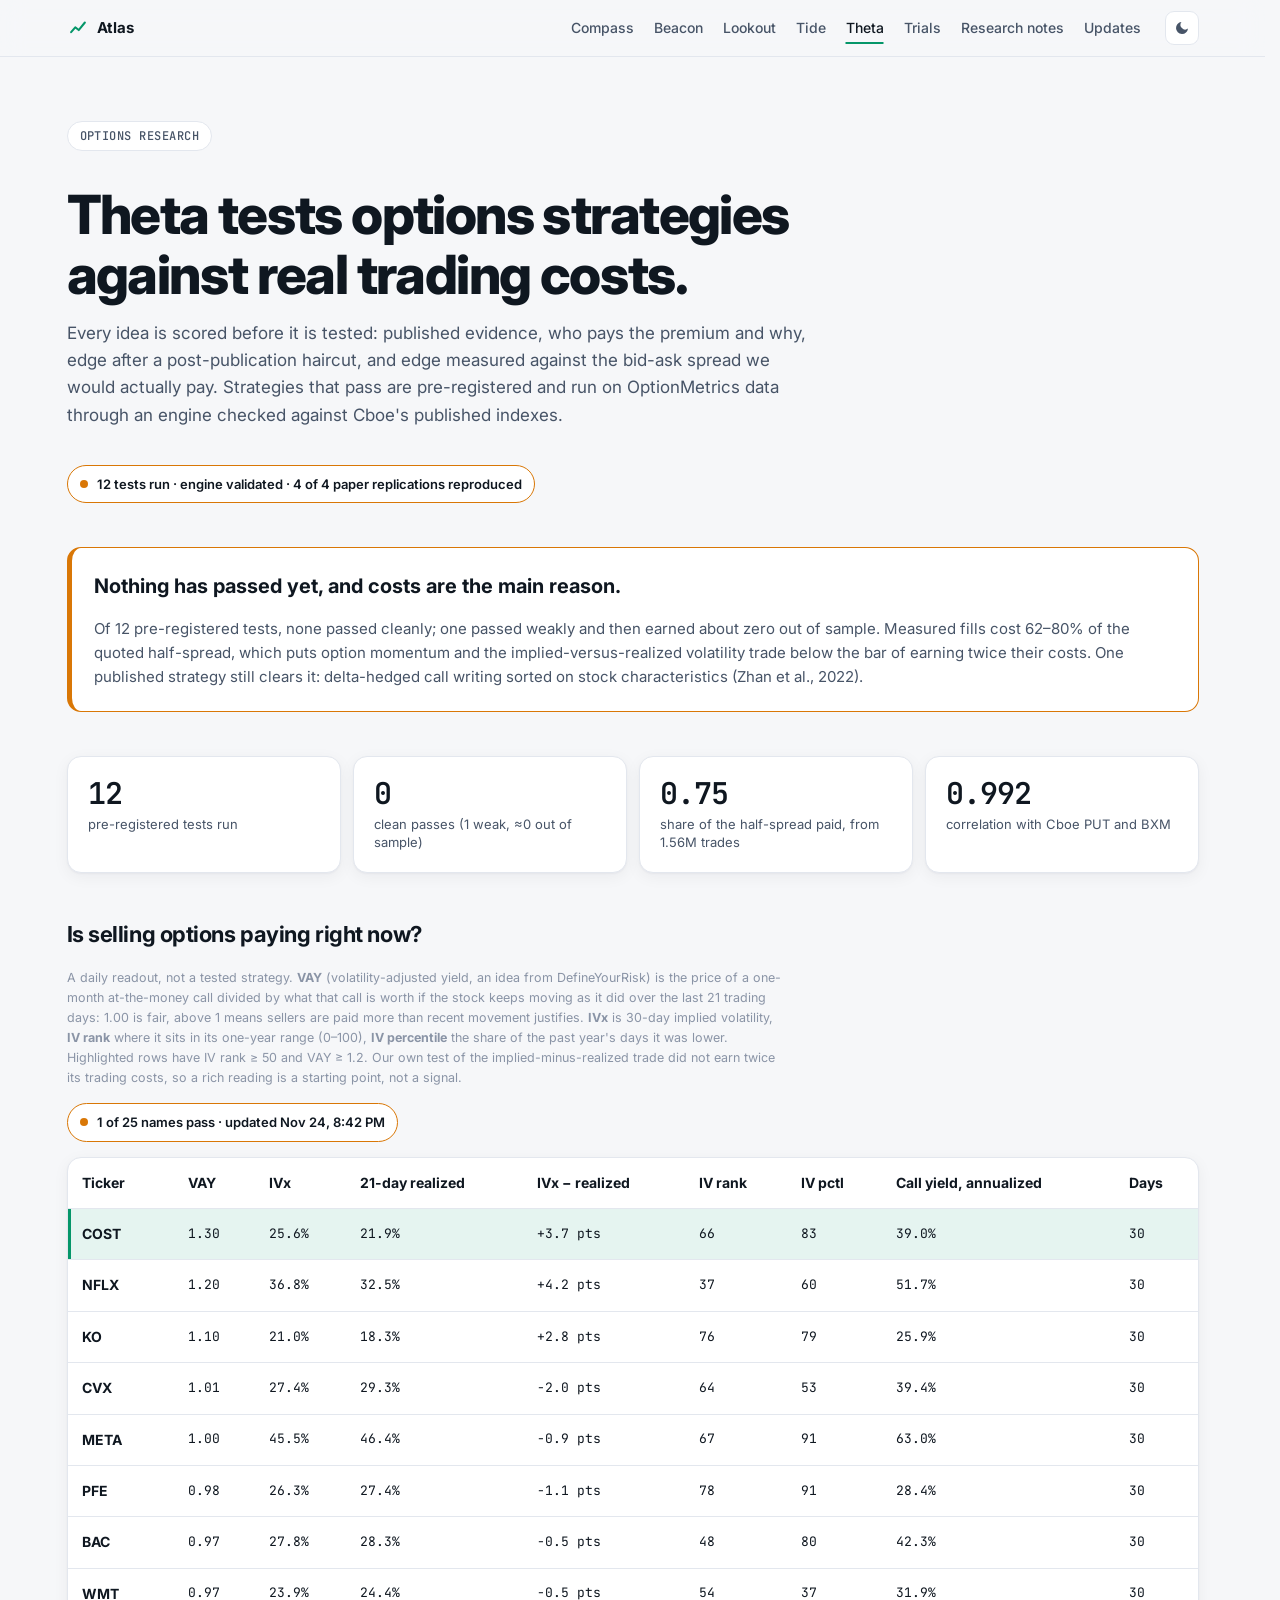
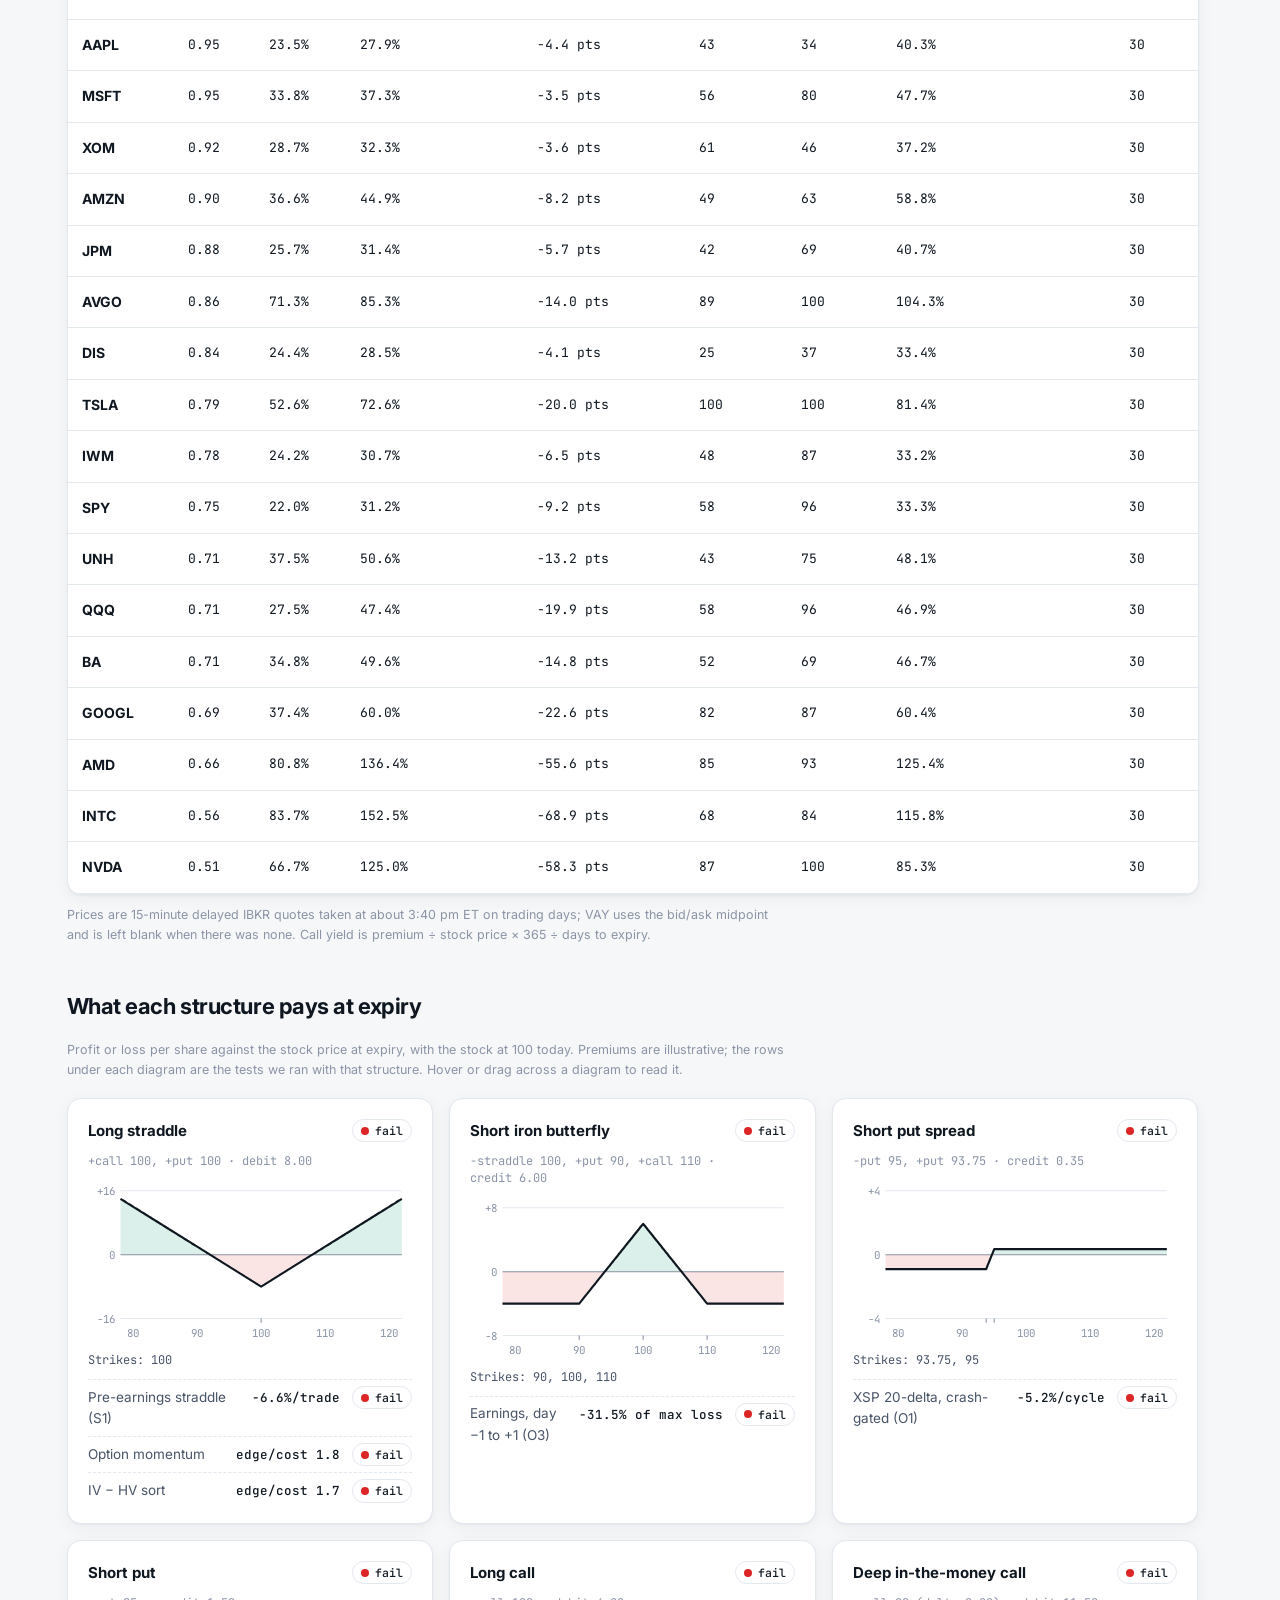
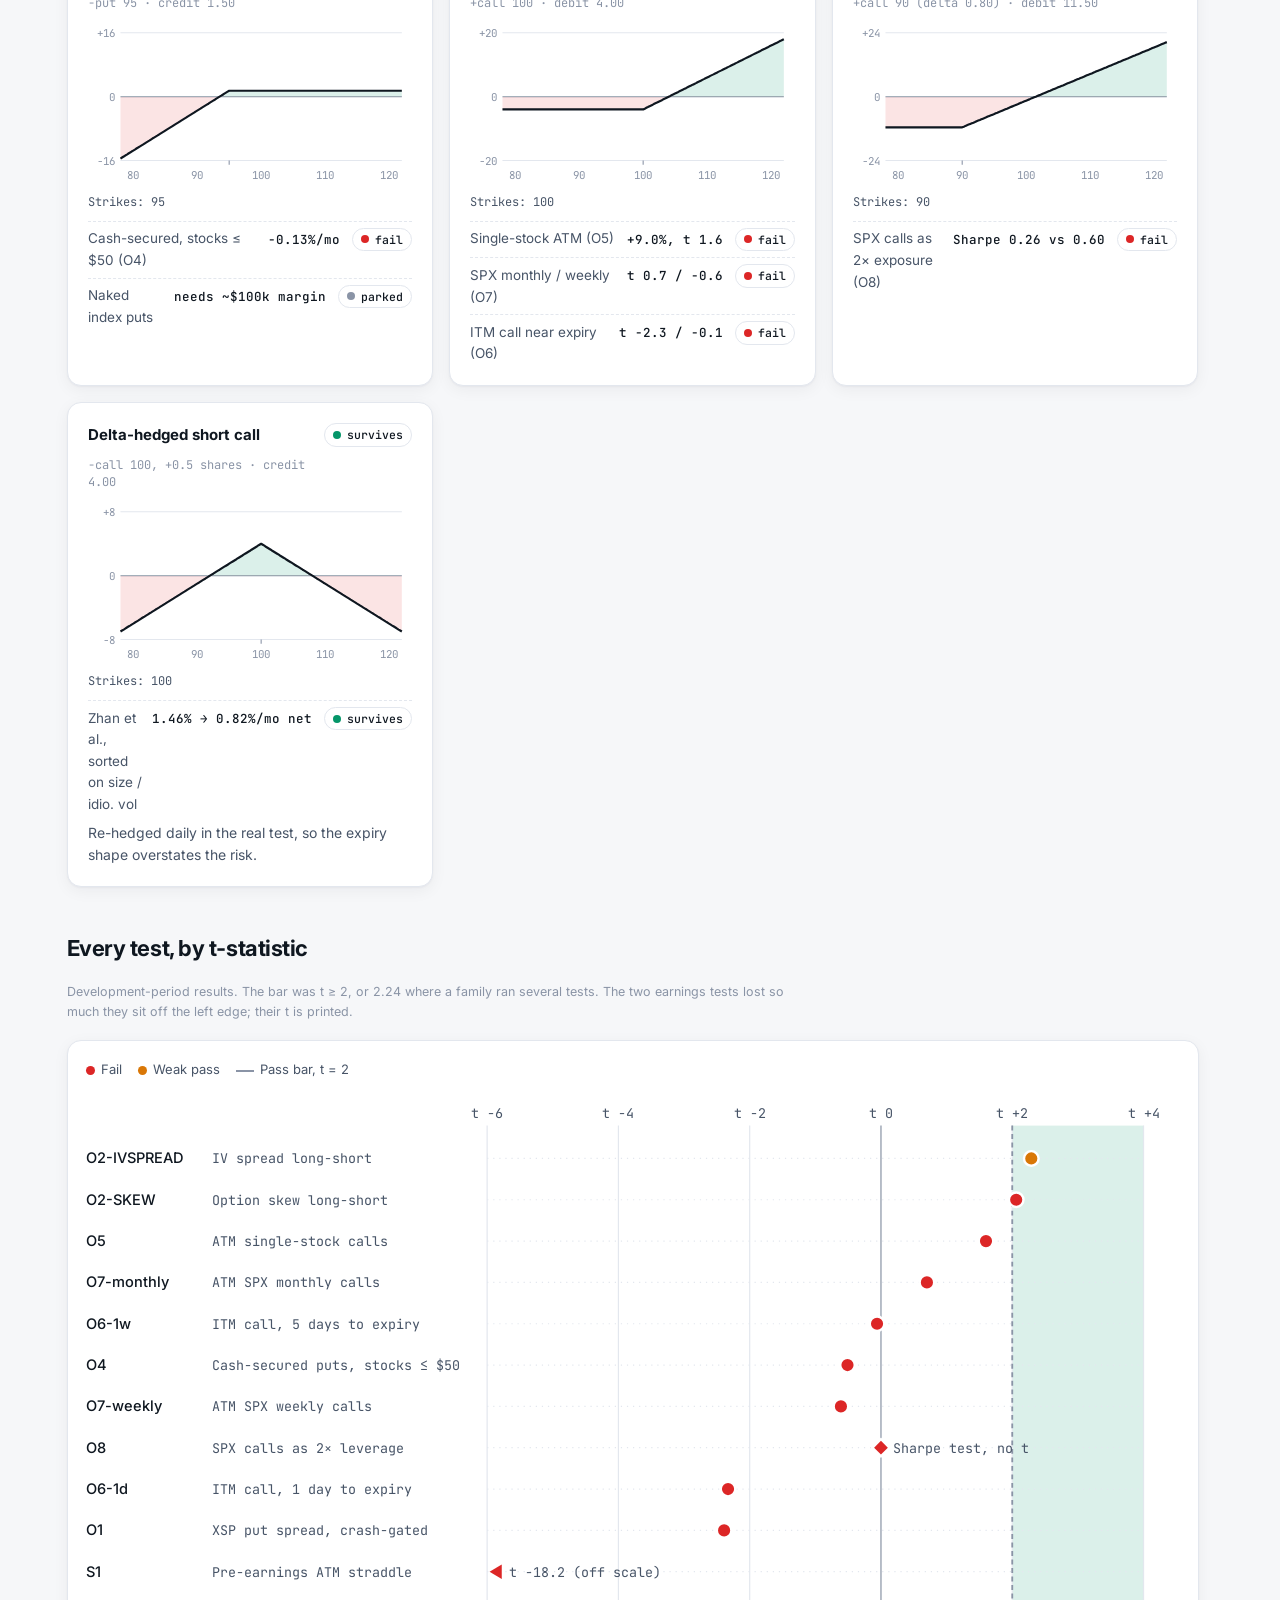
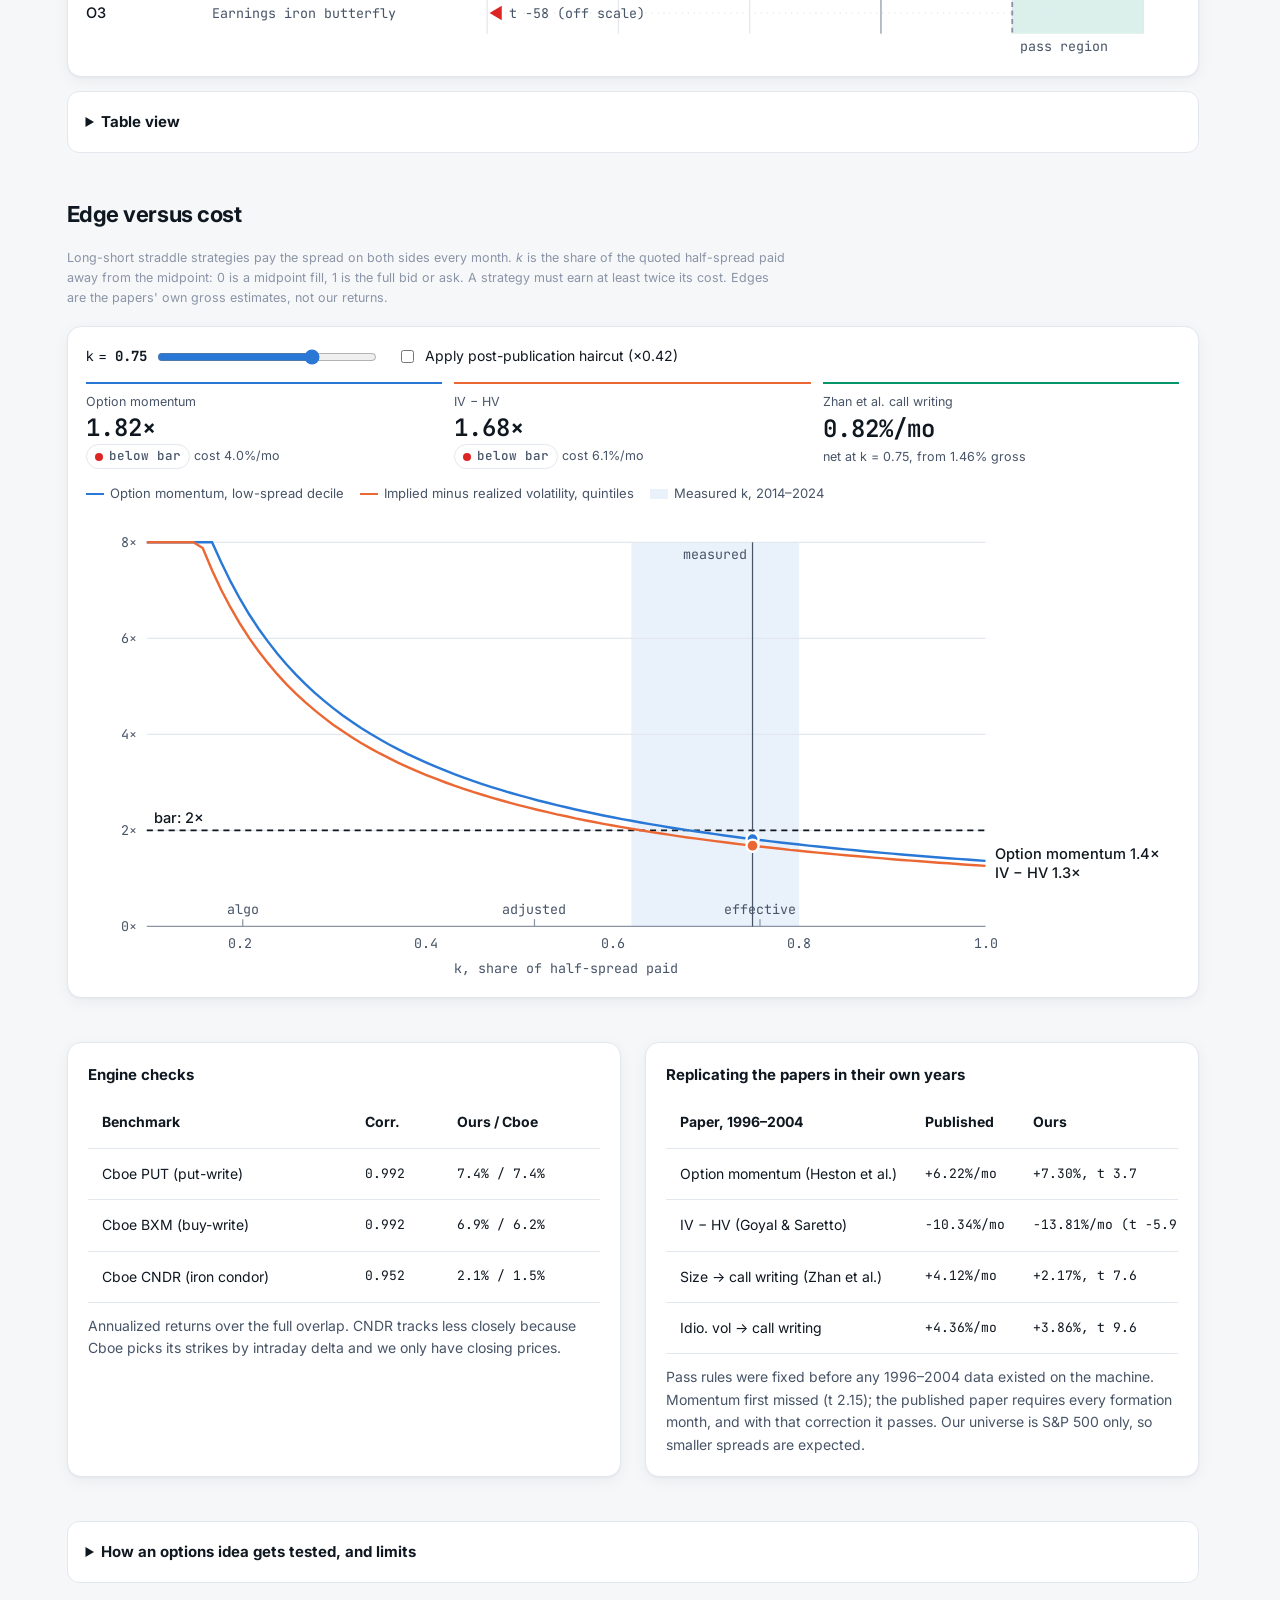
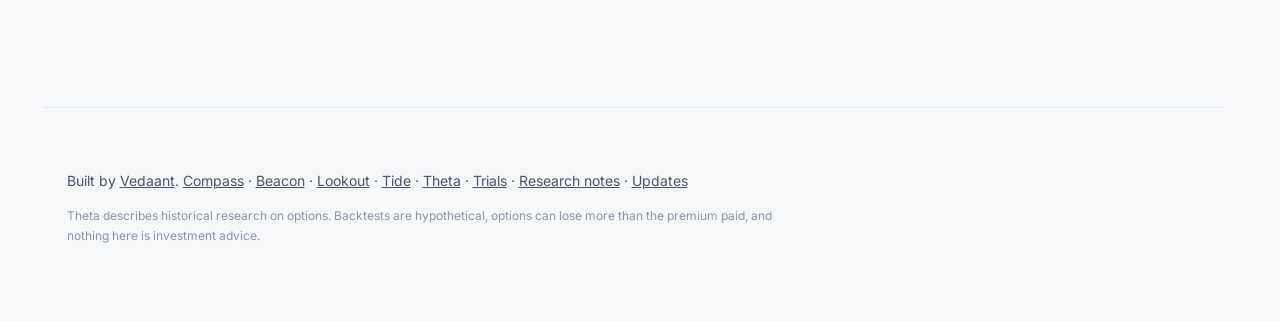
<file: theta.html>
<!doctype html>
<html lang="en">
<head>
<meta charset="utf-8">
<meta name="viewport" content="width=device-width,initial-scale=1">
<title>Theta · Options research</title>
<meta name="description" content="Theta tests options strategies: 12 pre-registered tests so far, none passed cleanly, and published strategies mostly fail once real fill costs are measured.">
<meta property="og:title" content="Theta · Options research">
<meta property="og:description" content="Payoffs, every test result, and why measured trading costs decide most options strategies.">
<link rel="icon" href="data:image/svg+xml,%3Csvg xmlns='http://www.w3.org/2000/svg' viewBox='0 0 32 32'%3E%3Crect width='32' height='32' rx='8' fill='%230f1720'/%3E%3Cpath d='M6 22l6-7 5 4 9-11' stroke='%2334d399' stroke-width='3' fill='none' stroke-linecap='round' stroke-linejoin='round'/%3E%3C/svg%3E">
<link rel="preconnect" href="https://fonts.googleapis.com">
<link rel="preconnect" href="https://fonts.gstatic.com" crossorigin>
<link href="https://fonts.googleapis.com/css2?family=Inter:wght@400;500;600;700;800&family=JetBrains+Mono:wght@400;500&display=swap" rel="stylesheet">
<link rel="stylesheet" href="site.css?v=e9d3e89eff">
<link rel="stylesheet" href="research.css?v=1adaa0968d">
<script src="theme.js?v=d756ea93c9"></script>
<style>
.theta-page { --s1: #2a78d6; --s2: #eb6834; --gain: rgba(5,150,105,.14); --loss: rgba(220,38,38,.12); --band: rgba(42,120,214,.10) }
@media (prefers-color-scheme: dark) { :root:not([data-theme="light"]) .theta-page { --s1: #3987e5; --s2: #d95926; --gain: rgba(52,211,153,.18); --loss: rgba(248,113,113,.18); --band: rgba(57,135,229,.16) } }
:root[data-theme="dark"] .theta-page { --s1: #3987e5; --s2: #d95926; --gain: rgba(52,211,153,.18); --loss: rgba(248,113,113,.18); --band: rgba(57,135,229,.16) }
.theta-page section { margin: 44px 0 }
.theta-page .stats { grid-template-columns: repeat(4, minmax(0, 1fr)) }
.sx-gallery { display: grid; grid-template-columns: repeat(auto-fill, minmax(290px, 1fr)); gap: 16px; margin-top: 18px }
.sx-card { display: grid; gap: 10px; align-content: start }
.sx-card header { display: flex; justify-content: space-between; gap: 10px; align-items: start }
.sx-card h3 { margin: 0 }
.sx-legs, .sx-read { font: 12px/1.4 "JetBrains Mono", monospace; color: var(--ink-3) }
.sx-read { color: var(--ink-2); min-height: 1.4em }
.sx-card svg, .sx-chart svg { width: 100%; height: auto; display: block }
.sx-card svg { touch-action: none }
.sx-uses { display: grid; gap: 6px; font-size: 13.5px; color: var(--ink-2) }
.sx-uses div { display: flex; justify-content: space-between; gap: 10px; align-items: baseline; border-top: 1px dashed var(--line); padding-top: 6px }
.sx-uses b { font: 500 12.5px "JetBrains Mono", monospace; color: var(--ink); white-space: nowrap; text-align: right }
.chip { display: inline-flex; align-items: center; gap: 6px; font: 500 11.5px/1 "JetBrains Mono", monospace; padding: 5px 8px; border-radius: 999px; border: 1px solid var(--line); white-space: nowrap; color: var(--ink) }
.chip::before { content: ""; width: 8px; height: 8px; border-radius: 50%; background: var(--c, var(--ink-3)) }
.chip.fail { --c: var(--bad) } .chip.weak { --c: var(--warn) } .chip.live { --c: var(--accent) } .chip.park { --c: var(--ink-3) }
.sx-chart { padding: 18px; display: grid; gap: 14px; margin-top: 18px }
.sx-scroll { overflow-x: auto }
.sx-chart svg text { fill: var(--ink-2); font: 11px "JetBrains Mono", monospace }
.sx-chart svg .lbl { fill: var(--ink); font: 500 12px Inter, system-ui, sans-serif }
.sx-legend { display: flex; flex-wrap: wrap; gap: 16px; font-size: 13px; color: var(--ink-2) }
.sx-legend i { display: inline-block; width: 18px; height: 2px; vertical-align: middle; margin-right: 6px; background: var(--c) }
.sx-legend i.dot { width: 9px; height: 9px; border-radius: 50% }
.sx-controls { display: flex; flex-wrap: wrap; gap: 18px; align-items: center; font-size: 14px }
.sx-controls label { display: flex; gap: 8px; align-items: center }
.sx-controls input[type=range] { width: 220px; max-width: 60vw; accent-color: var(--s1) }
.sx-kout { display: grid; grid-template-columns: repeat(auto-fit, minmax(170px, 1fr)); gap: 12px }
.sx-kout div { border-top: 2px solid var(--c); padding-top: 8px; display: grid; gap: 3px }
.sx-kout b { font: 600 24px/1.1 "JetBrains Mono", monospace }
.sx-kout span { font-size: 12.5px; color: var(--ink-2) }
.theta-page td.n { font-family: "JetBrains Mono", monospace; font-size: 13px }
#sx-tip { position: fixed; pointer-events: none; background: var(--panel); color: var(--ink); border: 1px solid var(--line); border-radius: 8px; padding: 8px 10px; font-size: 12.5px; max-width: 280px; box-shadow: var(--shadow); z-index: 20 }
@media (max-width: 700px) { .theta-page .stats { grid-template-columns: repeat(2, minmax(0, 1fr)) } }
</style>
</head>
<body>
<header class="nav">
  <div class="wrap nav-inner">
    <a class="brand" href="index.html"><svg viewBox="0 0 32 32" aria-hidden="true"><path d="M6 22l6-7 5 4 9-11"/></svg>Atlas</a>
    <nav aria-label="Main navigation">
      <a href="index.html">Compass</a>
      <a href="beacon.html">Beacon</a>
      <a href="lookout.html">Lookout</a>
      <a href="tide.html">Tide</a>
      <a href="theta.html" aria-current="page">Theta</a>
      <a href="trials.html">Trials</a>
      <a href="notes.html">Research notes</a>
      <a href="updates.html">Updates</a>
    </nav>
    <button id="theme" class="icon-btn" aria-label="Toggle dark mode" title="Toggle theme">
      <svg viewBox="0 0 24 24" aria-hidden="true"><path d="M21 12.8A9 9 0 1 1 11.2 3a7 7 0 0 0 9.8 9.8z"/></svg>
    </button>
  </div>
</header>
<main class="wrap research-page theta-page">
  <p class="eyebrow">OPTIONS RESEARCH</p>
  <h1>Theta tests options strategies against real trading costs.</h1>
  <p class="lede">Every idea is scored before it is tested: published evidence, who pays the premium and why, edge after a post-publication haircut, and edge measured against the bid-ask spread we would actually pay. Strategies that pass are pre-registered and run on OptionMetrics data through an engine checked against Cboe's published indexes.</p>
  <p><span class="status">12 tests run · engine validated · 4 of 4 paper replications reproduced</span></p>

  <section class="decision">
    <strong>Nothing has passed yet, and costs are the main reason.</strong>
    <p>Of 12 pre-registered tests, none passed cleanly; one passed weakly and then earned about zero out of sample. Measured fills cost 62–80% of the quoted half-spread, which puts option momentum and the implied-versus-realized volatility trade below the bar of earning twice their costs. One published strategy still clears it: delta-hedged call writing sorted on stock characteristics (Zhan et al., 2022).</p>
  </section>

  <div class="stats">
    <div class="stat"><b>12</b><span>pre-registered tests run</span></div>
    <div class="stat"><b>0</b><span>clean passes (1 weak, ≈0 out of sample)</span></div>
    <div class="stat"><b>0.75</b><span>share of the half-spread paid, from 1.56M trades</span></div>
    <div class="stat"><b>0.992</b><span>correlation with Cboe PUT and BXM</span></div>
  </div>

  <section id="premium-screen">
    <h2>Is selling options paying right now?</h2>
    <p class="note">A daily readout, not a tested strategy. <b>VAY</b> (volatility-adjusted yield, an idea from DefineYourRisk) is the price of a one-month at-the-money call divided by what that call is worth if the stock keeps moving as it did over the last 21 trading days: 1.00 is fair, above 1 means sellers are paid more than recent movement justifies. <b>IVx</b> is 30-day implied volatility, <b>IV rank</b> where it sits in its one-year range (0–100), <b>IV percentile</b> the share of the past year's days it was lower. Highlighted rows have IV rank ≥ 50 and VAY ≥ 1.2. Our own test of the implied-minus-realized trade did not earn twice its trading costs, so a rich reading is a starting point, not a signal.</p>
    <p><span class="status" id="ps-status">Loading…</span></p>
    <div class="panel"><div class="sx-scroll"><table id="ps-table">
      <thead><tr><th>Ticker</th><th>VAY</th><th>IVx</th><th>21-day realized</th><th>IVx − realized</th><th>IV rank</th><th>IV pctl</th><th>Call yield, annualized</th><th>Days</th></tr></thead>
      <tbody></tbody>
    </table></div></div>
    <p class="note">Prices are 15-minute delayed IBKR quotes taken at about 3:40 pm ET on trading days; VAY uses the bid/ask midpoint and is left blank when there was none. Call yield is premium ÷ stock price × 365 ÷ days to expiry.</p>
  </section>

  <section>
    <h2>What each structure pays at expiry</h2>
    <p class="note">Profit or loss per share against the stock price at expiry, with the stock at 100 today. Premiums are illustrative; the rows under each diagram are the tests we ran with that structure. Hover or drag across a diagram to read it.</p>
    <div class="sx-gallery" id="sx-gallery"></div>
  </section>

  <section>
    <h2>Every test, by t-statistic</h2>
    <p class="note">Development-period results. The bar was t ≥ 2, or 2.24 where a family ran several tests. The two earnings tests lost so much they sit off the left edge; their t is printed.</p>
    <div class="panel sx-chart">
      <div class="sx-legend"><span><i class="dot" style="--c:var(--bad)"></i>Fail</span><span><i class="dot" style="--c:var(--warn)"></i>Weak pass</span><span><i style="--c:var(--ink-3)"></i>Pass bar, t = 2</span></div>
      <div class="sx-scroll"><svg id="sx-dots" viewBox="0 0 900 470" role="img" aria-label="Dot plot of t-statistics for 12 tests"></svg></div>
    </div>
    <details style="margin-top:14px"><summary><b>Table view</b></summary><div class="sx-scroll"><table id="sx-regtab"><thead><tr><th>Test</th><th>Hypothesis</th><th>Result</th><th>Verdict</th></tr></thead><tbody></tbody></table></div></details>
  </section>

  <section>
    <h2>Edge versus cost</h2>
    <p class="note">Long-short straddle strategies pay the spread on both sides every month. <i>k</i> is the share of the quoted half-spread paid away from the midpoint: 0 is a midpoint fill, 1 is the full bid or ask. A strategy must earn at least twice its cost. Edges are the papers' own gross estimates, not our returns.</p>
    <div class="panel sx-chart">
      <div class="sx-controls">
        <label for="sx-k">k = <b id="sx-kv" style="font-family:'JetBrains Mono',monospace">0.75</b><input id="sx-k" type="range" min="0.1" max="1" step="0.01" value="0.75"></label>
        <label for="sx-hc"><input id="sx-hc" type="checkbox"> Apply post-publication haircut (×0.42)</label>
      </div>
      <div class="sx-kout" id="sx-kout"></div>
      <div class="sx-legend"><span><i style="--c:var(--s1)"></i>Option momentum, low-spread decile</span><span><i style="--c:var(--s2)"></i>Implied minus realized volatility, quintiles</span><span><i style="--c:var(--band);height:10px"></i>Measured k, 2014–2024</span></div>
      <div class="sx-scroll"><svg id="sx-cost" viewBox="0 0 900 380" role="img" aria-label="Edge to cost ratio versus share of spread paid"></svg></div>
    </div>
  </section>

  <section>
    <div class="grid-2">
      <article class="panel pad">
        <h3>Engine checks</h3>
        <div class="sx-scroll"><table>
          <thead><tr><th>Benchmark</th><th>Corr.</th><th>Ours / Cboe</th></tr></thead>
          <tbody>
            <tr><td>Cboe PUT (put-write)</td><td class="n">0.992</td><td class="n">7.4% / 7.4%</td></tr>
            <tr><td>Cboe BXM (buy-write)</td><td class="n">0.992</td><td class="n">6.9% / 6.2%</td></tr>
            <tr><td>Cboe CNDR (iron condor)</td><td class="n">0.952</td><td class="n">2.1% / 1.5%</td></tr>
          </tbody>
        </table></div>
        <p style="margin-top:12px">Annualized returns over the full overlap. CNDR tracks less closely because Cboe picks its strikes by intraday delta and we only have closing prices.</p>
      </article>
      <article class="panel pad">
        <h3>Replicating the papers in their own years</h3>
        <div class="sx-scroll"><table>
          <thead><tr><th>Paper, 1996–2004</th><th>Published</th><th>Ours</th></tr></thead>
          <tbody>
            <tr><td>Option momentum (Heston et al.)</td><td class="n">+6.22%/mo</td><td class="n">+7.30%, t 3.7</td></tr>
            <tr><td>IV − HV (Goyal &amp; Saretto)</td><td class="n">−10.34%/mo</td><td class="n">−13.81%/mo (t −5.9)</td></tr>
            <tr><td>Size → call writing (Zhan et al.)</td><td class="n">+4.12%/mo</td><td class="n">+2.17%, t 7.6</td></tr>
            <tr><td>Idio. vol → call writing</td><td class="n">+4.36%/mo</td><td class="n">+3.86%, t 9.6</td></tr>
          </tbody>
        </table></div>
        <p style="margin-top:12px">Pass rules were fixed before any 1996–2004 data existed on the machine. Momentum first missed (t 2.15); the published paper requires every formation month, and with that correction it passes. Our universe is S&amp;P 500 only, so smaller spreads are expected.</p>
      </article>
    </div>
  </section>

  <section>
    <details><summary><b>How an options idea gets tested, and limits</b></summary>
    <h2>The intake gates</h2>
    <ol class="steps">
      <li><strong>Evidence</strong>Published in a peer-reviewed journal and shown to survive outside its sample.</li>
      <li><strong>Mechanism</strong>We can name who is on the other side and why they keep paying.</li>
      <li><strong>Haircut edge</strong>The published edge × 0.42 (returns fall about 58% after publication) is still positive.</li>
      <li><strong>Edge ÷ cost ≥ 2</strong>Using fill costs measured from 1.56 million real option trades.</li>
      <li><strong>Power and replication</strong>Enough data to reach t = 3, and the paper's own result reproduced first.</li>
      <li><strong>Account fit</strong>Margin, worst-case loss per position and contract size at a realistic account size.</li>
    </ol>
    <h2>Limits</h2>
    <p>Data: OptionMetrics end-of-day quotes for S&amp;P 500 stocks and index options, 1996–2025, and a sample of intraday OPRA trades to measure fills. Results use end-of-day prices, so strategies that depend on intraday timing are only approximated. Payoff diagrams ignore fees, dividends and early exercise. All results are historical and hypothetical.</p>
    </details>
  </section>
</main>
<div id="sx-tip" hidden></div>
<style>
#ps-table tr.ps-hit td { background: color-mix(in srgb, var(--accent) 10%, transparent) }
#ps-table tr.ps-hit td:first-child { box-shadow: inset 3px 0 0 var(--accent) }
#ps-table th { white-space: nowrap }
</style>
<script>
(async function () {
  const $ = id => document.getElementById(id);
  const esc = s => String(s).replace(/[&<>"]/g, c => ({"&": "&amp;", "<": "&lt;", ">": "&gt;", '"': "&quot;"}[c]));
  const f = (v, d, suf = "") => v == null ? "—" : Number(v).toFixed(d) + suf;
  try {
    const res = await fetch("theta-screen.json", {cache: "no-store"});
    if (!res.ok) throw new Error(res.status);
    const d = await res.json();
    const hits = d.rows.filter(r => r.pass).length;
    const when = new Date(d.updated).toLocaleString("en-US", {month: "short", day: "numeric", hour: "numeric", minute: "2-digit"});
    $("ps-status").textContent = `${hits} of ${d.rows.length} names pass · updated ${when}`;
    $("ps-table").querySelector("tbody").innerHTML = d.rows.map(r =>
      `<tr${r.pass ? ' class="ps-hit"' : ""}><td><b>${esc(r.symbol)}</b></td><td class="n">${f(r.vay, 2)}</td>`
      + `<td class="n">${f(r.ivx, 1, "%")}</td><td class="n">${f(r.rv21, 1, "%")}</td>`
      + `<td class="n">${r.vrp == null ? "—" : (r.vrp > 0 ? "+" : "") + r.vrp.toFixed(1) + " pts"}</td>`
      + `<td class="n">${f(r.ivr, 0)}</td><td class="n">${f(r.ivp, 0)}</td>`
      + `<td class="n">${f(r.ann_yield, 1, "%")}</td><td class="n">${r.dte ?? "—"}</td></tr>`).join("");
  } catch (e) {
    $("ps-status").textContent = "No screen published yet; it runs after 3:40 pm ET on trading days.";
  }
})();
</script>
<footer class="wrap footer">
  <p>Built by <a href="https://github.com/VedaantK">Vedaant</a>. <a href="index.html">Compass</a> · <a href="beacon.html">Beacon</a> · <a href="lookout.html">Lookout</a> · <a href="tide.html">Tide</a> · <a href="theta.html">Theta</a> · <a href="trials.html">Trials</a> · <a href="notes.html">Research notes</a> · <a href="updates.html">Updates</a></p>
  <p class="fine">Theta describes historical research on options. Backtests are hypothetical, options can lose more than the premium paid, and nothing here is investment advice.</p>
</footer>
<script>
(function () {
const NS = "http://www.w3.org/2000/svg";
const el = (tag, attrs, parent) => { const e = document.createElementNS(NS, tag); for (const k in attrs || {}) e.setAttribute(k, attrs[k]); if (parent) parent.appendChild(e); return e; };
const tip = document.getElementById("sx-tip");
const showTip = (html, x, y) => { tip.innerHTML = html; tip.hidden = false; const w = tip.offsetWidth, h = tip.offsetHeight; tip.style.left = Math.min(x + 14, innerWidth - w - 8) + "px"; tip.style.top = Math.max(8, y - h - 10) + "px"; };
const hideTip = () => { tip.hidden = true; };
const LABEL = { fail: "fail", weak: "weak pass", live: "survives", park: "parked" };

const C = K => S => Math.max(S - K, 0), P = K => S => Math.max(K - S, 0);
const STRUCTS = [
  { name: "Long straddle", legs: "+call 100, +put 100 · debit 8.00", f: S => C(100)(S) + P(100)(S) - 8, strikes: [100],
    uses: [["Pre-earnings straddle (S1)", "−6.6%/trade", "fail"], ["Option momentum", "edge/cost 1.8", "fail"], ["IV − HV sort", "edge/cost 1.7", "fail"]] },
  { name: "Short iron butterfly", legs: "−straddle 100, +put 90, +call 110 · credit 6.00", f: S => -C(100)(S) - P(100)(S) + P(90)(S) + C(110)(S) + 6, strikes: [90, 100, 110],
    uses: [["Earnings, day −1 to +1 (O3)", "−31.5% of max loss", "fail"]] },
  { name: "Short put spread", legs: "−put 95, +put 93.75 · credit 0.35", f: S => -P(95)(S) + P(93.75)(S) + 0.35, strikes: [93.75, 95],
    uses: [["XSP 20-delta, crash-gated (O1)", "−5.2%/cycle", "fail"]] },
  { name: "Short put", legs: "−put 95 · credit 1.50", f: S => -P(95)(S) + 1.5, strikes: [95],
    uses: [["Cash-secured, stocks ≤ $50 (O4)", "−0.13%/mo", "fail"], ["Naked index puts", "needs ~$100k margin", "park"]] },
  { name: "Long call", legs: "+call 100 · debit 4.00", f: S => C(100)(S) - 4, strikes: [100],
    uses: [["Single-stock ATM (O5)", "+9.0%, t 1.6", "fail"], ["SPX monthly / weekly (O7)", "t 0.7 / −0.6", "fail"], ["ITM call near expiry (O6)", "t −2.3 / −0.1", "fail"]] },
  { name: "Deep in-the-money call", legs: "+call 90 (delta 0.80) · debit 11.50", f: S => C(90)(S) - 11.5, strikes: [90],
    uses: [["SPX calls as 2× exposure (O8)", "Sharpe 0.26 vs 0.60", "fail"]] },
  { name: "Delta-hedged short call", legs: "−call 100, +0.5 shares · credit 4.00", f: S => -C(100)(S) + 0.5 * (S - 100) + 4, strikes: [100],
    uses: [["Zhan et al., sorted on size / idio. vol", "1.46% → 0.82%/mo net", "live"]], note: "Re-hedged daily in the real test, so the expiry shape overstates the risk." },
];
function payoff(card, s) {
  const W = 300, H = 150, pl = 30, pr = 10, pt = 10, pb = 22, lo = 78, hi = 122;
  const xs = []; for (let S = lo; S <= hi; S += 0.25) xs.push(S);
  const ys = xs.map(s.f); let m = Math.max(4, ...ys.map(Math.abs)); m = Math.ceil(m / 4) * 4;
  const X = S => pl + (S - lo) / (hi - lo) * (W - pl - pr), Y = v => pt + (m - v) / (2 * m) * (H - pt - pb);
  const svg = el("svg", { viewBox: `0 0 ${W} ${H}`, role: "img", "aria-label": s.name + " payoff at expiry" }, card);
  for (const v of [-m, 0, m]) { el("line", { x1: pl, x2: W - pr, y1: Y(v), y2: Y(v), stroke: v ? "var(--line)" : "var(--ink-3)" }, svg); const t = el("text", { x: pl - 5, y: Y(v) + 4, "text-anchor": "end", fill: "var(--ink-3)", "font-size": 10, "font-family": "JetBrains Mono, monospace" }, svg); t.textContent = (v > 0 ? "+" : "") + v; }
  const line = xs.map((S, i) => `${i ? "L" : "M"}${X(S).toFixed(1)},${Y(ys[i]).toFixed(1)}`).join("");
  const id = "sx" + Math.random().toString(36).slice(2), defs = el("defs", {}, svg);
  el("rect", { x: 0, y: 0, width: W, height: Y(0) }, el("clipPath", { id: id + "g" }, defs));
  el("rect", { x: 0, y: Y(0), width: W, height: H }, el("clipPath", { id: id + "l" }, defs));
  const area = line + `L${X(hi)},${Y(0)}L${X(lo)},${Y(0)}Z`;
  el("path", { d: area, fill: "var(--gain)", "clip-path": `url(#${id}g)` }, svg);
  el("path", { d: area, fill: "var(--loss)", "clip-path": `url(#${id}l)` }, svg);
  for (const k of s.strikes) el("line", { x1: X(k), x2: X(k), y1: H - pb, y2: H - pb + 4, stroke: "var(--ink-3)" }, svg);
  [80, 90, 100, 110, 120].forEach(S => { const t = el("text", { x: X(S), y: H - 5, "text-anchor": "middle", fill: "var(--ink-3)", "font-size": 10, "font-family": "JetBrains Mono, monospace" }, svg); t.textContent = S; });
  el("path", { d: line, fill: "none", stroke: "var(--ink)", "stroke-width": 2, "stroke-linejoin": "round" }, svg);
  const cross = el("line", { y1: pt, y2: H - pb, stroke: "var(--ink-3)", "stroke-dasharray": "3 3", visibility: "hidden" }, svg);
  const dot = el("circle", { r: 4, fill: "var(--panel)", stroke: "var(--ink)", "stroke-width": 2, visibility: "hidden" }, svg);
  const ro = document.createElement("div"); ro.className = "sx-read"; const rest = "Strikes: " + s.strikes.join(", "); ro.textContent = rest; card.appendChild(ro);
  const move = e => { const r = svg.getBoundingClientRect(); const x = (e.clientX - r.left) / r.width * W;
    const S = Math.min(hi, Math.max(lo, lo + (x - pl) / (W - pl - pr) * (hi - lo))), v = s.f(S);
    cross.setAttribute("x1", X(S)); cross.setAttribute("x2", X(S)); dot.setAttribute("cx", X(S)); dot.setAttribute("cy", Y(v));
    cross.setAttribute("visibility", "visible"); dot.setAttribute("visibility", "visible");
    ro.textContent = `Stock at ${S.toFixed(1)} → ${v >= 0 ? "+" : "−"}${Math.abs(v).toFixed(2)} per share`; };
  svg.addEventListener("pointermove", move); svg.addEventListener("pointerdown", move);
  svg.addEventListener("pointerleave", () => { cross.setAttribute("visibility", "hidden"); dot.setAttribute("visibility", "hidden"); ro.textContent = rest; });
}
const gal = document.getElementById("sx-gallery");
for (const s of STRUCTS) {
  const card = document.createElement("article"); card.className = "panel pad sx-card";
  const v = s.uses.some(u => u[2] === "live") ? "live" : "fail";
  card.innerHTML = `<header><div><h3>${s.name}</h3><div class="sx-legs">${s.legs}</div></div><span class="chip ${v}">${LABEL[v]}</span></header>`;
  payoff(card, s);
  const u = document.createElement("div"); u.className = "sx-uses";
  u.innerHTML = s.uses.map(([n, r, vv]) => `<div><span>${n}</span><b>${r} <span class="chip ${vv}" style="margin-left:4px">${LABEL[vv]}</span></b></div>`).join("") + (s.note ? `<p>${s.note}</p>` : "");
  card.appendChild(u); gal.appendChild(card);
}

const REG = [
  ["O2-IVSPREAD", "IV spread long-short", 2.29, "+0.43%/mo; ≈0 out of sample", "weak"],
  ["O2-SKEW", "Option skew long-short", 2.06, "+0.35%/mo", "fail"],
  ["O5", "ATM single-stock calls", 1.60, "+9.0%/mo on premium", "fail"],
  ["O7-monthly", "ATM SPX monthly calls", 0.70, "+6.5%/trade", "fail"],
  ["O6-1w", "ITM call, 5 days to expiry", -0.06, "−0.2%/entry", "fail"],
  ["O4", "Cash-secured puts, stocks ≤ $50", -0.51, "−0.13%/mo excess", "fail"],
  ["O7-weekly", "ATM SPX weekly calls", -0.61, "−5.3%/trade", "fail"],
  ["O8", "SPX calls as 2× leverage", null, "Sharpe 0.26 vs 0.60 for a 2× ETF", "fail"],
  ["O6-1d", "ITM call, 1 day to expiry", -2.33, "−5.6%/entry", "fail"],
  ["O1", "XSP put spread, crash-gated", -2.39, "−5.2%/cycle", "fail"],
  ["S1", "Pre-earnings ATM straddle", -18.2, "−6.6%/trade", "fail"],
  ["O3", "Earnings iron butterfly", -58, "−31.5% of max loss", "fail"],
];
(function dots() {
  const svg = document.getElementById("sx-dots"), W = 900, top = 36, row = 34, pl = 330, pr = 30, lo = -6, hi = 4;
  const X = t => pl + (t - lo) / (hi - lo) * (W - pl - pr), H = top + REG.length * row + 20;
  svg.setAttribute("viewBox", `0 0 ${W} ${H}`);
  el("rect", { x: X(2), y: top - 10, width: X(hi) - X(2), height: H - 20 - top + 10, fill: "var(--gain)" }, svg);
  for (let t = lo; t <= hi; t += 2) { el("line", { x1: X(t), x2: X(t), y1: top - 10, y2: H - 20, stroke: t ? "var(--line)" : "var(--ink-3)" }, svg); el("text", { x: X(t), y: top - 16, "text-anchor": "middle" }, svg).textContent = "t " + (t > 0 ? "+" : "") + t; }
  el("line", { x1: X(2), x2: X(2), y1: top - 10, y2: H - 20, stroke: "var(--ink-3)", "stroke-width": 1.5, "stroke-dasharray": "4 3" }, svg);
  REG.forEach(([id, h, t, res, v], i) => {
    const y = top + i * row + row / 2, color = v === "weak" ? "var(--warn)" : "var(--bad)";
    el("text", { x: 0, y: y + 4, class: "lbl" }, svg).textContent = id;
    el("text", { x: 104, y: y + 4 }, svg).textContent = h;
    el("line", { x1: pl, x2: W - pr, y1: y, y2: y, stroke: "var(--line)", "stroke-dasharray": "1 4" }, svg);
    if (t === null) { el("rect", { x: X(0) - 5, y: y - 5, width: 10, height: 10, fill: color, stroke: "var(--panel)", "stroke-width": 2, transform: `rotate(45 ${X(0)} ${y})` }, svg); el("text", { x: X(0) + 10, y: y + 4 }, svg).textContent = "Sharpe test, no t"; }
    else if (t < lo) { el("path", { d: `M${X(lo) + 2},${y} l10,-6 v12 z`, fill: color }, svg); el("text", { x: X(lo) + 18, y: y + 4 }, svg).textContent = `t ${t} (off scale)`; }
    else el("circle", { cx: X(t), cy: y, r: 6, fill: color, stroke: "var(--panel)", "stroke-width": 2 }, svg);
    const hit = el("rect", { x: 0, y: y - row / 2, width: W, height: row, fill: "transparent" }, svg);
    hit.addEventListener("pointermove", e => showTip(`<b>${id}</b> · ${h}<br>${res}${t !== null ? " · t " + t : ""}<br>${LABEL[v]}`, e.clientX, e.clientY));
    hit.addEventListener("pointerleave", hideTip);
  });
  el("text", { x: X(2) + 6, y: H - 6 }, svg).textContent = "pass region";
  document.querySelector("#sx-regtab tbody").innerHTML = REG.map(([id, h, t, res, v]) => `<tr><td class="n">${id}</td><td>${h}</td><td class="n">${res}${t !== null ? " · t " + t : ""}</td><td><span class="chip ${v}">${LABEL[v]}</span></td></tr>`).join("");
})();

const STRATS = [
  { name: "Option momentum", edge: 7.23, half: 2.65, c: "var(--s1)" },
  { name: "IV − HV", edge: 10.34, half: 4.1, c: "var(--s2)" },
];
const ratio = (s, k, hc) => s.edge * (hc ? 0.42 : 1) / (2 * k * s.half);
function drawCost() {
  const k = +document.getElementById("sx-k").value, hc = document.getElementById("sx-hc").checked;
  document.getElementById("sx-kv").textContent = k.toFixed(2);
  const svg = document.getElementById("sx-cost"); svg.innerHTML = "";
  const W = 900, H = 380, pl = 50, pr = 160, pt = 20, pb = 44, ymax = 8;
  const X = v => pl + (v - 0.1) / 0.9 * (W - pl - pr), Y = v => pt + (1 - Math.min(v, ymax) / ymax) * (H - pt - pb);
  el("rect", { x: X(0.62), y: pt, width: X(0.80) - X(0.62), height: H - pt - pb, fill: "var(--band)" }, svg);
  el("text", { x: (X(0.62) + X(0.80)) / 2, y: pt + 14, "text-anchor": "middle" }, svg).textContent = "measured";
  for (let y = 0; y <= ymax; y += 2) { el("line", { x1: pl, x2: W - pr, y1: Y(y), y2: Y(y), stroke: y ? "var(--line)" : "var(--ink-3)" }, svg); el("text", { x: pl - 8, y: Y(y) + 4, "text-anchor": "end" }, svg).textContent = y + "×"; }
  for (let x = 0.2; x <= 1.001; x += 0.2) el("text", { x: X(x), y: H - pb + 18, "text-anchor": "middle" }, svg).textContent = x.toFixed(1);
  el("text", { x: (pl + W - pr) / 2, y: H - 6, "text-anchor": "middle" }, svg).textContent = "k, share of half-spread paid";
  el("line", { x1: pl, x2: W - pr, y1: Y(2), y2: Y(2), stroke: "var(--ink)", "stroke-width": 1.5, "stroke-dasharray": "5 4" }, svg);
  el("text", { x: pl + 6, y: Y(2) - 6, class: "lbl" }, svg).textContent = "bar: 2×";
  for (const [kv, lab] of [[0.203, "algo"], [0.516, "adjusted"], [0.758, "effective"]]) {
    el("line", { x1: X(kv), x2: X(kv), y1: H - pb, y2: H - pb - 6, stroke: "var(--ink-3)" }, svg);
    el("text", { x: X(kv), y: H - pb - 10, "text-anchor": "middle" }, svg).textContent = lab;
  }
  const ends = STRATS.map(s => Y(ratio(s, 1, hc)));
  if (Math.abs(ends[0] - ends[1]) < 16) { const mid = (ends[0] + ends[1]) / 2, up = ends[0] <= ends[1] ? 0 : 1; ends[up] = mid - 8; ends[1 - up] = mid + 8; }
  STRATS.forEach((s, i) => {
    let d = ""; for (let v = 0.1; v <= 1.0001; v += 0.01) d += `${d ? "L" : "M"}${X(v).toFixed(1)},${Y(ratio(s, v, hc)).toFixed(1)}`;
    el("path", { d, fill: "none", stroke: s.c, "stroke-width": 2 }, svg);
    el("text", { x: W - pr + 8, y: ends[i] + 4, class: "lbl" }, svg).textContent = `${s.name} ${ratio(s, 1, hc).toFixed(1)}×`;
  });
  el("line", { x1: X(k), x2: X(k), y1: pt, y2: H - pb, stroke: "var(--ink-2)" }, svg);
  for (const s of STRATS) el("circle", { cx: X(k), cy: Y(ratio(s, k, hc)), r: 5, fill: s.c, stroke: "var(--panel)", "stroke-width": 2 }, svg);
  const hit = el("rect", { x: pl, y: pt, width: W - pl - pr, height: H - pt - pb, fill: "transparent", style: "cursor:pointer" }, svg);
  const kAt = e => { const r = svg.getBoundingClientRect(); return Math.min(1, Math.max(0.1, 0.1 + ((e.clientX - r.left) / r.width * W - pl) / (W - pl - pr) * 0.9)); };
  hit.addEventListener("pointermove", e => { const kk = kAt(e); showTip(`k = ${kk.toFixed(2)}<br>` + STRATS.map(s => `${s.name}: ${ratio(s, kk, hc).toFixed(2)}×`).join("<br>"), e.clientX, e.clientY); });
  hit.addEventListener("pointerleave", hideTip);
  hit.addEventListener("click", e => { document.getElementById("sx-k").value = kAt(e).toFixed(2); drawCost(); });
  document.getElementById("sx-kout").innerHTML = STRATS.map(s => { const r = ratio(s, k, hc), ok = r >= 2;
    return `<div style="--c:${s.c}"><span>${s.name}</span><b>${r.toFixed(2)}×</b><span><span class="chip ${ok ? "live" : "fail"}">${ok ? "clears bar" : "below bar"}</span> cost ${(2 * k * s.half).toFixed(1)}%/mo</span></div>`; }).join("")
    + `<div style="--c:var(--accent)"><span>Zhan et al. call writing</span><b>0.82%/mo</b><span>net at k = 0.75, from 1.46% gross</span></div>`;
}
document.getElementById("sx-k").addEventListener("input", drawCost);
document.getElementById("sx-hc").addEventListener("change", drawCost);
drawCost();
})();
</script>
</body>
</html>
</file>
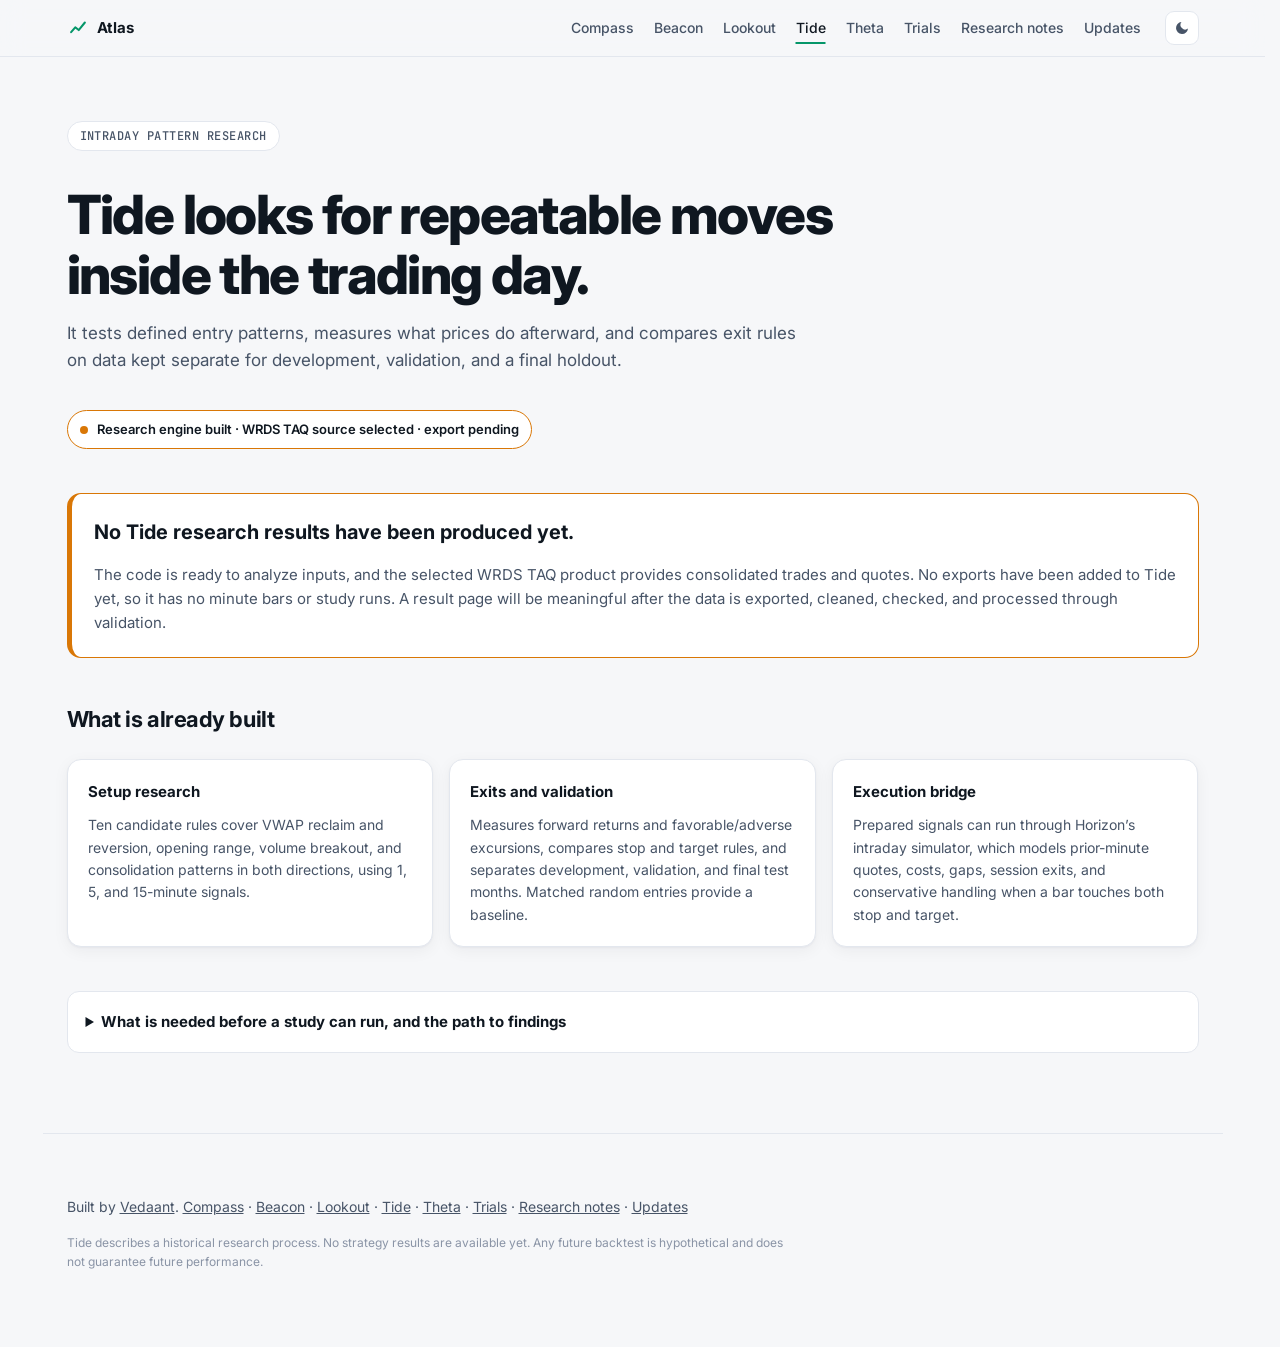
<file: tide.html>
<!doctype html>
<html lang="en">
<head>
<meta charset="utf-8">
<meta name="viewport" content="width=device-width,initial-scale=1">
<title>Tide · Intraday research</title>
<meta name="description" content="Tide researches intraday stock patterns. The research engine is built; the WRDS TAQ source is selected, and data exports are the next step.">
<meta property="og:title" content="Tide · Intraday research">
<meta property="og:description" content="What Tide can do, which WRDS TAQ exports it needs, and what remains before the first results.">
<link rel="icon" href="data:image/svg+xml,%3Csvg xmlns='http://www.w3.org/2000/svg' viewBox='0 0 32 32'%3E%3Crect width='32' height='32' rx='8' fill='%230f1720'/%3E%3Cpath d='M6 22l6-7 5 4 9-11' stroke='%2334d399' stroke-width='3' fill='none' stroke-linecap='round' stroke-linejoin='round'/%3E%3C/svg%3E">
<link rel="preconnect" href="https://fonts.googleapis.com">
<link rel="preconnect" href="https://fonts.gstatic.com" crossorigin>
<link href="https://fonts.googleapis.com/css2?family=Inter:wght@400;500;600;700;800&family=JetBrains+Mono:wght@400;500&display=swap" rel="stylesheet">
<link rel="stylesheet" href="site.css?v=e9d3e89eff">
<link rel="stylesheet" href="research.css?v=1adaa0968d">
<script src="theme.js?v=d756ea93c9"></script>
</head>
<body>
<header class="nav">
  <div class="wrap nav-inner">
    <a class="brand" href="index.html"><svg viewBox="0 0 32 32" aria-hidden="true"><path d="M6 22l6-7 5 4 9-11"/></svg>Atlas</a>
    <nav aria-label="Main navigation">
      <a href="index.html">Compass</a>
      <a href="beacon.html">Beacon</a>
      <a href="lookout.html">Lookout</a>
      <a href="tide.html" aria-current="page">Tide</a>
      <a href="theta.html">Theta</a>
      <a href="trials.html">Trials</a>
      <a href="notes.html">Research notes</a>
      <a href="updates.html">Updates</a>
    </nav>
    <button id="theme" class="icon-btn" aria-label="Toggle dark mode" title="Toggle theme">
      <svg viewBox="0 0 24 24" aria-hidden="true"><path d="M21 12.8A9 9 0 1 1 11.2 3a7 7 0 0 0 9.8 9.8z"/></svg>
    </button>
  </div>
</header>
<main class="wrap research-page tide-page">
  <p class="eyebrow">INTRADAY PATTERN RESEARCH</p>
  <h1>Tide looks for repeatable moves inside the trading day.</h1>
  <p class="lede">It tests defined entry patterns, measures what prices do afterward, and compares exit rules on data kept separate for development, validation, and a final holdout.</p>
  <p><span class="status">Research engine built · WRDS TAQ source selected · export pending</span></p>

  <section class="decision">
    <strong>No Tide research results have been produced yet.</strong>
    <p>The code is ready to analyze inputs, and the selected WRDS TAQ product provides consolidated trades and quotes. No exports have been added to Tide yet, so it has no minute bars or study runs. A result page will be meaningful after the data is exported, cleaned, checked, and processed through validation.</p>
  </section>

  <section>
    <h2>What is already built</h2>
    <div class="grid-3">
      <article class="panel pad"><h3>Setup research</h3><p>Ten candidate rules cover VWAP reclaim and reversion, opening range, volume breakout, and consolidation patterns in both directions, using 1, 5, and 15-minute signals.</p></article>
      <article class="panel pad"><h3>Exits and validation</h3><p>Measures forward returns and favorable/adverse excursions, compares stop and target rules, and separates development, validation, and final test months. Matched random entries provide a baseline.</p></article>
      <article class="panel pad"><h3>Execution bridge</h3><p>Prepared signals can run through Horizon’s intraday simulator, which models prior-minute quotes, costs, gaps, session exits, and conservative handling when a bar touches both stop and target.</p></article>
    </div>
  </section>

  <section>
    <details><summary><b>What is needed before a study can run, and the path to findings</b></summary>
    <h2>Needed first</h2>
    <ul><li>At least 12 months of regular-session trades and consolidated quotes for a point-in-time large-cap universe, plus SPY and QQQ (WRDS TAQ covers this).</li><li>Clean timestamps and a consistent ticker-to-PERMNO map, with trade corrections and sale conditions handled before import.</li><li>CRSP prices and S&amp;P 500 membership refreshed to cover the study window.</li><li>Recorded cost assumptions; short setups also need historical borrow evidence.</li></ul>
    <h2>Path</h2>
    <ol class="steps">
      <li><strong>Sample export</strong>One session, a few symbols including SPY, to confirm columns and quote coverage.</li>
      <li><strong>Clean and map</strong>Minute bars with valid NBBO, then identity, corporate-action and session checks.</li>
      <li><strong>Bounded study</strong>Signals, excursions and exit rules compared with costs.</li>
      <li><strong>Unseen periods</strong>Matched baselines, walk-forward and final holdout.</li>
      <li><strong>Review and paper trade</strong>Candidates are labelled for manual review; only those passing predefined checks move to paper.</li>
    </ol>
    </details>
  </section>
</main>
<footer class="wrap footer">
  <p>Built by <a href="https://github.com/VedaantK">Vedaant</a>. <a href="index.html">Compass</a> · <a href="beacon.html">Beacon</a> · <a href="lookout.html">Lookout</a> · <a href="tide.html">Tide</a> · <a href="theta.html">Theta</a> · <a href="trials.html">Trials</a> · <a href="notes.html">Research notes</a> · <a href="updates.html">Updates</a></p>
  <p class="fine">Tide describes a historical research process. No strategy results are available yet. Any future backtest is hypothetical and does not guarantee future performance.</p>
</footer>
</body>
</html>
</file>
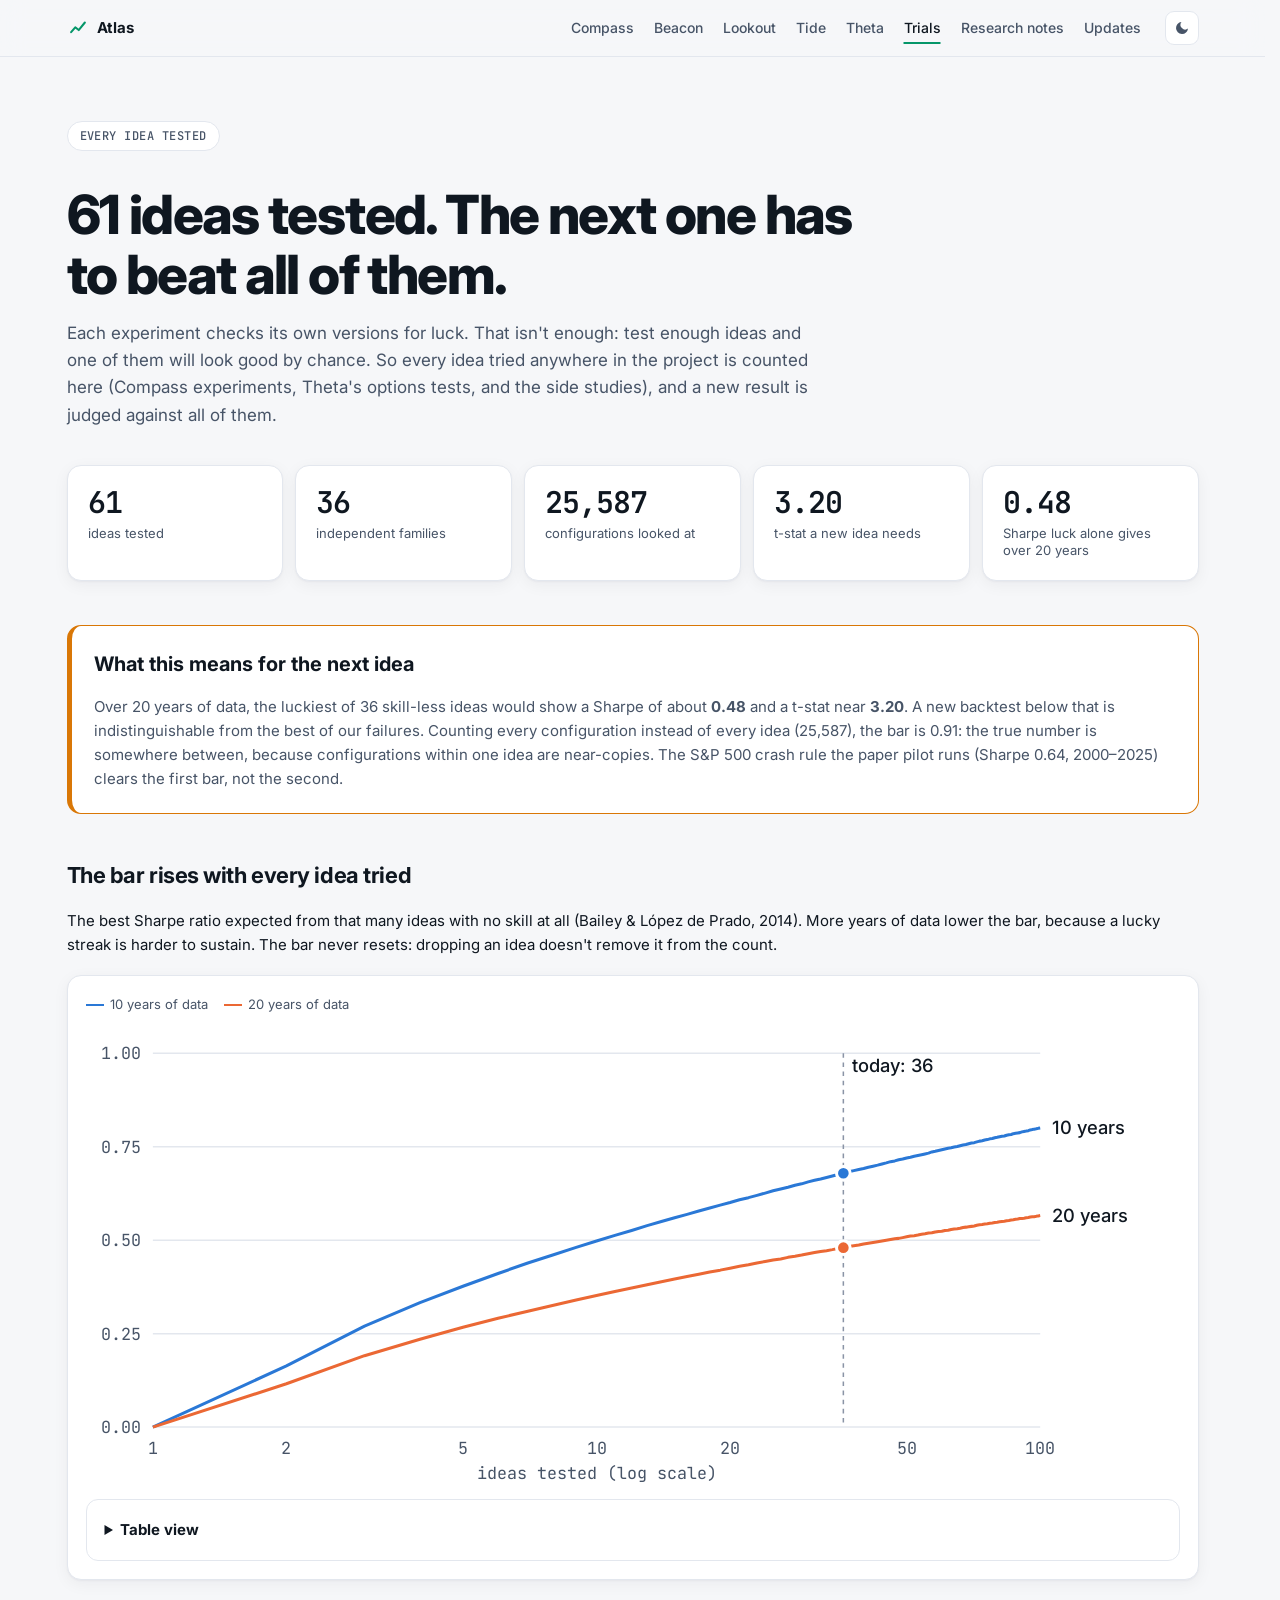
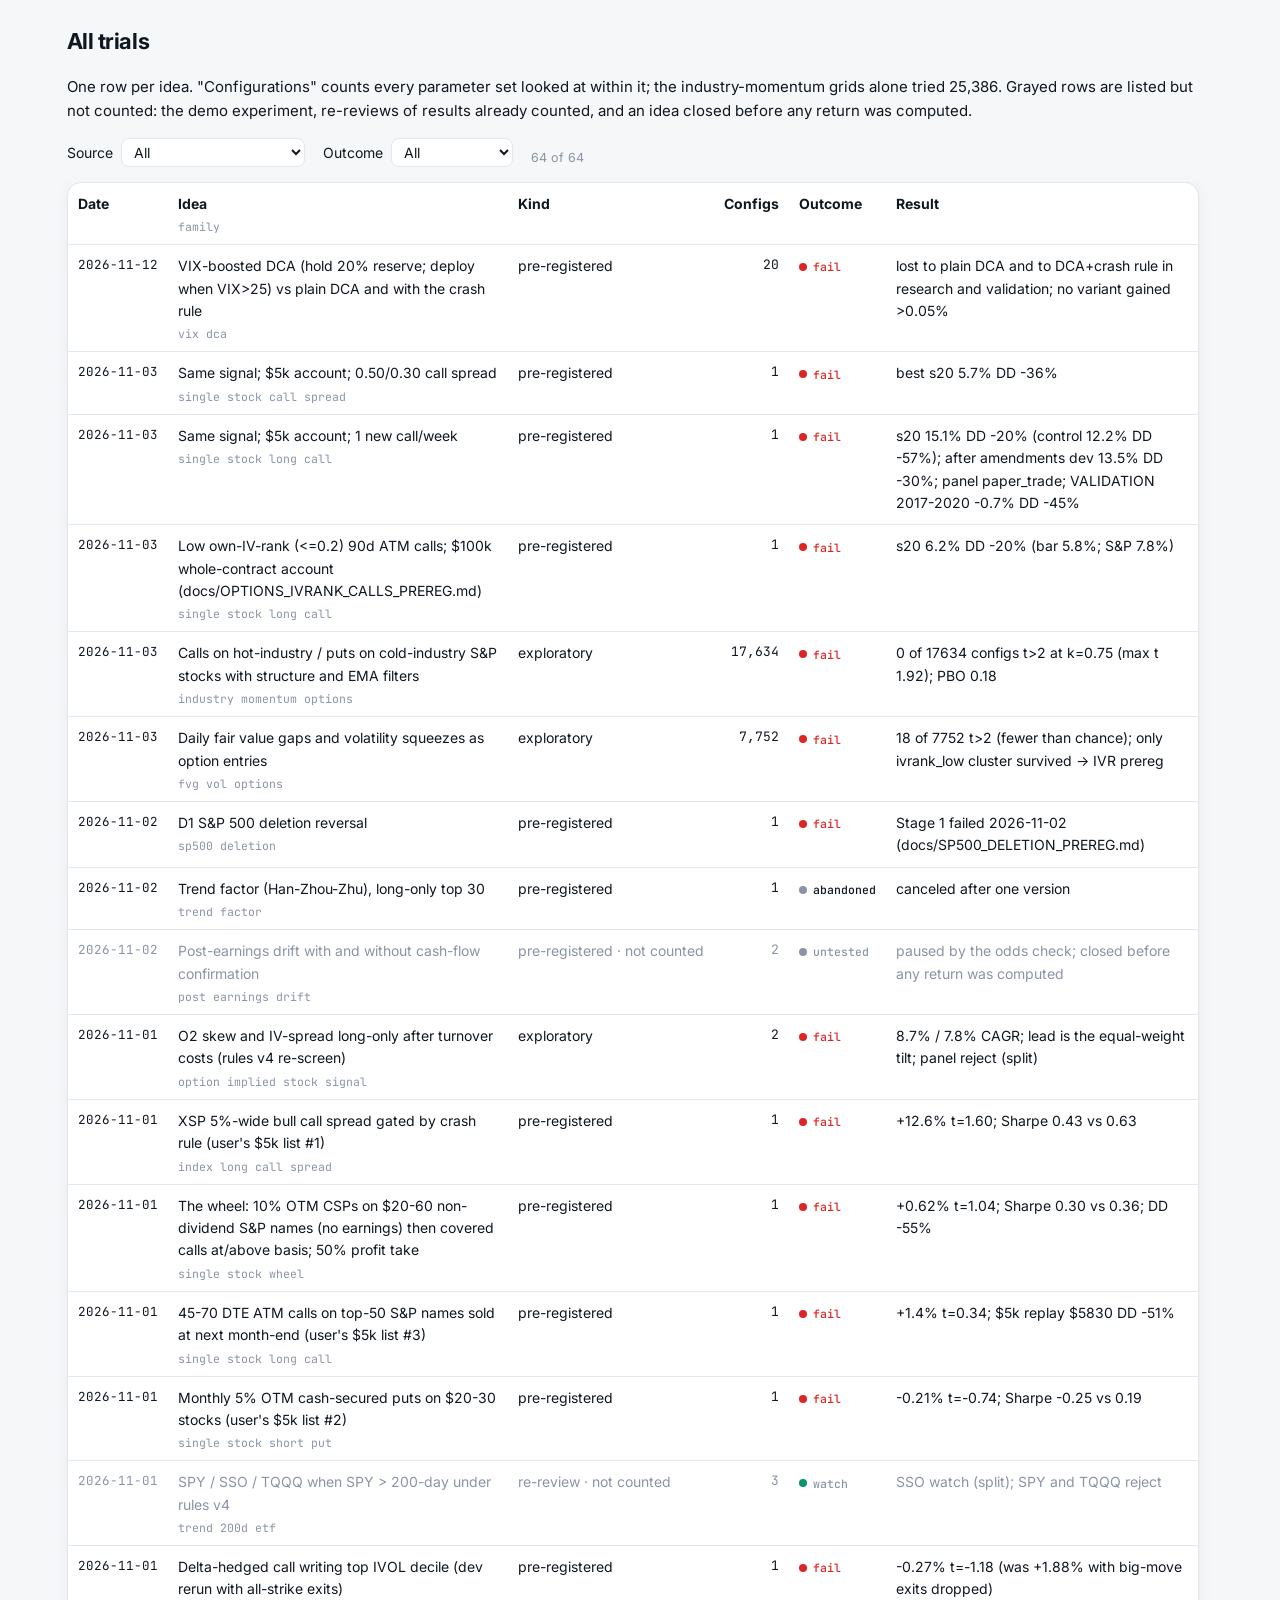
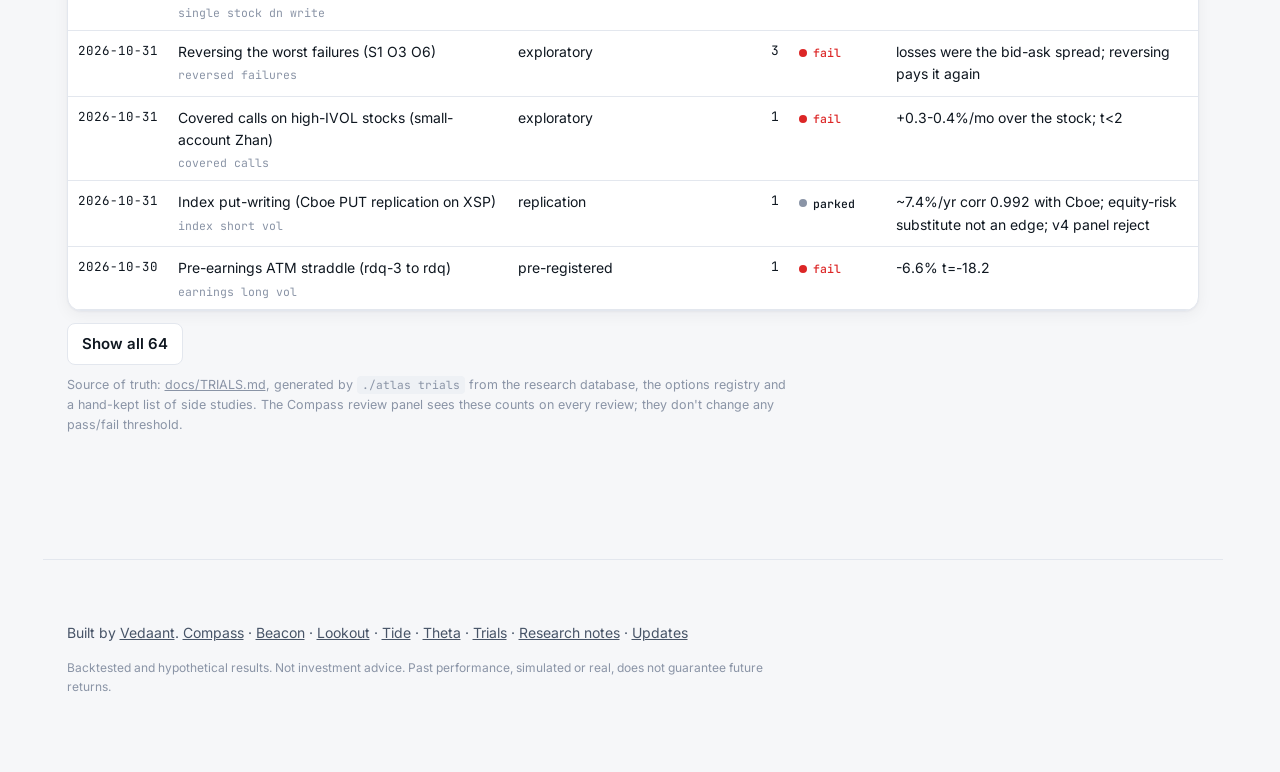
<file: trials.html>
<!doctype html>
<html lang="en">
<head>
<meta charset="utf-8">
<meta name="viewport" content="width=device-width,initial-scale=1">
<title>Trials · Every idea tested</title>
<meta name="description" content="Every strategy idea tested across Atlas, Theta and side studies, counted in one place, and the bar a new result has to clear because of it.">
<meta property="og:title" content="Trials · Every idea tested">
<meta property="og:description" content="60 ideas, 35 families, 25,567 configurations: the full search, and what luck alone would show.">
<link rel="icon" href="data:image/svg+xml,%3Csvg xmlns='http://www.w3.org/2000/svg' viewBox='0 0 32 32'%3E%3Crect width='32' height='32' rx='8' fill='%230f1720'/%3E%3Cpath d='M6 22l6-7 5 4 9-11' stroke='%2334d399' stroke-width='3' fill='none' stroke-linecap='round' stroke-linejoin='round'/%3E%3C/svg%3E">
<link rel="preconnect" href="https://fonts.googleapis.com">
<link rel="preconnect" href="https://fonts.gstatic.com" crossorigin>
<link href="https://fonts.googleapis.com/css2?family=Inter:wght@400;500;600;700;800&family=JetBrains+Mono:wght@400;500&display=swap" rel="stylesheet">
<link rel="stylesheet" href="site.css?v=e9d3e89eff">
<link rel="stylesheet" href="research.css?v=1adaa0968d">
<script src="theme.js?v=d756ea93c9"></script>
<style>
.trials-page { --s1: #2a78d6; --s2: #eb6834 }
@media (prefers-color-scheme: dark) { :root:not([data-theme="light"]) .trials-page { --s1: #3987e5; --s2: #d95926 } }
:root[data-theme="dark"] .trials-page { --s1: #3987e5; --s2: #d95926 }
.trials-page section { margin: 44px 0 }
.trials-page .stats { grid-template-columns: repeat(5, minmax(0, 1fr)) }
.tr-scroll { overflow-x: auto }
.tr-chart { padding: 18px; display: grid; gap: 14px; margin-top: 18px; position: relative }
.tr-chart svg { width: 100%; height: auto; display: block; touch-action: none }
.tr-chart svg text { fill: var(--ink-2); font: 11px "JetBrains Mono", monospace }
.tr-chart svg .lbl { fill: var(--ink); font: 500 12px Inter, system-ui, sans-serif }
.tr-legend { display: flex; flex-wrap: wrap; gap: 16px; font-size: 13px; color: var(--ink-2) }
.tr-legend i { display: inline-block; width: 18px; height: 2px; vertical-align: middle; margin-right: 6px; background: var(--c) }
#tr-tip { position: fixed; pointer-events: none; background: var(--panel); color: var(--ink); border: 1px solid var(--line); border-radius: 8px; padding: 8px 10px; font-size: 12.5px; box-shadow: var(--shadow); z-index: 20; display: none; line-height: 1.5 }
#tr-tip b { font-family: "JetBrains Mono", monospace; font-weight: 500 }
.tr-filters { display: flex; flex-wrap: wrap; gap: 18px; align-items: center; font-size: 14px; margin: 14px 0 }
.tr-filters label { display: flex; gap: 8px; align-items: center }
.tr-filters select { font: inherit; padding: 4px 8px; border-radius: 8px; border: 1px solid var(--line); background: var(--panel); color: var(--ink) }
.trials-page td.n { font-family: "JetBrains Mono", monospace; font-size: 13px; text-align: right }
.trials-page td.mono { font-family: "JetBrains Mono", monospace; font-size: 12.5px }
.trials-page td.wrap { white-space: normal; min-width: 26ch; max-width: 48ch }
.trials-page tr.uncounted td { color: var(--ink-3) }
#tr-table td, #tr-table th { padding: 10px 10px; vertical-align: top }
#tr-table td.wrap { min-width: 22ch; max-width: 40ch }
#tr-table .fam { display: block; margin-top: 4px; font: 11.5px "JetBrains Mono", monospace; color: var(--ink-3) }
#tr-more { margin-top: 12px; font: inherit; font-weight: 600; padding: 8px 14px; border-radius: 8px; border: 1px solid var(--line); background: var(--panel); color: var(--ink); cursor: pointer }
.oc { display: inline-flex; align-items: center; gap: 6px; font: 500 11.5px/1 "JetBrains Mono", monospace; white-space: nowrap }
.oc::before { content: ""; width: 8px; height: 8px; border-radius: 50%; background: var(--c, var(--ink-3)) }
.oc.fail { --c: var(--bad) } .oc.live { --c: var(--accent) } .oc.old { --c: var(--warn) }
@media (max-width: 860px) { .trials-page .stats { grid-template-columns: repeat(2, minmax(0, 1fr)) } }
</style>
</head>
<body>
<header class="nav">
  <div class="wrap nav-inner">
    <a class="brand" href="index.html"><svg viewBox="0 0 32 32" aria-hidden="true"><path d="M6 22l6-7 5 4 9-11"/></svg>Atlas</a>
    <nav aria-label="Main navigation">
      <a href="index.html">Compass</a>
      <a href="beacon.html">Beacon</a>
      <a href="lookout.html">Lookout</a>
      <a href="tide.html">Tide</a>
      <a href="theta.html">Theta</a>
      <a href="trials.html" aria-current="page">Trials</a>
      <a href="notes.html">Research notes</a>
      <a href="updates.html">Updates</a>
    </nav>
    <button id="theme" class="icon-btn" aria-label="Toggle dark mode" title="Toggle theme">
      <svg viewBox="0 0 24 24" aria-hidden="true"><path d="M21 12.8A9 9 0 1 1 11.2 3a7 7 0 0 0 9.8 9.8z"/></svg>
    </button>
  </div>
</header>
<main class="wrap research-page trials-page">
  <p class="eyebrow">EVERY IDEA TESTED</p>
  <h1 id="tr-h1">Every idea we have tested, counted in one place.</h1>
  <p class="lede">Each experiment checks its own versions for luck. That isn't enough: test enough ideas and one of them will look good by chance. So every idea tried anywhere in the project is counted here (Compass experiments, Theta's options tests, and the side studies), and a new result is judged against all of them.</p>

  <div class="stats" id="tr-stats">
    <div class="stat"><b>—</b><span>ideas tested</span></div>
    <div class="stat"><b>—</b><span>independent families</span></div>
    <div class="stat"><b>—</b><span>configurations looked at</span></div>
    <div class="stat"><b>—</b><span>t-stat a new idea needs</span></div>
    <div class="stat"><b>—</b><span>Sharpe luck alone gives over 20 years</span></div>
  </div>

  <section class="decision" id="tr-decision">
    <strong>What this means for the next idea</strong>
    <p id="tr-decision-text">Loading the registry…</p>
  </section>

  <section>
    <h2>The bar rises with every idea tried</h2>
    <p>The best Sharpe ratio expected from that many ideas with no skill at all (Bailey &amp; López de Prado, 2014). More years of data lower the bar, because a lucky streak is harder to sustain. The bar never resets: dropping an idea doesn't remove it from the count.</p>
    <div class="panel tr-chart">
      <div class="tr-legend" id="tr-legend"></div>
      <div id="tr-svg"></div>
      <details><summary><b>Table view</b></summary><div class="tr-scroll"><table id="tr-curve"><thead><tr><th>Ideas (families)</th><th>Luck Sharpe, 10 years</th><th>Luck Sharpe, 20 years</th><th>t needed (Bonferroni 5%)</th></tr></thead><tbody></tbody></table></div></details>
    </div>
  </section>

  <section>
    <h2>All trials</h2>
    <p>One row per idea. "Configurations" counts every parameter set looked at within it; the industry-momentum grids alone tried 25,386. Grayed rows are listed but not counted: the demo experiment, re-reviews of results already counted, and an idea closed before any return was computed.</p>
    <div class="tr-filters">
      <label>Source <select id="tr-source"><option value="">All</option><option value="atlas">Compass experiments</option><option value="options_registry">Theta options tests</option><option value="manual">Side studies</option></select></label>
      <label>Outcome <select id="tr-outcome"><option value="">All</option><option value="live">Still standing</option><option value="fail">Failed</option></select></label>
      <span id="tr-count" class="note"></span>
    </div>
    <div class="panel"><div class="tr-scroll"><table id="tr-table">
      <thead><tr><th>Date</th><th>Idea <span class="fam">family</span></th><th>Kind</th><th>Configs</th><th>Outcome</th><th>Result</th></tr></thead>
      <tbody></tbody>
    </table></div></div>
    <button id="tr-more" type="button" hidden></button>
    <p class="note">Source of truth: <a href="https://github.com/VedaantK/atlas/blob/main/docs/TRIALS.md">docs/TRIALS.md</a>, generated by <code>./atlas trials</code> from the research database, the options registry and a hand-kept list of side studies. The Compass review panel sees these counts on every review; they don't change any pass/fail threshold.</p>
  </section>
</main>
<div id="tr-tip" role="tooltip"></div>
<footer class="wrap footer">
  <p>Built by <a href="https://github.com/VedaantK">Vedaant</a>. <a href="index.html">Compass</a> · <a href="beacon.html">Beacon</a> · <a href="lookout.html">Lookout</a> · <a href="tide.html">Tide</a> · <a href="theta.html">Theta</a> · <a href="trials.html">Trials</a> · <a href="notes.html">Research notes</a> · <a href="updates.html">Updates</a></p>
  <p class="fine">Backtested and hypothetical results. Not investment advice. Past performance, simulated or real, does not guarantee future returns.</p>
</footer>
<script>
(async function () {
  const $ = id => document.getElementById(id);
  const esc = s => String(s).replace(/[&<>"]/g, c => ({"&": "&amp;", "<": "&lt;", ">": "&gt;", '"': "&quot;"}[c]));
  const fmt = n => Number(n).toLocaleString("en-US");
  const LIVE = new Set(["pass", "weak_pass", "watch"]);
  const cls = o => LIVE.has(o) ? "live" : o.startsWith("passed_") ? "old" : (o === "fail" ? "fail" : "");
  const label = o => ({weak_pass: "weak pass", passed_old_rules: "passed old rules", passed_rules_v1: "passed rules v1",
    passed_rules_v2: "passed rules v2", replicated_not_tradable: "replicated, not tradable"}[o] || o.replace(/_/g, " "));
  const KIND = {test: "pre-registered", exploratory: "exploratory", replication: "replication", review: "re-review", example: "demo"};
  let d;
  try {
    const res = await fetch("trials.json", {cache: "no-store"});
    if (!res.ok) throw new Error(res.status);
    d = await res.json();
  } catch (e) {
    $("tr-decision-text").textContent = "The registry could not be loaded.";
    return;
  }
  const s = d.summary, fam = s.bars.families, cfg = s.bars.configs;
  $("tr-h1").textContent = `${s.hypotheses} ideas tested. The next one has to beat all of them.`;
  const st = [fmt(s.hypotheses), fmt(s.families), fmt(s.configs), fam.bonferroni_t.toFixed(2), fam.luck_sharpe_20y.toFixed(2)];
  $("tr-stats").querySelectorAll(".stat b").forEach((b, i) => { b.textContent = st[i]; });
  $("tr-decision-text").innerHTML =
    `Over 20 years of data, the luckiest of ${s.families} skill-less ideas would show a Sharpe of about ` +
    `<b>${fam.luck_sharpe_20y.toFixed(2)}</b> and a t-stat near <b>${fam.bonferroni_t.toFixed(2)}</b>. A new backtest below ` +
    `that is indistinguishable from the best of our failures. Counting every configuration instead of every idea ` +
    `(${fmt(cfg.n)}), the bar is ${cfg.luck_sharpe_20y.toFixed(2)}: the true number is somewhere between, because ` +
    `configurations within one idea are near-copies. The S&amp;P 500 crash rule the paper pilot runs (Sharpe 0.64, 2000–2025) ` +
    `clears the first bar, not the second.`;

  // ---- chart: luck Sharpe vs number of ideas, 10y and 20y
  const C = d.curve, W = 720, H = 300, m = {l: 44, r: 92, t: 16, b: 38};
  const X = n => m.l + (Math.log(n) / Math.log(100)) * (W - m.l - m.r);
  const ymax = 1.0, Y = v => m.t + (1 - v / ymax) * (H - m.t - m.b);
  const NS = "http://www.w3.org/2000/svg";
  const el = (tag, a, p) => { const e = document.createElementNS(NS, tag); for (const k in a) e.setAttribute(k, a[k]); if (p) p.appendChild(e); return e; };
  const svg = el("svg", {viewBox: `0 0 ${W} ${H}`, role: "img", "aria-label": "Luck Sharpe against number of ideas tested, for 10 and 20 years of data"});
  for (let v = 0; v <= ymax + 1e-9; v += 0.25) {
    el("line", {x1: m.l, x2: W - m.r, y1: Y(v), y2: Y(v), stroke: "var(--line)", "stroke-width": 1}, svg);
    el("text", {x: m.l - 8, y: Y(v) + 4, "text-anchor": "end"}, svg).textContent = v.toFixed(2);
  }
  for (const n of [1, 2, 5, 10, 20, 50, 100]) {
    el("text", {x: X(n), y: H - m.b + 18, "text-anchor": "middle"}, svg).textContent = n;
  }
  el("text", {x: (m.l + W - m.r) / 2, y: H - 4, "text-anchor": "middle"}, svg).textContent = "ideas tested (log scale)";
  const series = [{k: "s10", name: "10 years of data", c: "var(--s1)"}, {k: "s20", name: "20 years of data", c: "var(--s2)"}];
  $("tr-legend").innerHTML = series.map(x => `<span><i style="--c:${x.c}"></i>${x.name}</span>`).join("");
  for (const x of series) {
    el("path", {d: C.map((p, i) => (i ? "L" : "M") + X(p.n).toFixed(1) + "," + Y(p[x.k]).toFixed(1)).join(""),
      fill: "none", stroke: x.c, "stroke-width": 2, "stroke-linejoin": "round"}, svg);
    const last = C[C.length - 1];
    el("text", {x: X(last.n) + 8, y: Y(last[x.k]) + 4, class: "lbl"}, svg).textContent = x.name.replace(" of data", "");
  }
  const now = C[Math.min(s.families, 100) - 1];
  el("line", {x1: X(now.n), x2: X(now.n), y1: m.t, y2: H - m.b, stroke: "var(--ink-3)", "stroke-width": 1, "stroke-dasharray": "3 3"}, svg);
  el("text", {x: X(now.n) + 6, y: m.t + 12, class: "lbl"}, svg).textContent = `today: ${now.n}`;
  for (const x of series) el("circle", {cx: X(now.n), cy: Y(now[x.k]), r: 4.5, fill: x.c, stroke: "var(--panel)", "stroke-width": 2}, svg);
  const cross = el("line", {y1: m.t, y2: H - m.b, stroke: "var(--ink-2)", "stroke-width": 1, visibility: "hidden"}, svg);
  const dots = series.map(x => el("circle", {r: 4, fill: x.c, stroke: "var(--panel)", "stroke-width": 2, visibility: "hidden"}, svg));
  const hit = el("rect", {x: m.l, y: m.t, width: W - m.l - m.r, height: H - m.t - m.b, fill: "transparent"}, svg);
  const tip = $("tr-tip");
  const move = ev => {
    const r = svg.getBoundingClientRect(), px = (ev.clientX - r.left) * W / r.width;
    const n = Math.max(1, Math.min(100, Math.round(Math.exp((px - m.l) / (W - m.l - m.r) * Math.log(100)))));
    const p = C[n - 1];
    cross.setAttribute("x1", X(n)); cross.setAttribute("x2", X(n)); cross.setAttribute("visibility", "visible");
    dots.forEach((dt, i) => { dt.setAttribute("cx", X(n)); dt.setAttribute("cy", Y(p[series[i].k])); dt.setAttribute("visibility", "visible"); });
    tip.innerHTML = `<b>${n}</b> idea${n > 1 ? "s" : ""}<br>10 years: <b>${p.s10.toFixed(2)}</b><br>20 years: <b>${p.s20.toFixed(2)}</b><br>t needed: <b>${p.t.toFixed(2)}</b>`;
    tip.style.display = "block";
    tip.style.left = Math.min(ev.clientX + 14, innerWidth - tip.offsetWidth - 8) + "px";
    tip.style.top = (ev.clientY + 14) + "px";
  };
  const leave = () => { tip.style.display = "none"; cross.setAttribute("visibility", "hidden"); dots.forEach(dt => dt.setAttribute("visibility", "hidden")); };
  hit.addEventListener("pointermove", move); hit.addEventListener("pointerdown", move); hit.addEventListener("pointerleave", leave);
  $("tr-svg").appendChild(svg);
  $("tr-curve").querySelector("tbody").innerHTML = [1, 5, 10, 20, s.families, 50, 100].filter((v, i, a) => a.indexOf(v) === i && v <= 100)
    .sort((a, b) => a - b).map(n => C[n - 1])
    .map(p => `<tr><td>${p.n}${p.n === s.families ? " (today)" : ""}</td><td>${p.s10.toFixed(2)}</td><td>${p.s20.toFixed(2)}</td><td>${p.t.toFixed(2)}</td></tr>`).join("");

  // ---- table
  let all = false;
  const render = () => {
    const src = $("tr-source").value, oc = $("tr-outcome").value;
    const matched = d.trials.filter(r => (!src || r.source === src) &&
      (!oc || (oc === "live" ? LIVE.has(r.outcome) : r.outcome === "fail")));
    const rows = all ? matched : matched.slice(0, 20);
    $("tr-count").textContent = `${matched.length} of ${d.trials.length}`;
    $("tr-more").hidden = matched.length <= 20;
    $("tr-more").textContent = all ? "Show the latest 20" : `Show all ${matched.length}`;
    $("tr-table").querySelector("tbody").innerHTML = rows.map(r =>
      `<tr class="${r.counted ? "" : "uncounted"}"><td class="mono">${esc(r.date)}</td><td class="wrap">${esc(r.title)}<span class="fam">${esc(r.family.replace(/_/g, " "))}</span></td>` +
      `<td>${KIND[r.kind] || esc(r.kind)}${r.counted ? "" : " · not counted"}</td>` +
      `<td class="n">${fmt(r.configs)}</td><td><span class="oc ${cls(r.outcome)}">${esc(label(r.outcome))}</span></td>` +
      `<td class="wrap">${esc(r.result)}</td></tr>`).join("");
  };
  $("tr-source").addEventListener("change", render);
  $("tr-outcome").addEventListener("change", render);
  $("tr-more").addEventListener("click", () => { all = !all; render(); });
  render();
})();
</script>
</body>
</html>
</file>
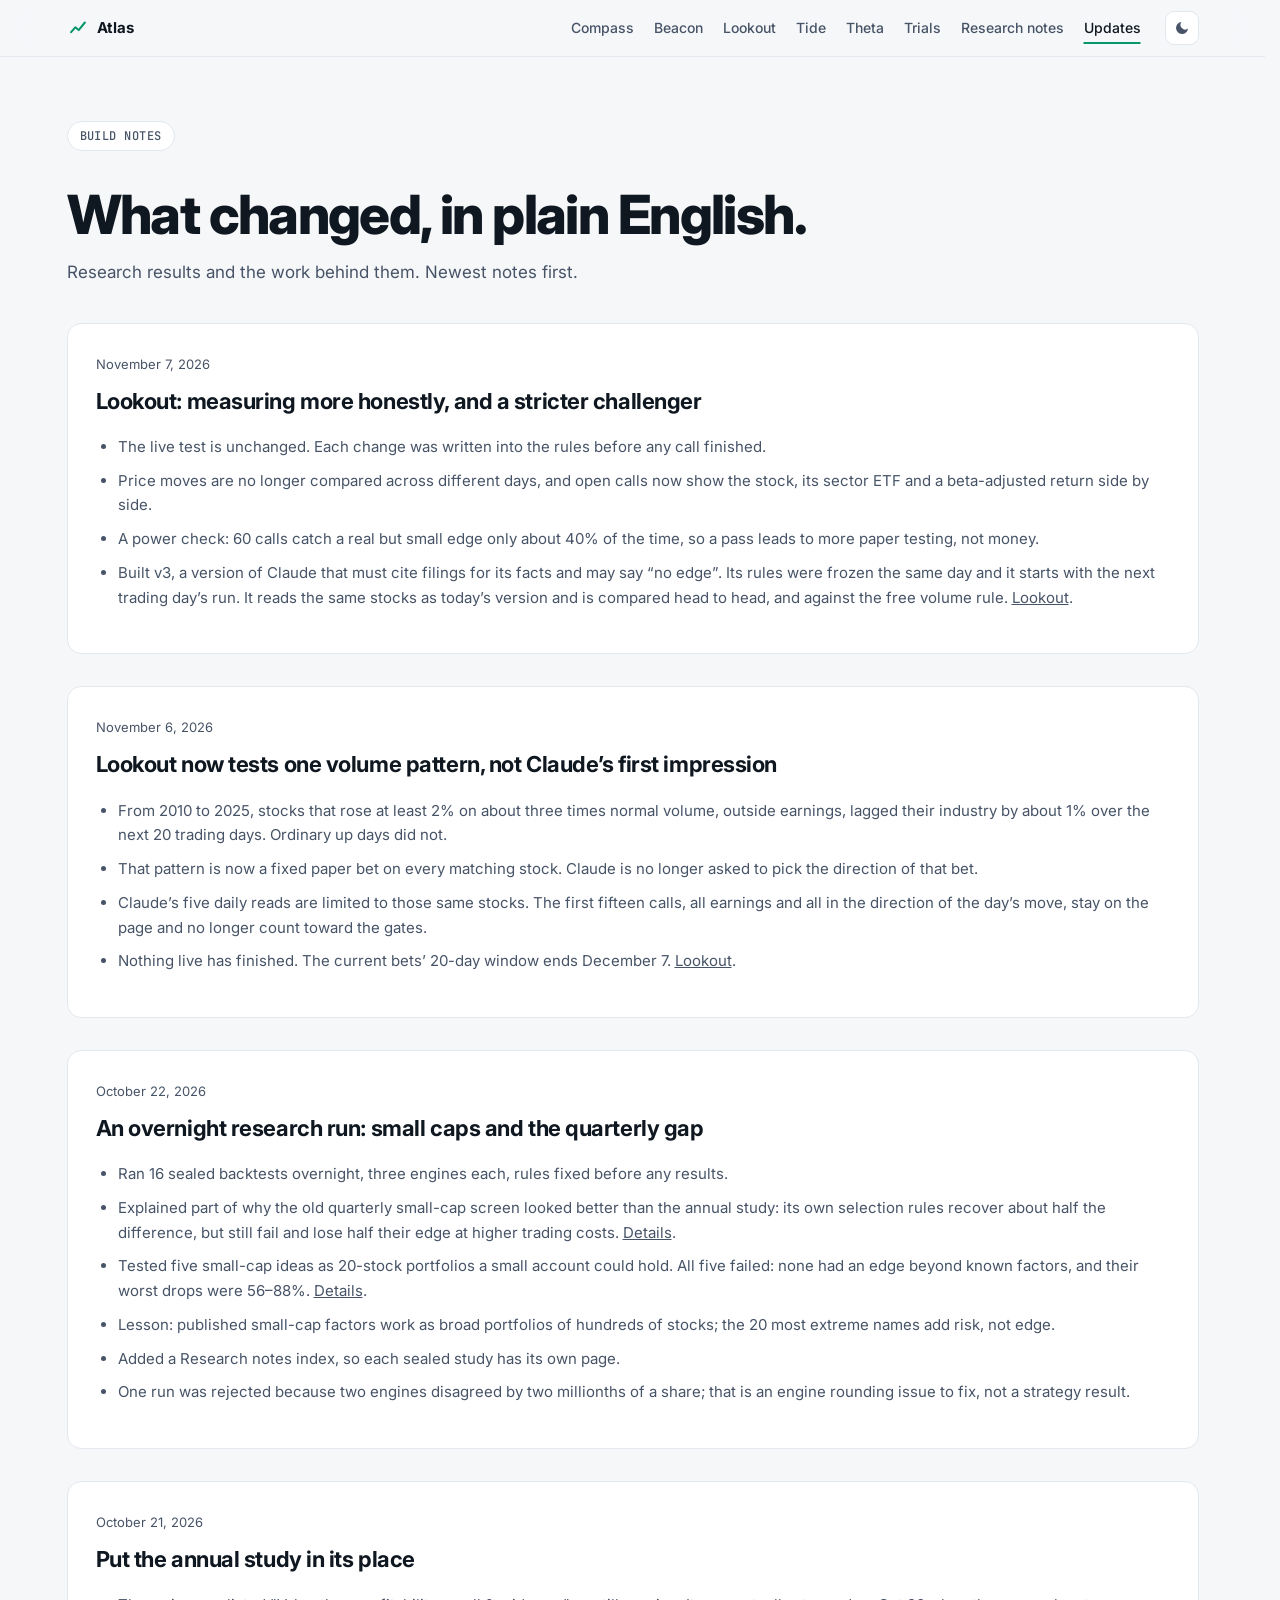
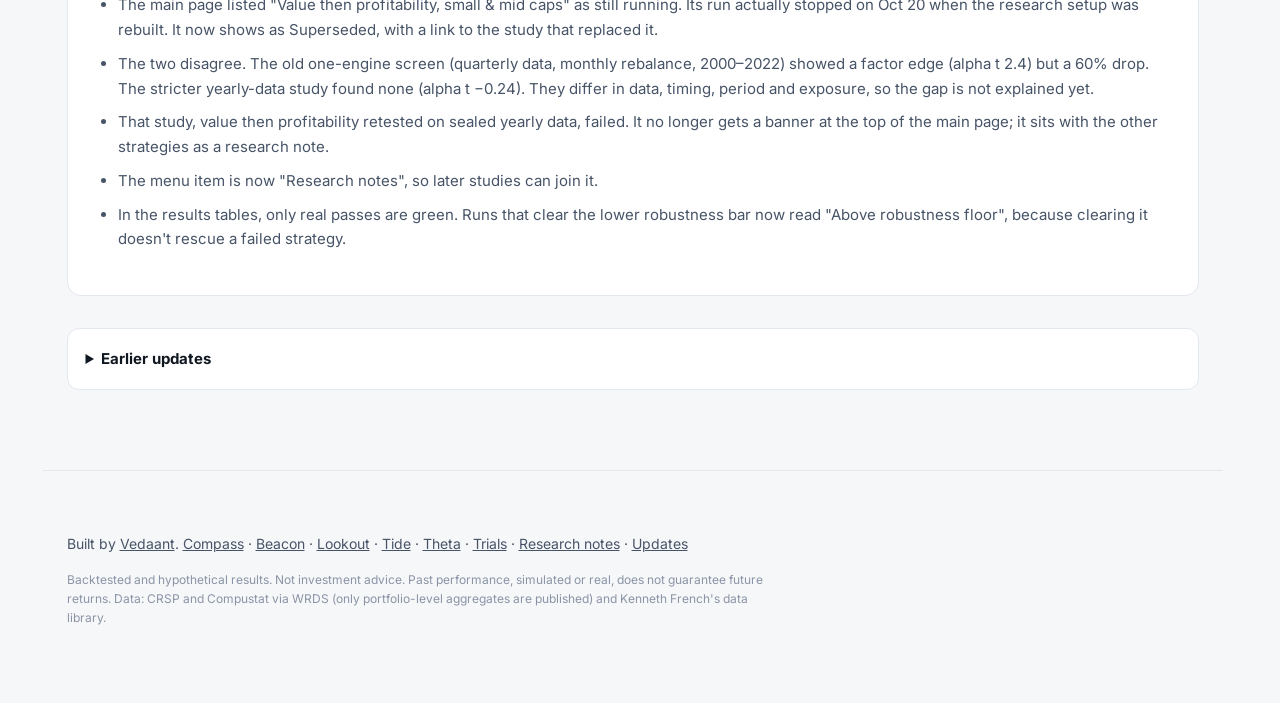
<file: updates.html>
<!doctype html>
<html lang="en">
<head>
<meta charset="utf-8">
<meta name="viewport" content="width=device-width,initial-scale=1">
<title>Updates · Atlas</title>
<meta name="description" content="Plain-English build notes for the Atlas research desk: what was tested, what changed and what comes next.">
<meta property="og:title" content="Updates · Atlas">
<meta property="og:description" content="Plain-English build notes for the Atlas research desk: what was tested, what changed and what comes next.">
<link rel="icon" href="data:image/svg+xml,%3Csvg xmlns='http://www.w3.org/2000/svg' viewBox='0 0 32 32'%3E%3Crect width='32' height='32' rx='8' fill='%230f1720'/%3E%3Cpath d='M6 22l6-7 5 4 9-11' stroke='%2334d399' stroke-width='3' fill='none' stroke-linecap='round' stroke-linejoin='round'/%3E%3C/svg%3E">
<link rel="preconnect" href="https://fonts.googleapis.com">
<link rel="preconnect" href="https://fonts.gstatic.com" crossorigin>
<link href="https://fonts.googleapis.com/css2?family=Inter:wght@400;500;600;700;800&family=JetBrains+Mono:wght@400;500&display=swap" rel="stylesheet">
<link rel="stylesheet" href="site.css?v=e9d3e89eff">
<link rel="stylesheet" href="research.css?v=1adaa0968d">
<script src="theme.js?v=d756ea93c9"></script>
</head>
<body>
<header class="nav">
  <div class="wrap nav-inner">
    <a class="brand" href="index.html"><svg viewBox="0 0 32 32" aria-hidden="true"><path d="M6 22l6-7 5 4 9-11"/></svg>Atlas</a>
    <nav aria-label="Main navigation">
      <a href="index.html">Compass</a>
      <a href="beacon.html">Beacon</a>
      <a href="lookout.html">Lookout</a>
      <a href="tide.html">Tide</a>
      <a href="theta.html">Theta</a>
      <a href="trials.html">Trials</a>
      <a href="notes.html">Research notes</a>
      <a href="updates.html" aria-current="page">Updates</a>
    </nav>
    <button id="theme" class="icon-btn" aria-label="Toggle dark mode" title="Toggle theme">
      <svg viewBox="0 0 24 24" aria-hidden="true"><path d="M21 12.8A9 9 0 1 1 11.2 3a7 7 0 0 0 9.8 9.8z"/></svg>
    </button>
  </div>
</header>
<main class="wrap research-page"><p class="eyebrow">BUILD NOTES</p><h1>What changed, in plain English.</h1><p class="lede">Research results and the work behind them. Newest notes first.</p><article class="post" id="lookout-2026-11-07"><time datetime="2026-11-07">November 7, 2026</time><h2>Lookout: measuring more honestly, and a stricter challenger</h2><ul><li>The live test is unchanged. Each change was written into the rules before any call finished.</li><li>Price moves are no longer compared across different days, and open calls now show the stock, its sector ETF and a beta-adjusted return side by side.</li><li>A power check: 60 calls catch a real but small edge only about 40% of the time, so a pass leads to more paper testing, not money.</li><li>Built v3, a version of Claude that must cite filings for its facts and may say &ldquo;no edge&rdquo;. Its rules were frozen the same day and it starts with the next trading day&rsquo;s run. It reads the same stocks as today&rsquo;s version and is compared head to head, and against the free volume rule. <a href="lookout.html">Lookout</a>.</li></ul></article><article class="post" id="lookout-2026-11-06"><time datetime="2026-11-06">November 6, 2026</time><h2>Lookout now tests one volume pattern, not Claude&rsquo;s first impression</h2><ul><li>From 2010 to 2025, stocks that rose at least 2% on about three times normal volume, outside earnings, lagged their industry by about 1% over the next 20 trading days. Ordinary up days did not.</li><li>That pattern is now a fixed paper bet on every matching stock. Claude is no longer asked to pick the direction of that bet.</li><li>Claude&rsquo;s five daily reads are limited to those same stocks. The first fifteen calls, all earnings and all in the direction of the day&rsquo;s move, stay on the page and no longer count toward the gates.</li><li>Nothing live has finished. The current bets&rsquo; 20-day window ends December 7. <a href="lookout.html">Lookout</a>.</li></ul></article><article class="post" id="overnight-2026-10-22"><time datetime="2026-10-22">October 22, 2026</time><h2>An overnight research run: small caps and the quarterly gap</h2><ul><li>Ran 16 sealed backtests overnight, three engines each, rules fixed before any results.</li><li>Explained part of why the old quarterly small-cap screen looked better than the annual study: its own selection rules recover about half the difference, but still fail and lose half their edge at higher trading costs. <a href="annual.html#attribution">Details</a>.</li><li>Tested five small-cap ideas as 20-stock portfolios a small account could hold. All five failed: none had an edge beyond known factors, and their worst drops were 56–88%. <a href="smallcaps.html">Details</a>.</li><li>Lesson: published small-cap factors work as broad portfolios of hundreds of stocks; the 20 most extreme names add risk, not edge.</li><li>Added a Research notes index, so each sealed study has its own page.</li><li>One run was rejected because two engines disagreed by two millionths of a share; that is an engine rounding issue to fix, not a strategy result.</li></ul></article><article class="post" id="research-notes"><time datetime="2026-10-21">October 21, 2026</time><h2>Put the annual study in its place</h2><ul><li>The main page listed "Value then profitability, small &amp; mid caps" as still running. Its run actually stopped on Oct 20 when the research setup was rebuilt. It now shows as Superseded, with a link to the study that replaced it.</li><li>The two disagree. The old one-engine screen (quarterly data, monthly rebalance, 2000–2022) showed a factor edge (alpha t 2.4) but a 60% drop. The stricter yearly-data study found none (alpha t −0.24). They differ in data, timing, period and exposure, so the gap is not explained yet.</li><li>That study, value then profitability retested on sealed yearly data, failed. It no longer gets a banner at the top of the main page; it sits with the other strategies as a research note.</li><li>The menu item is now "Research notes", so later studies can join it.</li><li>In the results tables, only real passes are green. Runs that clear the lower robustness bar now read "Above robustness floor", because clearing it doesn't rescue a failed strategy.</li></ul></article><details><summary><b>Earlier updates</b></summary><article class="post" id="site-tidy"><time datetime="2026-10-21">October 21, 2026</time><h2>Pulled the website together</h2><ul><li>All three pages now share one header, footer, logo, fonts and light/dark setting. Your theme choice carries from page to page.</li><li>The page links (Annual research, Updates) now also show on phones; before, the main page hid its whole menu on small screens.</li><li>Annual research charts now use the site's colours and fonts and redraw when you switch themes.</li><li>Fixed the live paper chart: its axis showed "0%" on every line, and "vs S&amp;P 500" compared today's pilot value with yesterday's index value.</li><li>Rewrote some technical wording on the main page in plain English without changing what it claims.</li><li>The publisher now refuses to post a results file with no experiments in it. One briefly went live tonight and blanked the main page for about six minutes.</li></ul></article><article class="post" id="component-review"><time datetime="2026-10-21">October 21, 2026</time><h2>Compared the controls and recorded the conclusion</h2><ul><li>Published four more tests: value alone and profitability alone, each with normal and doubled trading costs. All three engines agreed.</li><li>Value alone returned 5.85% a year with a 59.67% worst fall. Profitability alone returned 8.75% with a 42.59% worst fall.</li><li>The original combination returned 8.47% with a 46.64% worst fall. All three portfolios failed the unchanged advancement criteria.</li><li>Profitability alone improved return by only 0.28 percentage points and beat the combination in 11 of 22 years. That is not a validated new winner.</li><li>Doubled costs reduced annual returns by 0.15–0.23 percentage points. Costs are not the main explanation for the failed tests.</li><li>Added comparison charts, all six normal/stressed portfolio results, yearly returns, and explicit listing-gap warnings.</li><li>Next research improvements: add a benchmark from the same eligible stocks, diagnose concentration and drawdowns, and audit data timing and gap exits. No follow-up strategy tests were launched for this review.</li><li>Industry-neutral tests need historical industry labels; first-reported validation needs historical fundamental vintages. Those inputs are absent from the sealed research data.</li></ul><p><a href="annual.html#comparison">See the full comparison →</a></p></article><article class="post" id="note-1"><time datetime="2026-10-21">October 21, 2026</time><h2>The annual research batch is complete</h2><ul><li>Finished all seven scheduled tests: the baseline, higher costs, two value cutoffs and three historical subperiods.</li><li>All three backtesting engines agreed on every run. The baseline reproduced the earlier equity result exactly.</li><li>The baseline returned 8.47% a year after modeled costs, with a Sharpe ratio of 0.58 and a worst fall of 46.64%.</li><li>It failed two advancement checks: the 35% drawdown limit and the factor-alpha statistical threshold.</li><li>Higher modeled costs reduced annualized returns to 8.28%. Nearby cutoffs returned 7.76%–8.82%; none was picked as a new winner.</li><li>Execution is complete. The current strategy has not earned advancement, and no fresh holdout was opened.</li></ul></article><article class="post" id="note-2"><time datetime="2026-10-21">October 21, 2026</time><h2>Made the research fit in memory</h2><ul><li>Moved large price, signal, cost and portfolio arrays into temporary files on disk.</li><li>Loaded assets and market bars in smaller batches instead of keeping everything in RAM.</li><li>Ran the three engines one after another and kept trading state continuous between batches.</li><li>Checked that the smaller historical test produced the same equity, orders, fills and positions as the original memory-based version.</li><li>The full standalone baseline finished in about 5 minutes 20 seconds, using about 16.1 GiB peak RAM. This is not a strict under-16-GiB guarantee.</li><li>Removed temporary working arrays after completion.</li></ul></article><article class="post" id="note-3"><time datetime="2026-10-21">October 21, 2026</time><h2>Built a separate annual-data research path</h2><ul><li>Added annual Compustat signals: common book equity / market value and gross profit / total assets.</li><li>Used prior-calendar-year fiscal-year data at each June rebalance and filled trades at the next open.</li><li>Kept the annual approach separate from the blocked first-reported quarterly approach.</li><li>Checked the annual source and sealed the development data at the end of 2019.</li><li>Added source fingerprints, fixed run settings and a finite seven-run research program.</li><li>Annual data can still contain later revisions. Availability lags help with timing but do not make this perfectly point-in-time.</li></ul></article><article class="post" id="note-4"><time datetime="2026-10-21">October 21, 2026</time><h2>Updated the website to explain the evidence</h2><ul><li>Added a dedicated Annual research page with growth and drawdown charts, every run, the baseline checks and data limitations.</li><li>Added this Updates page with simple build notes.</li><li>Added navigation from the main Research Desk and the local dashboard.</li><li>Published only portfolio-level metrics and curves. Security-level data, raw downloads and local file paths stay on the research machine.</li><li>Kept the older experiments separate. Their historical verdicts do not establish that the new annual strategy passed.</li></ul></article></details></main><footer class="wrap footer">
  <p>Built by <a href="https://github.com/VedaantK">Vedaant</a>. <a href="index.html">Compass</a> · <a href="beacon.html">Beacon</a> · <a href="lookout.html">Lookout</a> · <a href="tide.html">Tide</a> · <a href="theta.html">Theta</a> · <a href="trials.html">Trials</a> · <a href="notes.html">Research notes</a> · <a href="updates.html">Updates</a></p>
  <p class="fine">Backtested and hypothetical results. Not investment advice. Past performance, simulated or real, does not guarantee future returns. Data: CRSP and Compustat via WRDS (only portfolio-level aggregates are published) and Kenneth French's data library.</p>
</footer></body></html>
</file>
<file: site.css>
:root {
  --bg: #f6f7f9;
  --bg-2: #eef1f5;
  --panel: #ffffff;
  --ink: #0f1720;
  --ink-2: #475467;
  --ink-3: #8a94a6;
  --line: #e3e7ee;
  --accent: #059669;
  --accent-soft: rgba(5, 150, 105, 0.1);
  --bad: #dc2626;
  --warn: #d97706;
  --shadow: 0 1px 2px rgba(16, 24, 40, 0.04), 0 4px 16px rgba(16, 24, 40, 0.05);
  --radius: 14px;
  color-scheme: light;
}
@media (prefers-color-scheme: dark) {
  :root:not([data-theme="light"]) {
    --bg: #0b0f14;
    --bg-2: #10161d;
    --panel: #121a22;
    --ink: #e8edf3;
    --ink-2: #a3aebd;
    --ink-3: #6b7686;
    --line: #1f2a36;
    --accent: #34d399;
    --accent-soft: rgba(52, 211, 153, 0.12);
    --bad: #f87171;
    --warn: #fbbf24;
    --shadow: 0 1px 2px rgba(0, 0, 0, 0.3), 0 8px 24px rgba(0, 0, 0, 0.25);
    color-scheme: dark;
  }
}
:root[data-theme="dark"] {
  --bg: #0b0f14;
  --bg-2: #10161d;
  --panel: #121a22;
  --ink: #e8edf3;
  --ink-2: #a3aebd;
  --ink-3: #6b7686;
  --line: #1f2a36;
  --accent: #34d399;
  --accent-soft: rgba(52, 211, 153, 0.12);
  --bad: #f87171;
  --warn: #fbbf24;
  --shadow: 0 1px 2px rgba(0, 0, 0, 0.3), 0 8px 24px rgba(0, 0, 0, 0.25);
  color-scheme: dark;
}

* { box-sizing: border-box; }
html { scroll-behavior: smooth; scroll-padding-top: 72px; }
body {
  margin: 0;
  background: var(--bg);
  color: var(--ink);
  font: 15px/1.6 Inter, system-ui, -apple-system, "Segoe UI", sans-serif;
  -webkit-font-smoothing: antialiased;
}
a { color: inherit; }
.wrap { max-width: 1180px; margin: 0 auto; padding: 0 24px; }
@media (max-width: 640px) { .wrap { padding: 0 16px; } }

.nav {
  position: sticky; top: 0; z-index: 10;
  background: color-mix(in srgb, var(--bg) 82%, transparent);
  backdrop-filter: saturate(1.4) blur(12px);
  border-bottom: 1px solid var(--line);
}
.nav-inner { display: flex; align-items: center; gap: 24px; height: 56px; }
.brand { display: flex; align-items: center; gap: 8px; font-weight: 700; text-decoration: none; letter-spacing: -0.01em; }
.brand svg { width: 22px; height: 22px; fill: none; stroke: var(--accent); stroke-width: 3; stroke-linecap: round; stroke-linejoin: round; }
.nav nav { display: flex; gap: 20px; margin-left: auto; }
.nav nav a { color: var(--ink-2); text-decoration: none; font-size: 14px; font-weight: 500; }
.nav nav a:hover { color: var(--ink); }
@media (max-width: 640px) { .nav nav { display: none; } .icon-btn { margin-left: auto; } }
.icon-btn {
  width: 34px; height: 34px; border-radius: 9px; border: 1px solid var(--line);
  background: var(--panel); color: var(--ink-2); cursor: pointer; display: grid; place-items: center;
}
.icon-btn svg { width: 16px; height: 16px; fill: currentColor; }

.hero { padding: 72px 24px 32px; }
.eyebrow {
  display: inline-flex; align-items: center; gap: 8px; margin: 0 0 20px;
  font: 500 12px/1 "JetBrains Mono", monospace; letter-spacing: 0.04em; text-transform: uppercase;
  color: var(--ink-2); background: var(--panel); border: 1px solid var(--line);
  padding: 8px 12px; border-radius: 999px;
}
.dot { width: 8px; height: 8px; border-radius: 50%; background: var(--ink-3); }
.dot.live { background: var(--accent); box-shadow: 0 0 0 0 var(--accent); animation: pulse 2s infinite; }
@keyframes pulse { 0% { box-shadow: 0 0 0 0 var(--accent-soft); } 70% { box-shadow: 0 0 0 8px transparent; } 100% { box-shadow: 0 0 0 0 transparent; } }
@media (prefers-reduced-motion: reduce) { .dot.live { animation: none; } html { scroll-behavior: auto; } }
h1 { font-size: clamp(30px, 5vw, 54px); line-height: 1.08; letter-spacing: -0.035em; margin: 0 0 20px; font-weight: 800; max-width: 22ch; }
h1 .accent { color: var(--accent); }
.lede { font-size: 17px; color: var(--ink-2); max-width: 68ch; margin: 0 0 36px; }
h2 { font-size: 22px; letter-spacing: -0.02em; margin: 0 0 6px; }
h3 { font-size: 15px; margin: 0 0 6px; }
.sub { color: var(--ink-2); margin: 0; max-width: 72ch; font-size: 14px; }

.stats { display: grid; grid-template-columns: repeat(5, 1fr); gap: 12px; }
@media (max-width: 860px) { .stats { grid-template-columns: repeat(2, 1fr); } }
.stat { background: var(--panel); border: 1px solid var(--line); border-radius: var(--radius); padding: 16px 18px; box-shadow: var(--shadow); }
.stat b { display: block; font: 600 28px/1.1 "JetBrains Mono", monospace; letter-spacing: -0.03em; }
.stat span { color: var(--ink-2); font-size: 13px; }
.stat.hl b { color: var(--accent); }

.section { padding: 48px 24px 8px; }
@media (max-width: 640px) { .section { padding: 36px 16px 4px; } .hero { padding: 48px 16px 24px; } }
.section-head { display: flex; justify-content: space-between; align-items: flex-end; gap: 16px; margin-bottom: 16px; flex-wrap: wrap; }
.section-head.compact { min-height: 120px; align-items: flex-start; }
@media (max-width: 960px) { .section-head.compact { min-height: 0; } }
.controls { display: flex; gap: 8px; flex-wrap: wrap; }
.seg { display: inline-flex; background: var(--bg-2); border: 1px solid var(--line); border-radius: 10px; padding: 3px; }
.seg button {
  border: 0; background: transparent; color: var(--ink-2); font: 500 13px Inter, sans-serif;
  padding: 6px 12px; border-radius: 7px; cursor: pointer;
}
.seg button.on { background: var(--panel); color: var(--ink); box-shadow: var(--shadow); }

.chips { display: flex; flex-wrap: wrap; gap: 8px; margin-bottom: 12px; }
.chip {
  display: inline-flex; align-items: center; gap: 8px; cursor: pointer;
  border: 1px solid var(--line); background: var(--panel); color: var(--ink-2);
  font: 500 13px Inter, sans-serif; padding: 6px 12px 6px 10px; border-radius: 999px; transition: all 0.15s;
}
.chip i { width: 10px; height: 10px; border-radius: 50%; background: var(--c); opacity: 0.35; }
.chip.on { color: var(--ink); border-color: color-mix(in srgb, var(--c) 50%, var(--line)); background: color-mix(in srgb, var(--c) 8%, var(--panel)); }
.chip.on i { opacity: 1; }

.panel { background: var(--panel); border: 1px solid var(--line); border-radius: var(--radius); box-shadow: var(--shadow); }
.panel.pad { padding: 20px; }
.panel.pad p { color: var(--ink-2); margin: 0; font-size: 14px; }
.chart { width: 100%; }
.chart-tall { height: 440px; }
.chart-short { height: 170px; }
.chart-mid { height: 420px; }
@media (max-width: 640px) { .chart-tall { height: 340px; } .chart-mid { height: 360px; } }
.chart-label { font: 500 11px "JetBrains Mono", monospace; text-transform: uppercase; letter-spacing: 0.05em; color: var(--ink-3); padding: 0 20px; }

.grid-2 { display: grid; grid-template-columns: 1fr 1fr; gap: 24px; }
.grid-3 { display: grid; grid-template-columns: repeat(3, 1fr); gap: 16px; }
@media (max-width: 960px) { .grid-2, .grid-3 { grid-template-columns: 1fr; } }

.cards { display: grid; grid-template-columns: repeat(auto-fill, minmax(340px, 1fr)); gap: 16px; }
@media (max-width: 400px) { .cards { grid-template-columns: 1fr; } }
.card { display: flex; flex-direction: column; padding: 20px; gap: 12px; }
.card-top { display: flex; justify-content: space-between; align-items: center; gap: 8px; }
.tag { font: 500 11px "JetBrains Mono", monospace; text-transform: uppercase; letter-spacing: 0.05em; color: var(--ink-3); }
.badge { font: 600 12px Inter, sans-serif; padding: 3px 10px; border-radius: 999px; white-space: nowrap; }
.badge.Passed { color: var(--accent); background: var(--accent-soft); }
.badge.Rejected { color: var(--bad); background: color-mix(in srgb, var(--bad) 12%, transparent); }
.badge.Running { color: var(--warn); background: color-mix(in srgb, var(--warn) 14%, transparent); }
.card h3 { font-size: 18px; letter-spacing: -0.015em; margin: 0; }
.card p { margin: 0; color: var(--ink-2); font-size: 14px; }
.card .takeaway { color: var(--ink); border-left: 3px solid var(--c); padding-left: 12px; }
.spark { width: 100%; height: 56px; display: block; }
.mini { display: grid; grid-template-columns: repeat(4, 1fr); gap: 8px; border-top: 1px solid var(--line); padding-top: 12px; }
.mini div { font-size: 11px; color: var(--ink-3); text-transform: uppercase; letter-spacing: 0.04em; }
.mini b { display: block; font: 600 15px "JetBrains Mono", monospace; color: var(--ink); text-transform: none; letter-spacing: -0.02em; }
.pos { color: var(--accent) !important; }
.neg { color: var(--bad) !important; }
details.more { border-top: 1px solid var(--line); padding-top: 10px; margin-top: auto; }
details.more summary { cursor: pointer; color: var(--ink-2); font-size: 13px; font-weight: 500; list-style: none; }
details.more summary::before { content: "+ "; font-family: "JetBrains Mono", monospace; }
details.more[open] summary::before { content: "− "; }
details.more .label { font: 500 11px "JetBrains Mono", monospace; text-transform: uppercase; letter-spacing: 0.05em; color: var(--ink-3); margin: 14px 0 4px; }
details.more .hyp { font-size: 13px; max-height: 220px; overflow: auto; background: var(--bg-2); padding: 10px 12px; border-radius: 8px; }
table.versions { width: 100%; border-collapse: collapse; font-size: 12.5px; }
table.versions th { text-align: left; color: var(--ink-3); font-weight: 500; padding: 4px 6px; border-bottom: 1px solid var(--line); }
table.versions td { padding: 6px; border-bottom: 1px solid var(--line); vertical-align: top; }
table.versions td.num { font-family: "JetBrains Mono", monospace; white-space: nowrap; text-align: right; }
table.versions th.num { text-align: right; }

.pipeline { list-style: none; counter-reset: step; padding: 0; margin: 0 0 24px; display: grid; grid-template-columns: repeat(4, 1fr); gap: 12px; }
@media (max-width: 860px) { .pipeline { grid-template-columns: repeat(2, 1fr); } }
@media (max-width: 480px) { .pipeline { grid-template-columns: 1fr; } }
.pipeline li { counter-increment: step; background: var(--panel); border: 1px solid var(--line); border-radius: var(--radius); padding: 16px; position: relative; box-shadow: var(--shadow); }
.pipeline li::before {
  content: counter(step, decimal-leading-zero); display: block; margin-bottom: 8px;
  font: 500 12px "JetBrains Mono", monospace; color: var(--accent);
}
.pipeline b { display: block; margin-bottom: 4px; }
.pipeline span { color: var(--ink-2); font-size: 13.5px; }

.footer { padding: 48px 24px 64px; color: var(--ink-2); font-size: 14px; border-top: 1px solid var(--line); margin-top: 48px; }
.footer .fine { font-size: 12px; color: var(--ink-3); max-width: 90ch; }

.grid-2 > *, .grid-3 > *, .section-head > * { min-width: 0; }
.panel { min-width: 0; overflow: hidden; }
#heatmap-wrap { overflow-x: auto; }
@media (max-width: 860px) { .stat:last-child { grid-column: 1 / -1; } }

.live-grid { margin-top: 16px; }
.pad-top { padding-top: 16px; }
.holdings-panel { margin-top: 16px; }
.holdings-head { display: flex; justify-content: space-between; align-items: baseline; gap: 12px; padding: 16px 20px 4px; flex-wrap: wrap; }
.holdings-head h3 { margin: 0; }
.table-wrap { overflow-x: auto; }
table.holdings { width: 100%; border-collapse: collapse; font-size: 13.5px; min-width: 620px; }
table.holdings th { text-align: left; font: 500 11px "JetBrains Mono", monospace; text-transform: uppercase; letter-spacing: 0.05em; color: var(--ink-3); padding: 10px 12px; border-bottom: 1px solid var(--line); cursor: pointer; user-select: none; white-space: nowrap; }
table.holdings th.num, table.holdings td.num { text-align: right; }
table.holdings th[aria-sort]::after { content: " ↓"; }
table.holdings th[aria-sort="ascending"]::after { content: " ↑"; }
table.holdings td { padding: 9px 12px; border-bottom: 1px solid var(--line); }
table.holdings td.num { font-family: "JetBrains Mono", monospace; }
table.holdings tr:hover td { background: var(--bg-2); }
table.holdings a { text-decoration: none; font-weight: 600; }
table.holdings a:hover { color: var(--accent); }
table.holdings .nm { color: var(--ink-2); max-width: 260px; overflow: hidden; text-overflow: ellipsis; white-space: nowrap; }
table.holdings svg { width: 96px; height: 24px; display: block; margin-left: auto; }
.empty { padding: 28px 20px; color: var(--ink-2); text-align: center; }
.state-pill { display: inline-flex; align-items: center; gap: 6px; font: 600 12px Inter, sans-serif; padding: 3px 10px; border-radius: 999px; }
.state-pill.on { color: var(--accent); background: var(--accent-soft); }
.state-pill.off { color: var(--warn); background: color-mix(in srgb, var(--warn) 14%, transparent); }
.more-btn { border: 1px solid var(--line); background: var(--panel); color: var(--ink-2); font: 500 13px Inter, sans-serif; padding: 7px 14px; border-radius: 8px; cursor: pointer; }
.more-btn:hover { color: var(--ink); }
table.holdings tfoot td { text-align: center; border-bottom: 0; padding: 14px; }
.chart.chart-empty { height: 160px; }

.badge.Archived { color: var(--ink-3); background: var(--bg-2); }
.rules-grid { margin-top: 16px; }
.panel.pad h3 { margin: 0 0 10px; font-size: 15px; }
.kpi-row { display: grid; grid-template-columns: repeat(3, 1fr); gap: 8px; margin-bottom: 12px; }
.kpi-row div { font-size: 11px; color: var(--ink-3); text-transform: uppercase; letter-spacing: 0.04em; }
.kpi-row b { display: block; font: 600 15px "JetBrains Mono", monospace; color: var(--ink); text-transform: none; letter-spacing: -0.02em; }
.kpi-row .head { font-weight: 600; color: var(--ink-2); }
.note { color: var(--ink-3) !important; font-size: 12.5px !important; margin-top: 10px !important; }
.card .held { font-size: 12.5px; color: var(--ink-3); }
.archive { margin-top: 16px; }
.archive > summary { display: flex; justify-content: space-between; align-items: baseline; gap: 12px; padding: 16px 20px; cursor: pointer; flex-wrap: wrap; list-style-position: inside; }
.archive[open] > summary { border-bottom: 1px solid var(--line); }
.archive .table-wrap { padding: 4px 12px 12px; overflow-x: auto; }
.archive-table td.why { color: var(--ink-2); font-size: 12px; max-width: 46ch; }
.archive-table td b { display: block; color: var(--ink); }
@media (max-width: 760px) { .archive-table .why, .archive-table .hide-sm { display: none; } }
.chip.ghost { border-style: dashed; }
.table-wrap { overflow-x: auto; }

/* "What I've learned" summary on the front page */
.learned { padding: 20px 24px; }
.learned ol { margin: 0 0 14px; padding-left: 22px; color: var(--ink-2); font-size: 15px; line-height: 1.6; }
.learned li { margin-bottom: 10px; padding-left: 4px; }
.learned li b { color: var(--ink); }
.learned p.sub { margin: 0; }
</file>
<file: research.css>
.research-page{padding-top:64px;padding-bottom:32px}.research-page h1{font-size:clamp(32px,5vw,54px);letter-spacing:-1.6px;line-height:1.12;margin:14px 0}.research-page h2{margin-bottom:16px}.research-page li{margin:9px 0;color:var(--ink-2);line-height:1.65}.research-page ul{padding-left:22px}.decision{border:1px solid var(--warn);border-left:5px solid var(--warn);padding:22px;border-radius:var(--radius);margin:26px 0;background:var(--panel)}.decision strong{font-size:20px}.decision p{color:var(--ink-2);line-height:1.6;margin-bottom:0}.research-page .stats{margin:24px 0}.research-page .stat{padding:20px;background:var(--panel);border:1px solid var(--line);border-radius:var(--radius)}.research-page .stat b{display:block;font-size:30px;letter-spacing:-1px}.research-page .stat span{color:var(--ink-2);font-size:13px}.research-page table{width:100%;border-collapse:collapse;white-space:nowrap;font-size:14px}.research-page td,.research-page th{text-align:left;padding:14px;border-bottom:1px solid var(--line)}.research-page caption{text-align:left;padding:16px;color:var(--ink-2);font-size:13px}.pass{color:var(--accent);font-weight:600}.fail{color:var(--bad);font-weight:600}.research-page details{padding:18px;background:var(--panel);border:1px solid var(--line);border-radius:12px}.research-page summary{cursor:pointer}.post{margin:32px 0;padding:28px;border:1px solid var(--line);border-radius:var(--radius);background:var(--panel)}.post h2{margin:8px 0 16px}.post time{font-size:13px;color:var(--ink-2)}.research-banner{margin-top:24px;padding:24px;border:1px solid var(--warn);border-radius:var(--radius);background:var(--panel)}.research-banner p{color:var(--ink-2);line-height:1.6}.research-banner a{font-weight:600}.research-page .chart{min-height:300px}.research-page a:focus-visible,nav a:focus-visible{outline:2px solid var(--accent);outline-offset:4px}@media(max-width:700px){.research-page{padding-top:30px}.research-page .stats{grid-template-columns:repeat(2,minmax(0,1fr))}.post{padding:20px}.research-page td,.research-page th{padding:10px}}
/* Shared navigation: page links stay visible on every screen size; section links drop first. */
.nav-sep{width:1px;height:18px;background:var(--line);align-self:center}
.nav nav a[aria-current="page"]{color:var(--ink);text-decoration:underline;text-decoration-color:var(--accent);text-decoration-thickness:2px;text-underline-offset:9px}
.nav .icon-btn{flex:none}
@media(max-width:960px){.nav nav .sec,.nav-sep{display:none}}
@media(max-width:640px){.nav nav{display:flex;gap:14px}.nav nav a{font-size:13px;white-space:nowrap}.nav nav .home{display:none}.nav .icon-btn{margin-left:0}}
#annual-kpis{grid-template-columns:repeat(4,minmax(0,1fr))}@media(max-width:860px){#annual-kpis{grid-template-columns:repeat(2,minmax(0,1fr))}#annual-kpis .stat:last-child{grid-column:auto}}
.research-page h3{margin-top:28px}
.note-card{display:block;margin-top:16px;text-decoration:none;color:inherit;border-left:4px solid var(--warn)}.note-card h3{margin:8px 0}.note-card p{color:var(--ink-2);line-height:1.6;max-width:90ch}.note-card .note-link{font-weight:600;color:var(--accent)}.note-card:hover{border-color:var(--ink-3)}
.research-page th .sub{display:block;font-weight:400;white-space:normal;font-size:13px;margin-top:2px;max-width:34ch}
.research-page td.wrap{white-space:normal;min-width:24ch}

.research-page .status{display:inline-flex;align-items:center;gap:9px;padding:8px 12px;border:1px solid var(--warn);border-radius:999px;background:var(--panel);font-weight:600;font-size:13px}
.research-page .status::before{content:"";width:8px;height:8px;border-radius:50%;background:var(--warn)}
.research-page .grid-3,.research-page .grid-2{margin:22px 0}
.research-page .panel{height:100%}
.research-page .panel p,.research-page .panel li{color:var(--ink-2)}
.research-page code{font-family:"JetBrains Mono",monospace;font-size:.9em;background:var(--bg-2);padding:2px 5px;border-radius:4px}
.research-page .steps{counter-reset:step;list-style:none;padding:0;display:grid;grid-template-columns:repeat(3,minmax(0,1fr));gap:14px}
.research-page .steps li{counter-increment:step;margin:0;padding:20px;background:var(--panel);border:1px solid var(--line);border-radius:var(--radius)}
.research-page .steps li::before{content:"0" counter(step);display:block;color:var(--accent);font:500 12px "JetBrains Mono",monospace;margin-bottom:9px}
.research-page .steps strong{display:block;color:var(--ink);margin-bottom:5px}
@media(max-width:700px){.research-page .steps{grid-template-columns:1fr}.research-page .grid-3,.research-page .grid-2{grid-template-columns:1fr}}

.research-page .note{color:var(--ink-2);font-size:14px;line-height:1.6;max-width:90ch}
.research-page section{margin-top:44px}
.suite{display:grid;gap:16px;margin:32px 0 8px}
.suite-card{display:block;text-decoration:none;color:inherit;border-left:4px solid var(--accent)}
.suite-card h2{margin:8px 0 10px;font-size:24px}
.suite-card p{color:var(--ink-2);line-height:1.6;max-width:80ch}
.suite-card:hover{border-color:var(--ink-3)}
.suite-card .note-link{font-weight:600;color:var(--accent)}
.suite-status{margin:14px 0}
@media(max-width:640px){.nav nav{overflow-x:auto;scrollbar-width:none}}
#beacon-kpis{grid-template-columns:repeat(4,minmax(0,1fr))}@media(max-width:860px){#beacon-kpis{grid-template-columns:repeat(2,minmax(0,1fr))}}
/* Home page spacing: tighter hero, even gaps between sections, stat labels with a steady line height. */
.hero{padding-top:56px;padding-bottom:20px}
.hero h1{margin-bottom:20px}
.hero .lede{margin-bottom:28px}
.stat span{display:block;margin-top:6px;line-height:1.35}
.section{padding-top:40px;padding-bottom:0}
.section-head{margin-bottom:20px}
.section-head .sub{margin-top:8px}
html{scrollbar-gutter:stable}
</file>
